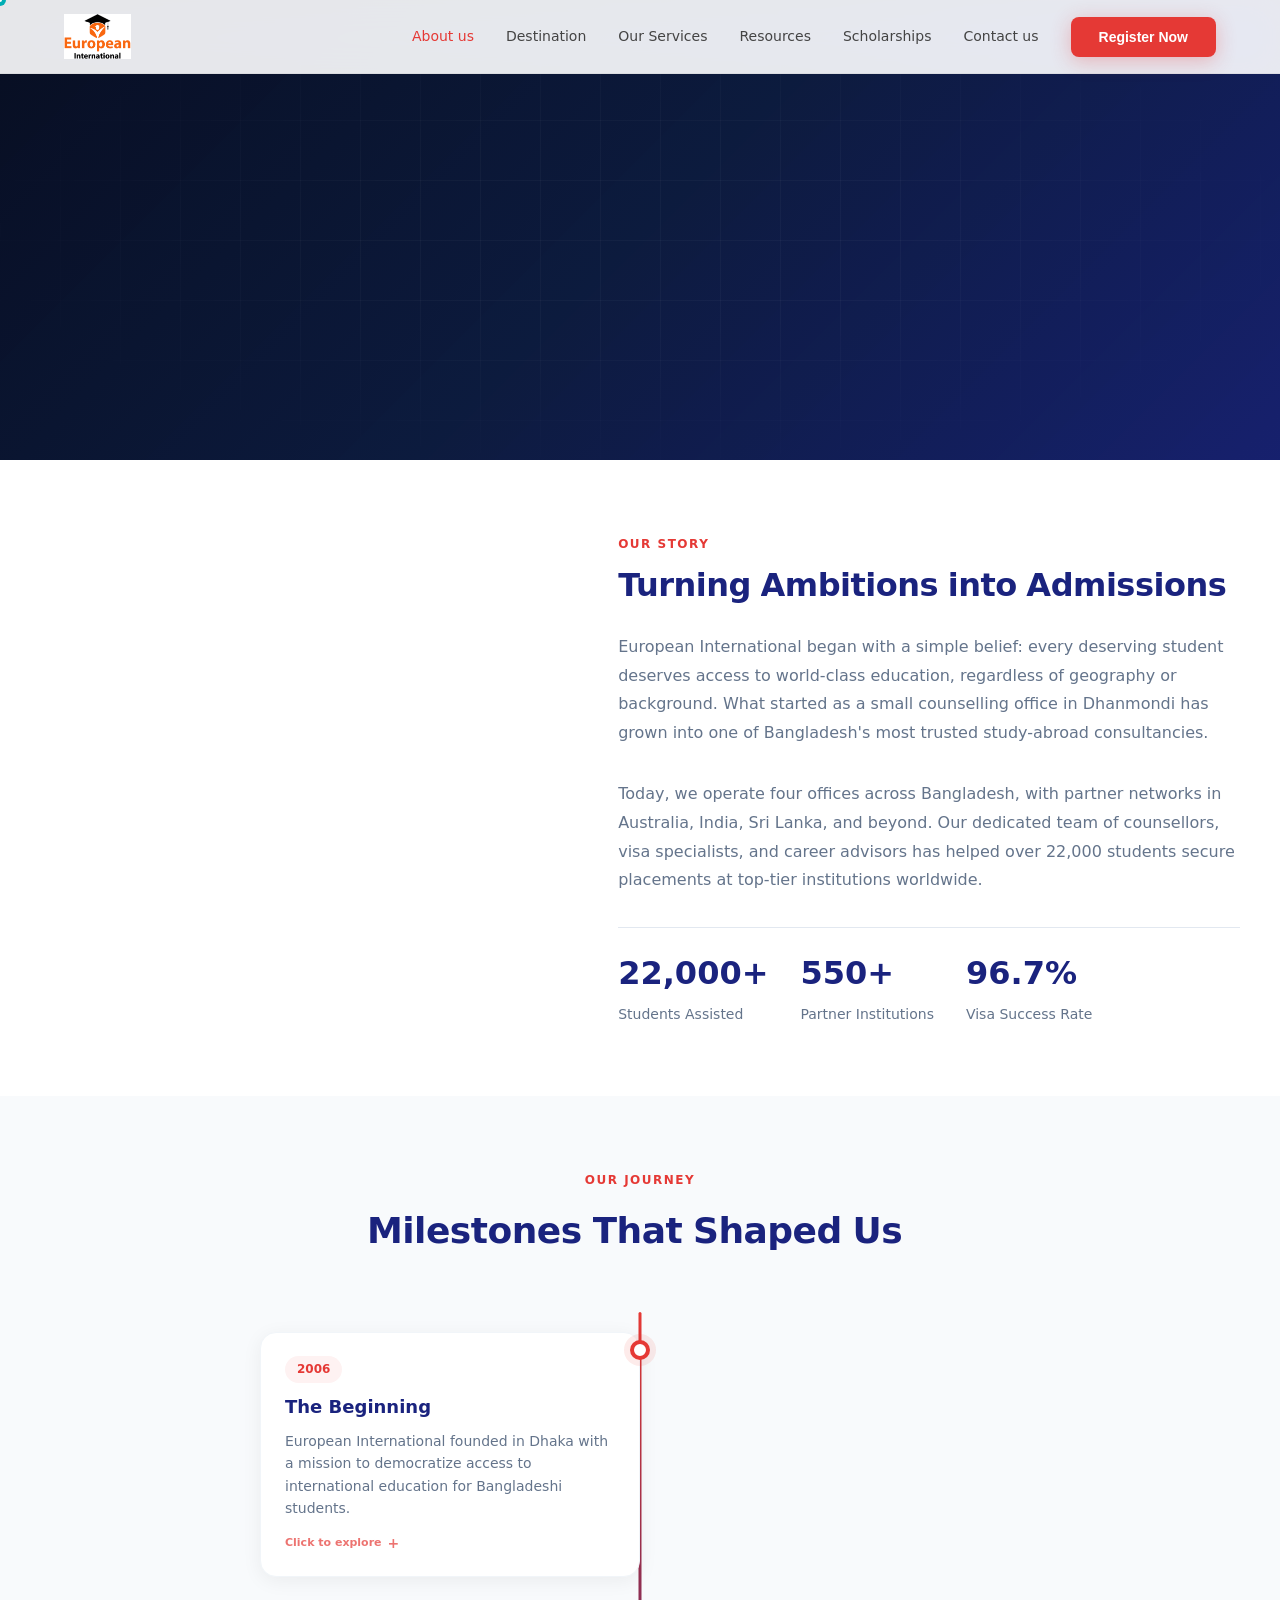
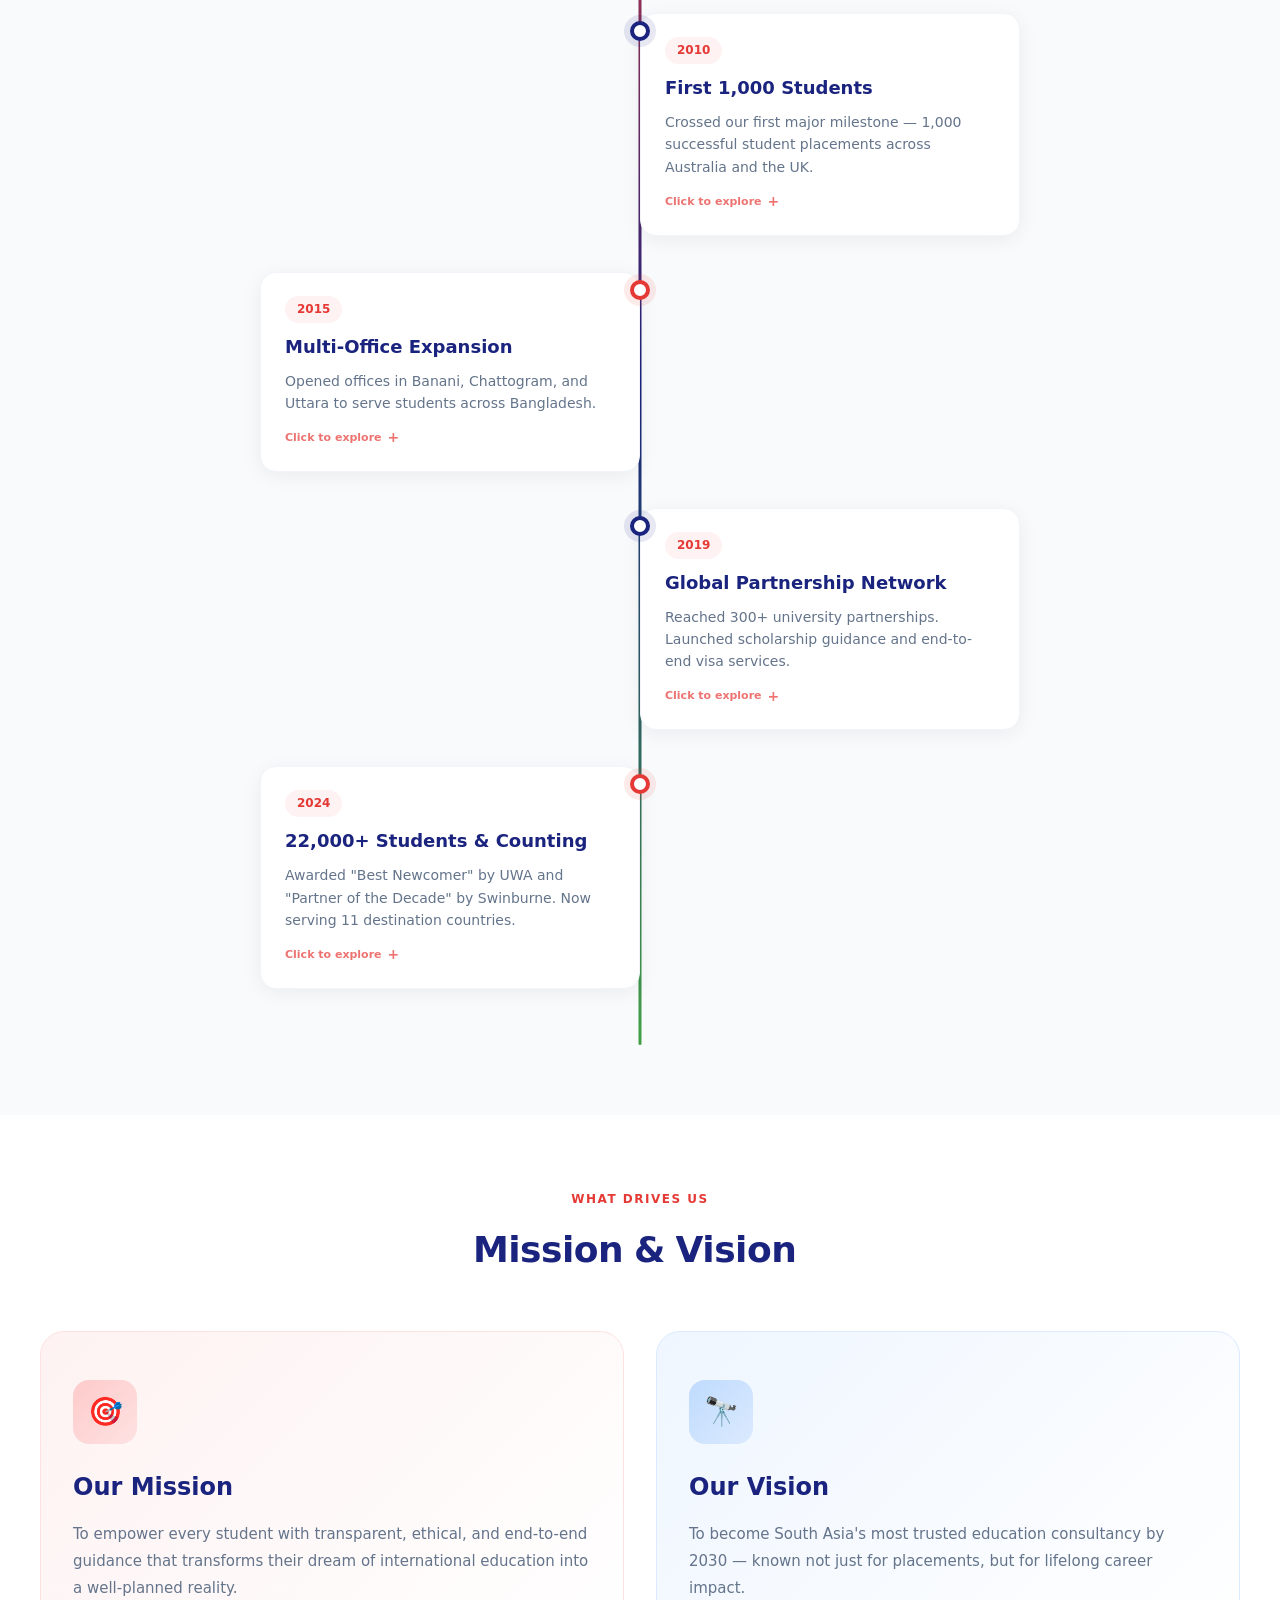
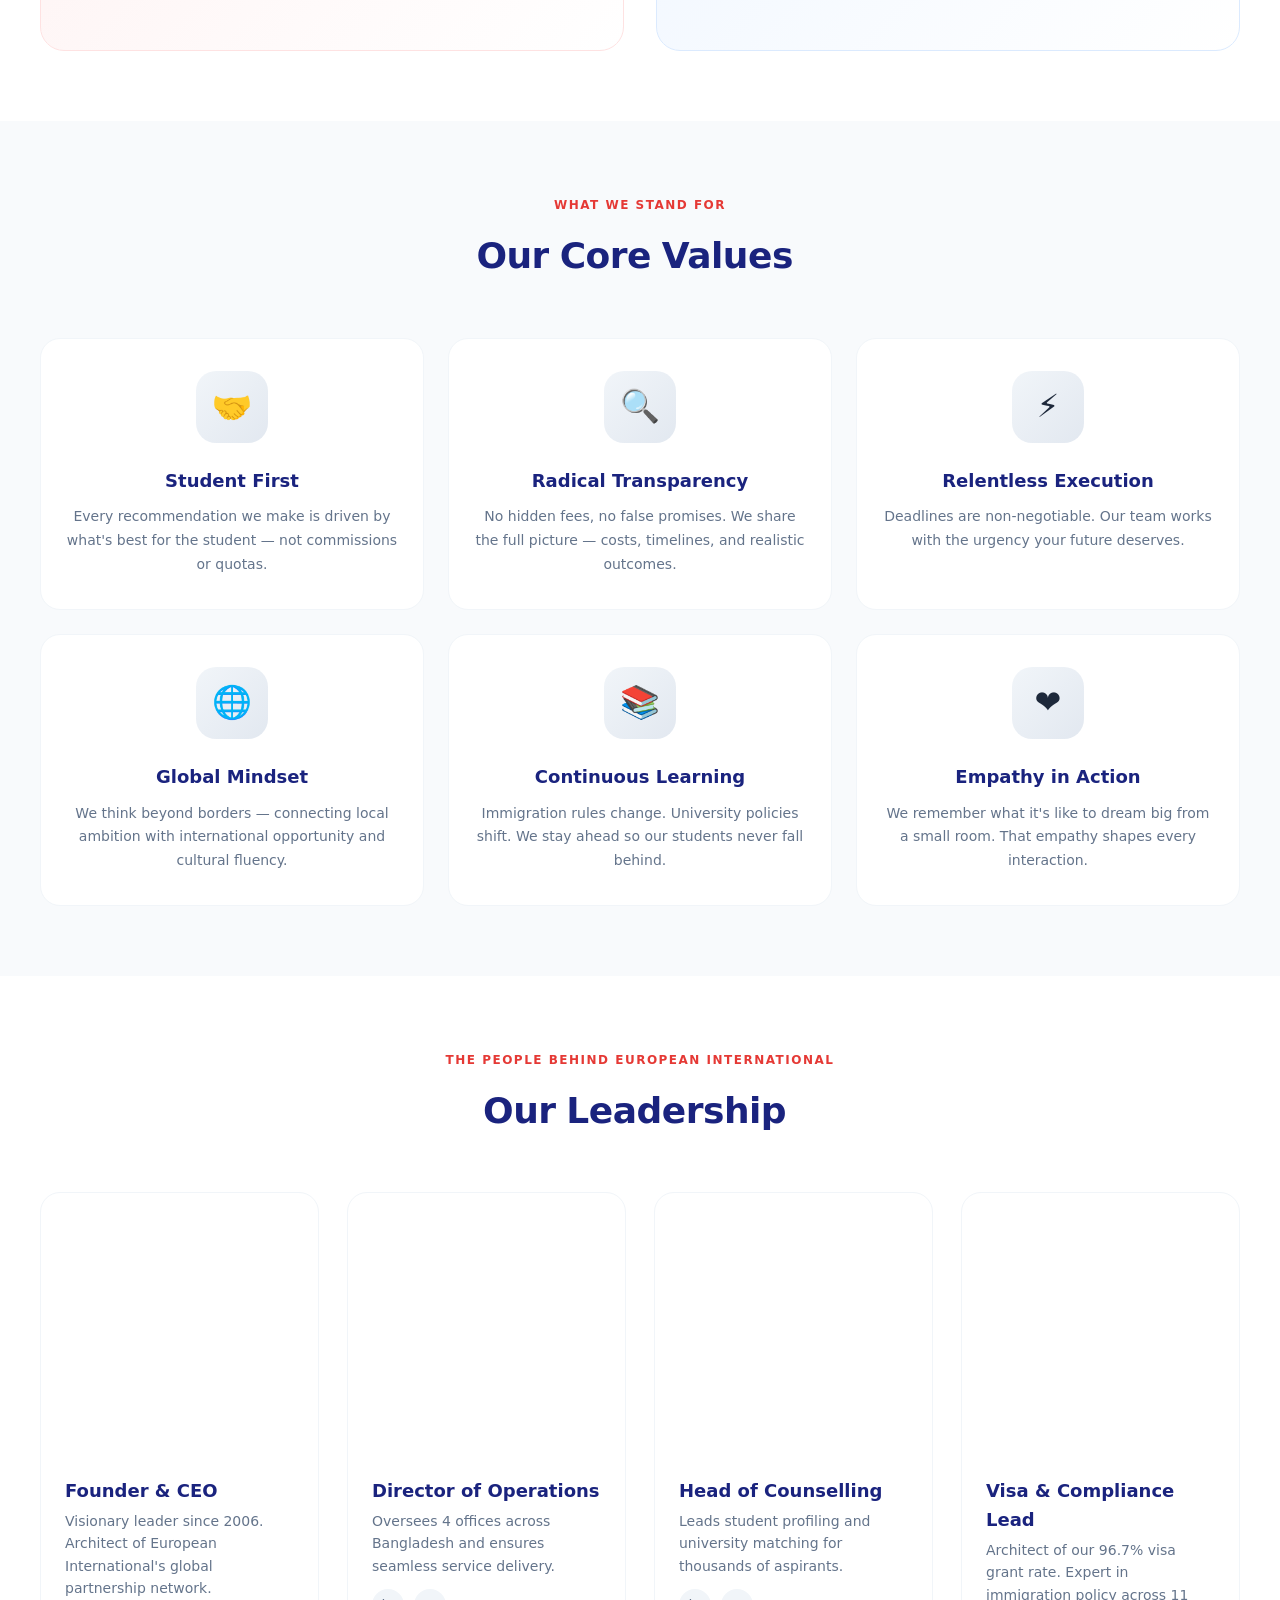
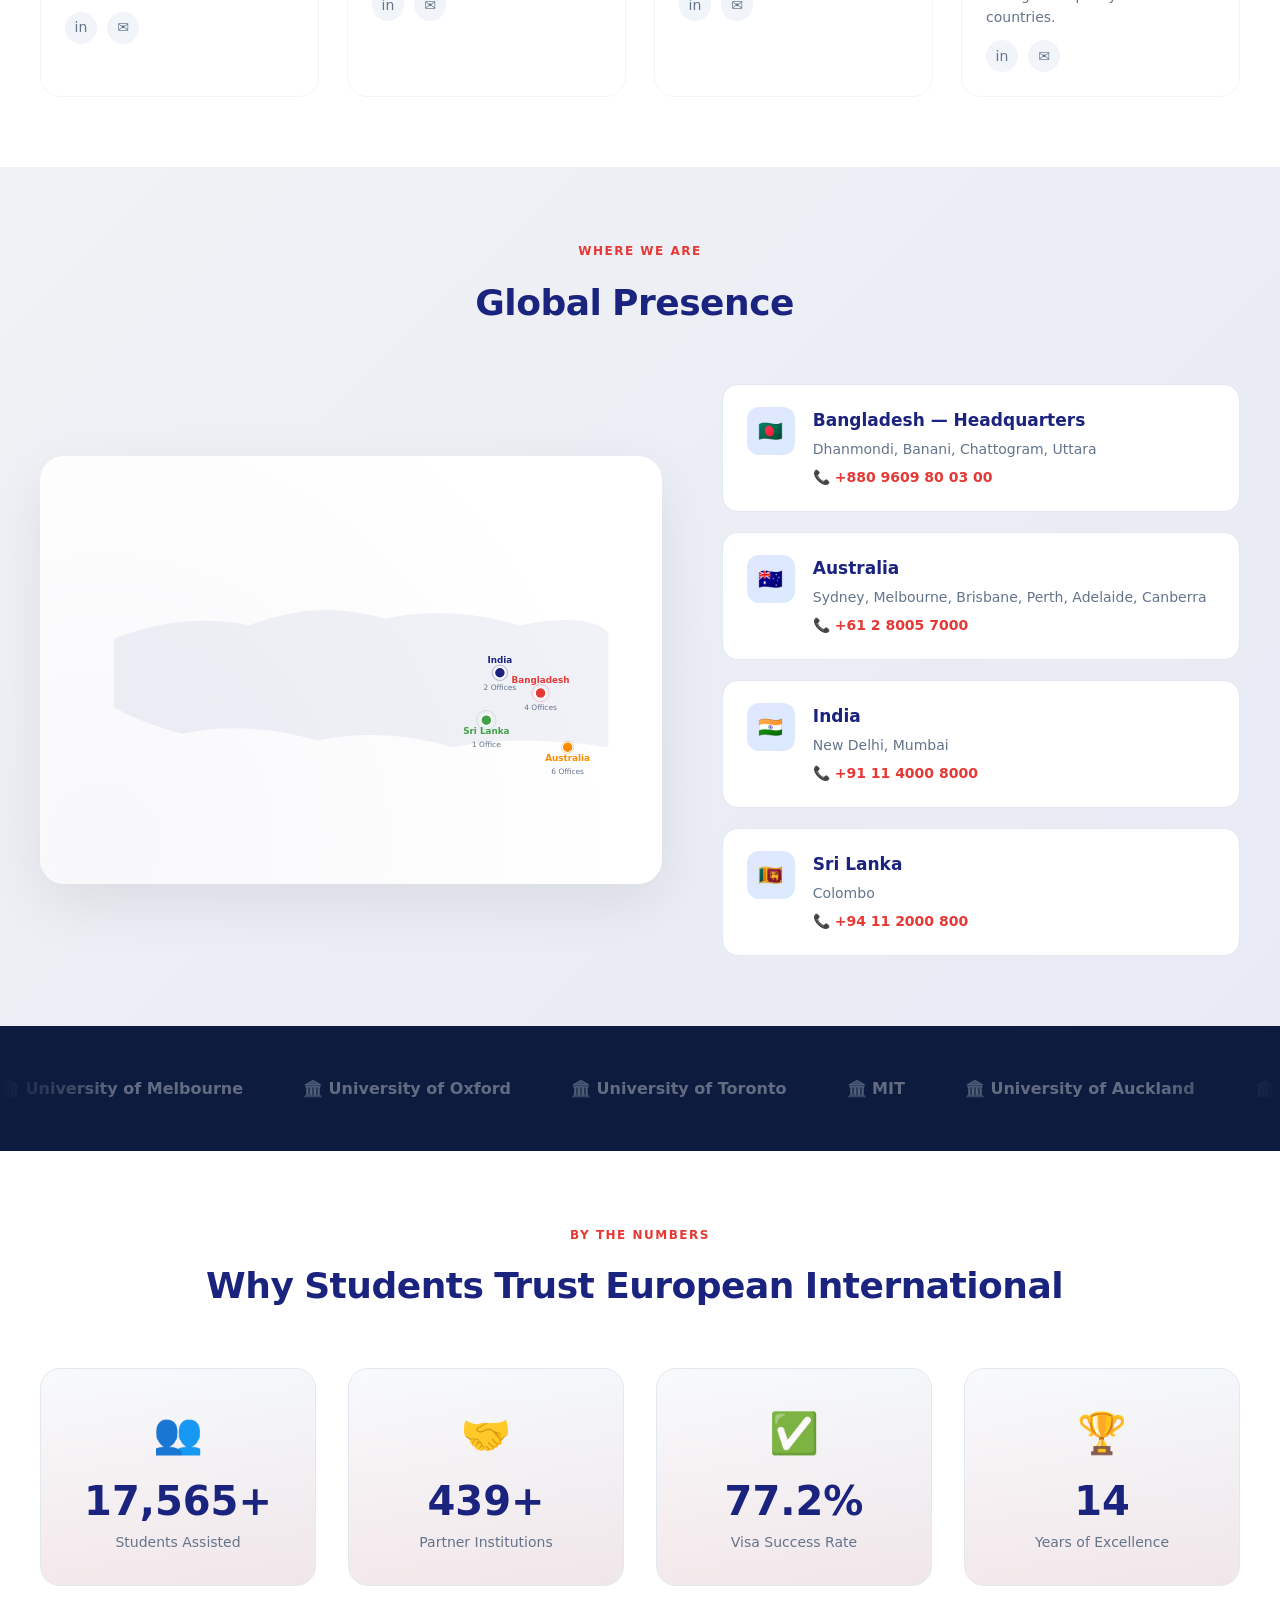
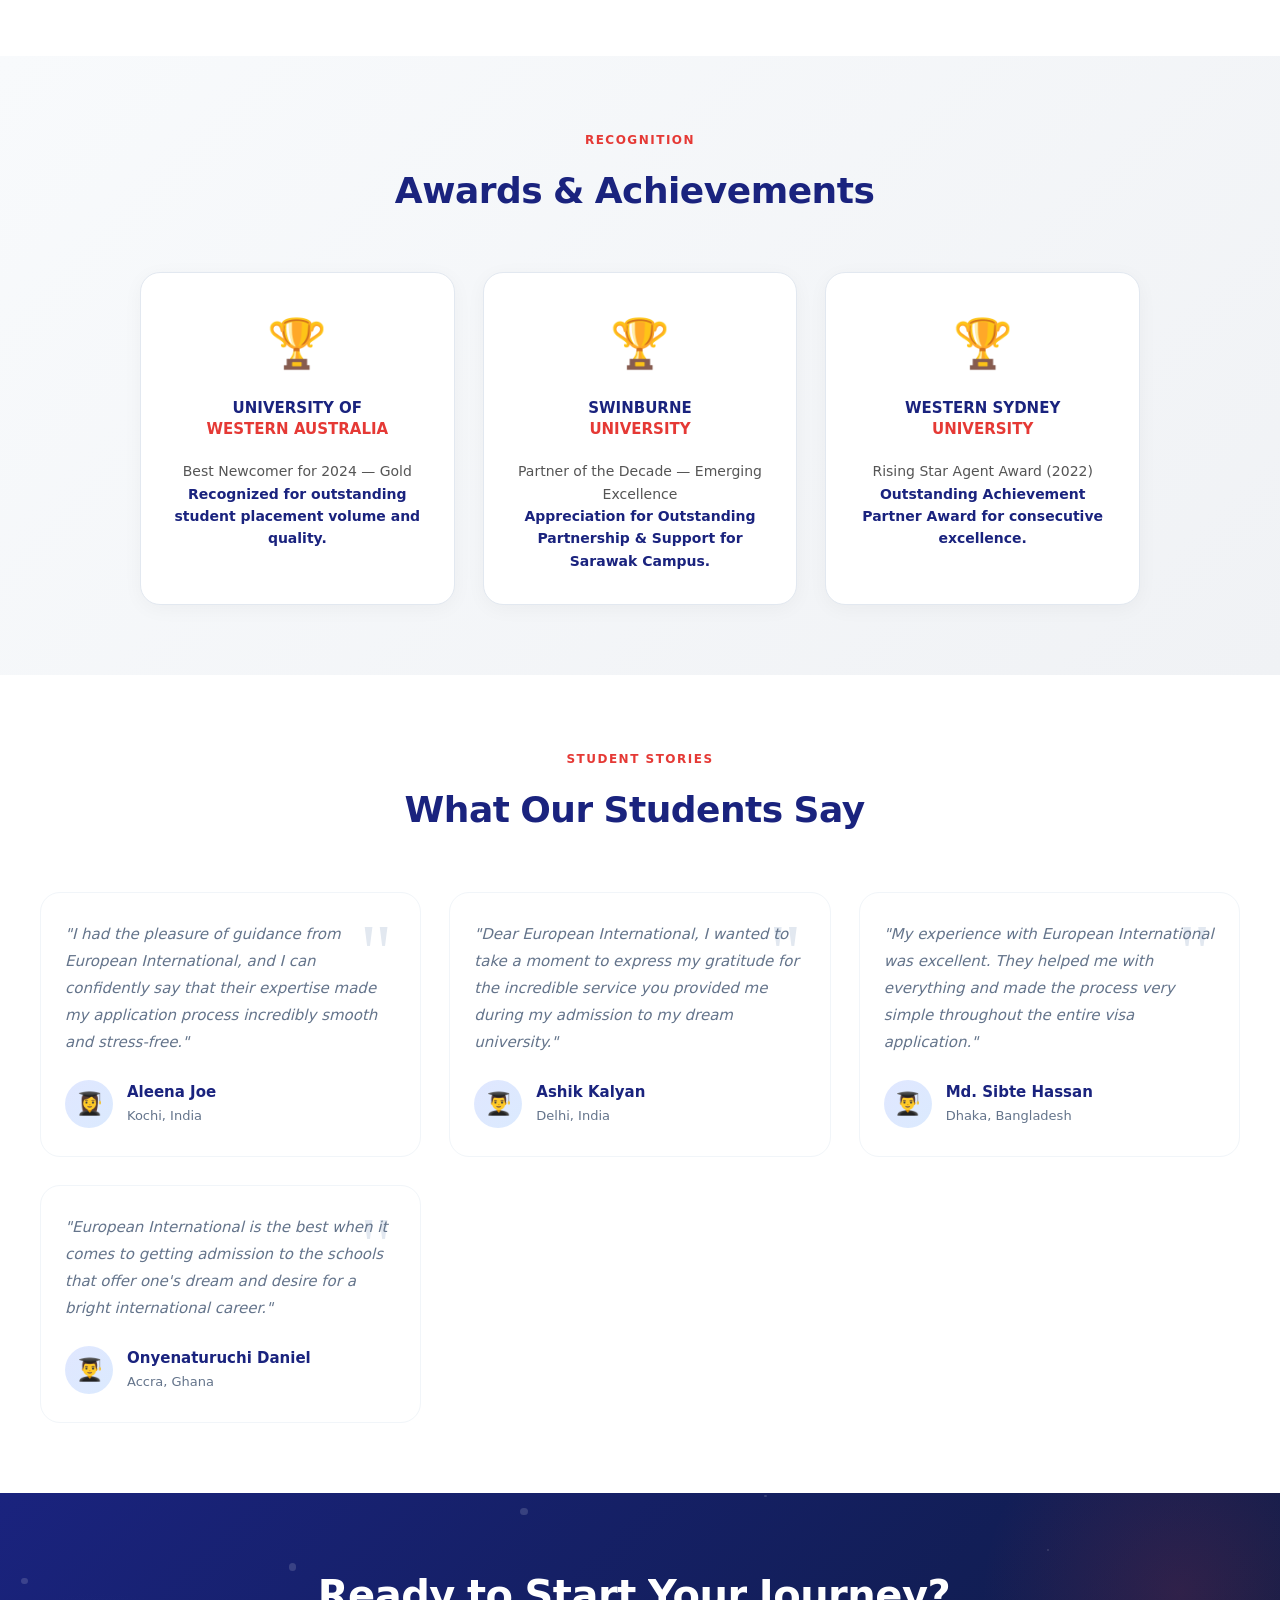
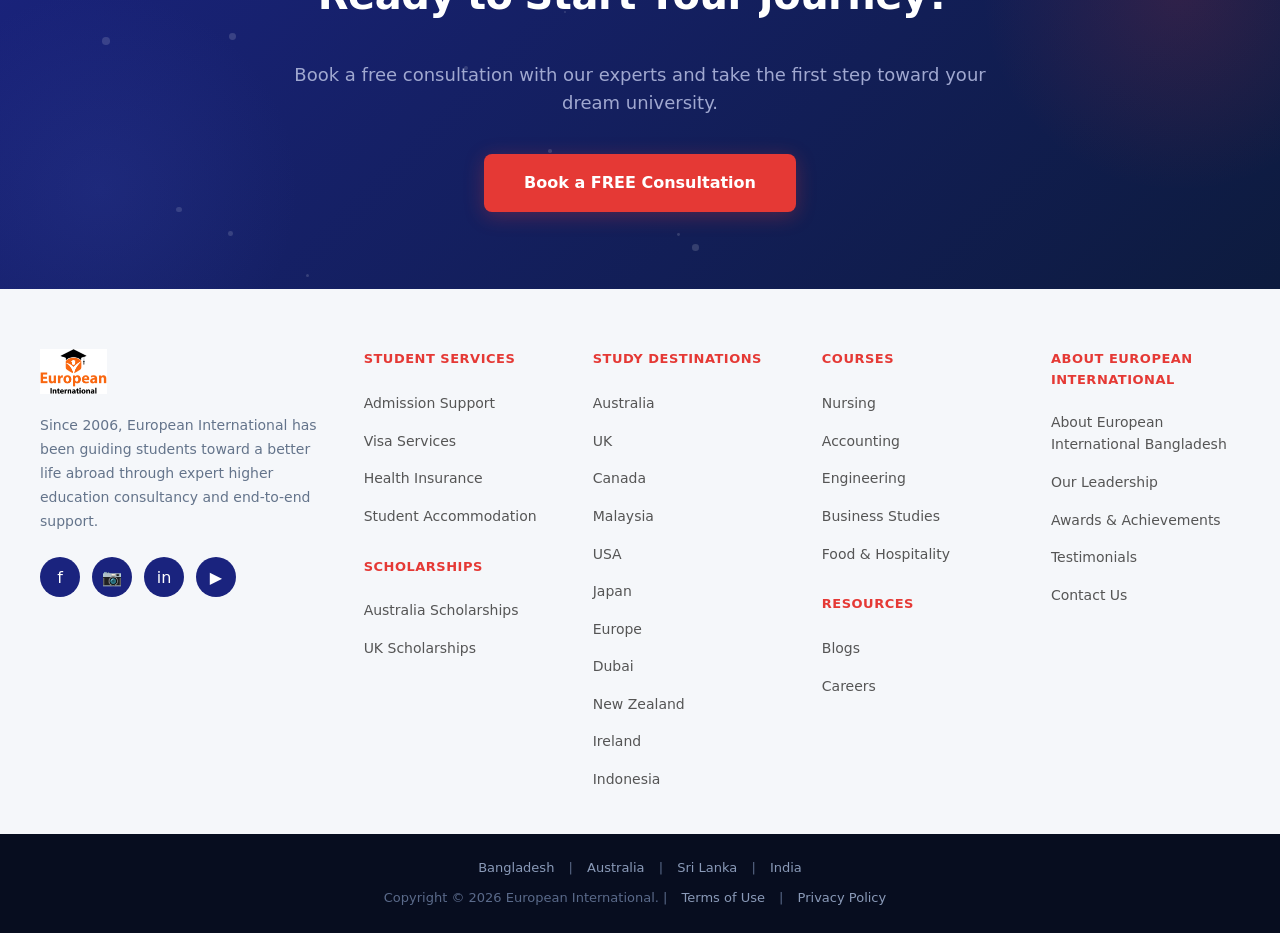
<file: about.html>
<!DOCTYPE html>
<html lang="en">
<head>
<meta charset="UTF-8">
<meta name="viewport" content="width=device-width, initial-scale=1.0">
<title>About Us — European International</title>
<link rel="stylesheet" href="css/about.css">
</head>
<body>

<!-- Custom Cursor -->
<div class="cursor" id="cursor"></div>
<div class="cursor-dot" id="cursorDot"></div>
<div class="scroll-progress" id="scrollProgress"></div>

<!-- Section Indicator -->
<nav class="section-indicator" id="sectionIndicator">
  <a href="#story" data-label="Story"></a>
  <a href="#timeline" data-label="Journey"></a>
  <a href="#mission" data-label="Mission"></a>
  <a href="#values" data-label="Values"></a>
  <a href="#team" data-label="Team"></a>
  <a href="#presence" data-label="Offices"></a>
  <a href="#awards" data-label="Awards"></a>
  <a href="#testimonials" data-label="Reviews"></a>
</nav>

<!-- Header -->
<header id="header">
  <div class="nav-container">
    <a href="index.html" class="logo">
      <img src="images/europeanbdlogo.png" alt="European International" style="height: 45px;">
    </a>
    <nav class="nav-links">
      <a href="about.html" style="color:var(--red);">About us</a>
      <a href="index.html#destinations">Destination</a>
      <a href="services.html">Our Services</a>
      <a href="resources.html">Resources</a>
      <a href="scholarships.html">Scholarships</a>
      <a href="contact.html">Contact us</a>
      <button class="btn-primary magnetic">Register Now</button>
    </nav>
    <div class="mobile-menu">☰</div>
  </div>
</header>

<!-- Hero -->
<section class="page-hero" id="hero">
  <div class="hero-bg-img" id="heroBg"></div>
  <div class="hero-overlay"></div>
  <div class="hero-grid"></div>
  <div class="hero-content">
    <div class="breadcrumb">
      <a href="index.html">Home</a> <span>/</span> <span style="color:#fff;">About Us</span>
    </div>
    <h1>About European International</h1>
    <p>Since 2006, we've been bridging dreams and destinations — guiding students from Bangladesh toward world-class education across 11 countries.</p>
  </div>
</section>

<!-- Our Story -->
<section class="section story-section" id="story">
  <div class="container">
    <div class="story-grid">
      <div class="story-visual clip-reveal">
        <div class="story-visual-inner">
          <div class="big-num">06</div>
          <h3>Founded in 2006</h3>
          <p>From a single desk in Dhaka to a global network of 550+ university partnerships across four countries.</p>
        </div>
      </div>
      <div class="story-content reveal-right">
        <div class="section-label">Our Story</div>
        <h3 class="has-reveal">Turning Ambitions into Admissions</h3>
        <p>European International began with a simple belief: every deserving student deserves access to world-class education, regardless of geography or background. What started as a small counselling office in Dhanmondi has grown into one of Bangladesh's most trusted study-abroad consultancies.</p>
        <p>Today, we operate four offices across Bangladesh, with partner networks in Australia, India, Sri Lanka, and beyond. Our dedicated team of counsellors, visa specialists, and career advisors has helped over 22,000 students secure placements at top-tier institutions worldwide.</p>
        <div class="story-stats-inline">
          <div class="story-stat">
            <h4>22,000+</h4>
            <p>Students Assisted</p>
          </div>
          <div class="story-stat">
            <h4>550+</h4>
            <p>Partner Institutions</p>
          </div>
          <div class="story-stat">
            <h4>96.7%</h4>
            <p>Visa Success Rate</p>
          </div>
        </div>
      </div>
    </div>
  </div>
</section>

<!-- Timeline -->
<section class="section timeline-section" id="timeline">
  <div class="container">
    <div class="section-header reveal">
      <div class="section-label">Our Journey</div>
      <h2 class="has-reveal">Milestones That Shaped Us</h2>
    </div>
    <div class="timeline">
      <div class="timeline-item reveal" onclick="toggleTimeline(this)">
        <div class="timeline-dot"></div>
        <div class="timeline-card">
          <span class="timeline-year">2006</span>
          <h4>The Beginning</h4>
          <p>European International founded in Dhaka with a mission to democratize access to international education for Bangladeshi students.</p>
          <div class="expand-hint">Click to explore</div>
          <div class="timeline-details">
            <ul>
              <li>Started with 2 counsellors and a single desk in Dhanmondi</li>
              <li>First partnerships with 3 Australian universities</li>
              <li>Initial focus: undergraduate admissions only</li>
            </ul>
          </div>
        </div>
      </div>
      <div class="timeline-item reveal" onclick="toggleTimeline(this)">
        <div class="timeline-dot"></div>
        <div class="timeline-card">
          <span class="timeline-year">2010</span>
          <h4>First 1,000 Students</h4>
          <p>Crossed our first major milestone — 1,000 successful student placements across Australia and the UK.</p>
          <div class="expand-hint">Click to explore</div>
          <div class="timeline-details">
            <ul>
              <li>Expanded services to include UK and Canada destinations</li>
              <li>Launched visa filing support as a core offering</li>
              <li>Hired first dedicated visa compliance officer</li>
            </ul>
          </div>
        </div>
      </div>
      <div class="timeline-item reveal" onclick="toggleTimeline(this)">
        <div class="timeline-dot"></div>
        <div class="timeline-card">
          <span class="timeline-year">2015</span>
          <h4>Multi-Office Expansion</h4>
          <p>Opened offices in Banani, Chattogram, and Uttara to serve students across Bangladesh.</p>
          <div class="expand-hint">Click to explore</div>
          <div class="timeline-details">
            <ul>
              <li>Banani office opened to serve Gulshan-Banani corridor</li>
              <li>Chattogram office for southeast Bangladesh students</li>
              <li>Uttara office for airport-zone and northern Dhaka access</li>
            </ul>
          </div>
        </div>
      </div>
      <div class="timeline-item reveal" onclick="toggleTimeline(this)">
        <div class="timeline-dot"></div>
        <div class="timeline-card">
          <span class="timeline-year">2019</span>
          <h4>Global Partnership Network</h4>
          <p>Reached 300+ university partnerships. Launched scholarship guidance and end-to-end visa services.</p>
          <div class="expand-hint">Click to explore</div>
          <div class="timeline-details">
            <ul>
              <li>Added USA, Malaysia, and Dubai to destination portfolio</li>
              <li>Introduced health insurance and accommodation services</li>
              <li>Partnered with 50+ new institutions in a single year</li>
            </ul>
          </div>
        </div>
      </div>
      <div class="timeline-item reveal" onclick="toggleTimeline(this)">
        <div class="timeline-dot"></div>
        <div class="timeline-card">
          <span class="timeline-year">2024</span>
          <h4>22,000+ Students & Counting</h4>
          <p>Awarded "Best Newcomer" by UWA and "Partner of the Decade" by Swinburne. Now serving 11 destination countries.</p>
          <div class="expand-hint">Click to explore</div>
          <div class="timeline-details">
            <ul>
              <li>Best Newcomer Award — Gold (University of Western Australia)</li>
              <li>Partner of the Decade — Emerging Excellence (Swinburne)</li>
              <li>Rising Star Agent Award + Outstanding Achievement (Western Sydney)</li>
            </ul>
          </div>
        </div>
      </div>
    </div>
  </div>
</section>

<!-- Mission & Vision -->
<section class="section mission-section" id="mission">
  <div class="container">
    <div class="section-header reveal">
      <div class="section-label">What Drives Us</div>
      <h2 class="has-reveal">Mission & Vision</h2>
    </div>
    <div class="mv-grid stagger-children">
      <div class="mv-card mission reveal">
        <div class="mv-face front">
          <div class="mv-icon">🎯</div>
          <h3>Our Mission</h3>
          <p>To empower every student with transparent, ethical, and end-to-end guidance that transforms their dream of international education into a well-planned reality.</p>
        </div>
        <div class="mv-face back">
          <div class="quote-icon">❝</div>
          <h3>Student Voices</h3>
          <p>"I had the pleasure of guidance from European International, and I can confidently say that their expertise made my application process incredibly smooth and stress-free."</p>
          <p style="margin-top:12px; font-size:13px; color:#94a3b8;">— Aleena Joe, Kochi, India</p>
        </div>
      </div>
      <div class="mv-card vision reveal">
        <div class="mv-face front">
          <div class="mv-icon">🔭</div>
          <h3>Our Vision</h3>
          <p>To become South Asia's most trusted education consultancy by 2030 — known not just for placements, but for lifelong career impact.</p>
        </div>
        <div class="mv-face back">
          <div class="quote-icon">❝</div>
          <h3>Student Voices</h3>
          <p>"European International is the best when it comes to getting admission to the schools that offer one's dream and desire for a bright international career."</p>
          <p style="margin-top:12px; font-size:13px; color:#94a3b8;">— Onyenaturuchi Daniel, Accra, Ghana</p>
        </div>
      </div>
    </div>
  </div>
</section>

<!-- Core Values -->
<section class="section values-section" id="values">
  <div class="container">
    <div class="section-header reveal">
      <div class="section-label">What We Stand For</div>
      <h2 class="has-reveal">Our Core Values</h2>
    </div>
    <div class="values-grid stagger-children">
      <div class="value-card reveal">
        <div class="value-icon">🤝</div>
        <h4>Student First</h4>
        <p>Every recommendation we make is driven by what's best for the student — not commissions or quotas.</p>
      </div>
      <div class="value-card reveal">
        <div class="value-icon">🔍</div>
        <h4>Radical Transparency</h4>
        <p>No hidden fees, no false promises. We share the full picture — costs, timelines, and realistic outcomes.</p>
      </div>
      <div class="value-card reveal">
        <div class="value-icon">⚡</div>
        <h4>Relentless Execution</h4>
        <p>Deadlines are non-negotiable. Our team works with the urgency your future deserves.</p>
      </div>
      <div class="value-card reveal">
        <div class="value-icon">🌐</div>
        <h4>Global Mindset</h4>
        <p>We think beyond borders — connecting local ambition with international opportunity and cultural fluency.</p>
      </div>
      <div class="value-card reveal">
        <div class="value-icon">📚</div>
        <h4>Continuous Learning</h4>
        <p>Immigration rules change. University policies shift. We stay ahead so our students never fall behind.</p>
      </div>
      <div class="value-card reveal">
        <div class="value-icon">❤️</div>
        <h4>Empathy in Action</h4>
        <p>We remember what it's like to dream big from a small room. That empathy shapes every interaction.</p>
      </div>
    </div>
  </div>
</section>

<!-- Leadership -->
<section class="section leadership-section" id="team">
  <div class="container">
    <div class="section-header reveal">
      <div class="section-label">The People Behind European International</div>
      <h2 class="has-reveal">Our Leadership</h2>
    </div>
    <div class="team-grid stagger-children">
      <div class="team-card reveal">
        <div class="team-photo reveal-photo">
          <div class="team-photo-placeholder">👤</div>
        </div>
        <div class="team-info">
          <h4>Founder & CEO</h4>
          <p>Visionary leader since 2006. Architect of European International's global partnership network.</p>
          <div class="team-social">
            <a href="#"><span>in</span></a>
            <a href="#"><span>✉</span></a>
          </div>
        </div>
        <div class="team-hover-overlay">
          <h5>Founder & CEO</h5>
          <p>Started European International with a dream to democratize education access. Today oversees partnerships across 11 countries.</p>
          <a href="#">Read full profile →</a>
        </div>
      </div>
      <div class="team-card reveal">
        <div class="team-photo reveal-photo">
          <div class="team-photo-placeholder">👤</div>
        </div>
        <div class="team-info">
          <h4>Director of Operations</h4>
          <p>Oversees 4 offices across Bangladesh and ensures seamless service delivery.</p>
          <div class="team-social">
            <a href="#"><span>in</span></a>
            <a href="#"><span>✉</span></a>
          </div>
        </div>
        <div class="team-hover-overlay">
          <h5>Director of Operations</h5>
          <p>Drives process excellence across all offices, ensuring every student receives timely and accurate guidance.</p>
          <a href="#">Read full profile →</a>
        </div>
      </div>
      <div class="team-card reveal">
        <div class="team-photo reveal-photo">
          <div class="team-photo-placeholder">👤</div>
        </div>
        <div class="team-info">
          <h4>Head of Counselling</h4>
          <p>Leads student profiling and university matching for thousands of aspirants.</p>
          <div class="team-social">
            <a href="#"><span>in</span></a>
            <a href="#"><span>✉</span></a>
          </div>
        </div>
        <div class="team-hover-overlay">
          <h5>Head of Counselling</h5>
          <p>Experienced education consultant specializing in medical, engineering, and business pathways across top global institutions.</p>
          <a href="#">Read full profile →</a>
        </div>
      </div>
      <div class="team-card reveal">
        <div class="team-photo reveal-photo">
          <div class="team-photo-placeholder">👤</div>
        </div>
        <div class="team-info">
          <h4>Visa & Compliance Lead</h4>
          <p>Architect of our 96.7% visa grant rate. Expert in immigration policy across 11 countries.</p>
          <div class="team-social">
            <a href="#"><span>in</span></a>
            <a href="#"><span>✉</span></a>
          </div>
        </div>
        <div class="team-hover-overlay">
          <h5>Visa & Compliance Lead</h5>
          <p>Deep expertise in visa assessment criteria across all destination countries. Ensures every application meets embassy standards before submission.</p>
          <a href="#">Read full profile →</a>
        </div>
      </div>
    </div>
  </div>
</section>

<!-- Global Presence -->
<section class="section presence-section" id="presence">
  <div class="container">
    <div class="section-header reveal">
      <div class="section-label">Where We Are</div>
      <h2 class="has-reveal">Global Presence</h2>
    </div>
    <div class="presence-grid">
      <div class="presence-map reveal-left" id="presenceMap">
        <svg width="100%" height="340" viewBox="0 0 800 320" style="position:relative; z-index:2;">
          <path fill="#1a237e" opacity="0.06" d="M50,120 Q150,80 250,100 Q350,60 450,90 Q550,70 650,100 Q750,80 780,110 L780,280 Q650,260 550,280 Q450,250 350,270 Q250,240 150,260 Q80,240 50,220 Z"/>
          <g class="map-marker" data-office="bd" style="color:#e53935; cursor:pointer;" transform="translate(680, 200)">
            <circle r="8" fill="currentColor" stroke="#fff" stroke-width="2"/>
            <circle r="16" fill="none" stroke="currentColor" stroke-width="1" opacity="0.4">
              <animate attributeName="r" values="8;20;8" dur="2s" repeatCount="indefinite"/>
              <animate attributeName="opacity" values="0.6;0;0.6" dur="2s" repeatCount="indefinite"/>
            </circle>
          </g>
          <text x="680" y="185" text-anchor="middle" font-size="13" fill="#e53935" font-weight="700">Bangladesh</text>
          <text x="680" y="225" text-anchor="middle" font-size="11" fill="#64748b">4 Offices</text>
          <g class="map-marker" data-office="au" style="color:#fb8c00; cursor:pointer;" transform="translate(720, 280)">
            <circle r="8" fill="currentColor" stroke="#fff" stroke-width="2"/>
            <circle r="16" fill="none" stroke="currentColor" stroke-width="1" opacity="0.4">
              <animate attributeName="r" values="8;20;8" dur="2.3s" repeatCount="indefinite"/>
              <animate attributeName="opacity" values="0.6;0;0.6" dur="2.3s" repeatCount="indefinite"/>
            </circle>
          </g>
          <text x="720" y="300" text-anchor="middle" font-size="13" fill="#fb8c00" font-weight="700">Australia</text>
          <text x="720" y="320" text-anchor="middle" font-size="11" fill="#64748b">6 Offices</text>
          <g class="map-marker" data-office="in" style="color:#1a237e; cursor:pointer;" transform="translate(620, 170)">
            <circle r="8" fill="currentColor" stroke="#fff" stroke-width="2"/>
            <circle r="16" fill="none" stroke="currentColor" stroke-width="1" opacity="0.4">
              <animate attributeName="r" values="8;20;8" dur="2.1s" repeatCount="indefinite"/>
              <animate attributeName="opacity" values="0.6;0;0.6" dur="2.1s" repeatCount="indefinite"/>
            </circle>
          </g>
          <text x="620" y="155" text-anchor="middle" font-size="13" fill="#1a237e" font-weight="700">India</text>
          <text x="620" y="195" text-anchor="middle" font-size="11" fill="#64748b">2 Offices</text>
          <g class="map-marker" data-office="lk" style="color:#43a047; cursor:pointer;" transform="translate(600, 240)">
            <circle r="8" fill="currentColor" stroke="#fff" stroke-width="2"/>
            <circle r="16" fill="none" stroke="currentColor" stroke-width="1" opacity="0.4">
              <animate attributeName="r" values="8;20;8" dur="1.9s" repeatCount="indefinite"/>
              <animate attributeName="opacity" values="0.6;0;0.6" dur="1.9s" repeatCount="indefinite"/>
            </circle>
          </g>
          <text x="600" y="260" text-anchor="middle" font-size="13" fill="#43a047" font-weight="700">Sri Lanka</text>
          <text x="600" y="280" text-anchor="middle" font-size="11" fill="#64748b">1 Office</text>
        </svg>
        <div class="map-tooltip" id="mapTooltip">
          <h5 id="tooltipTitle">Office</h5>
          <p id="tooltipAddr">Address</p>
          <a href="#" id="tooltipPhone">Phone</a>
        </div>
      </div>
      <div class="presence-offices reveal-right">
        <div class="presence-office" data-office="bd">
          <div class="office-icon">🇧🇩</div>
          <div>
            <h4>Bangladesh — Headquarters</h4>
            <p>Dhanmondi, Banani, Chattogram, Uttara</p>
            <div class="phone">📞 +880 9609 80 03 00</div>
          </div>
        </div>
        <div class="presence-office" data-office="au">
          <div class="office-icon">🇦🇺</div>
          <div>
            <h4>Australia</h4>
            <p>Sydney, Melbourne, Brisbane, Perth, Adelaide, Canberra</p>
            <div class="phone">📞 +61 2 8005 7000</div>
          </div>
        </div>
        <div class="presence-office" data-office="in">
          <div class="office-icon">🇮🇳</div>
          <div>
            <h4>India</h4>
            <p>New Delhi, Mumbai</p>
            <div class="phone">📞 +91 11 4000 8000</div>
          </div>
        </div>
        <div class="presence-office" data-office="lk">
          <div class="office-icon">🇱🇰</div>
          <div>
            <h4>Sri Lanka</h4>
            <p>Colombo</p>
            <div class="phone">📞 +94 11 2000 800</div>
          </div>
        </div>
      </div>
    </div>
  </div>
</section>

<!-- Partners Marquee -->
<section class="partners-section">
  <div class="partners-track">
    <div class="partner-item">🏛️ University of Melbourne</div>
    <div class="partner-item">🏛️ University of Oxford</div>
    <div class="partner-item">🏛️ University of Toronto</div>
    <div class="partner-item">🏛️ MIT</div>
    <div class="partner-item">🏛️ University of Auckland</div>
    <div class="partner-item">🏛️ American University Dubai</div>
    <div class="partner-item">🏛️ University of Malaya</div>
    <div class="partner-item">🏛️ University of Tokyo</div>
    <div class="partner-item">🏛️ Trinity College Dublin</div>
    <div class="partner-item">🏛️ National University Singapore</div>
    <div class="partner-item">🏛️ University of Melbourne</div>
    <div class="partner-item">🏛️ University of Oxford</div>
    <div class="partner-item">🏛️ University of Toronto</div>
    <div class="partner-item">🏛️ MIT</div>
    <div class="partner-item">🏛️ University of Auckland</div>
    <div class="partner-item">🏛️ American University Dubai</div>
    <div class="partner-item">🏛️ University of Malaya</div>
    <div class="partner-item">🏛️ University of Tokyo</div>
    <div class="partner-item">🏛️ Trinity College Dublin</div>
    <div class="partner-item">🏛️ National University Singapore</div>
  </div>
</section>

<!-- Trust Stats -->
<section class="section trust-section" id="stats">
  <div class="container">
    <div class="section-header reveal">
      <div class="section-label">By The Numbers</div>
      <h2 class="has-reveal">Why Students Trust European International</h2>
    </div>
    <div class="trust-grid stagger-children">
      <div class="trust-card reveal" data-fill="85">
        <span class="trust-icon">👥</span>
        <div class="trust-number" data-target="22000" data-suffix="+">0</div>
        <div class="trust-label">Students Assisted</div>
      </div>
      <div class="trust-card reveal" data-fill="70">
        <span class="trust-icon">🤝</span>
        <div class="trust-number" data-target="550" data-suffix="+">0</div>
        <div class="trust-label">Partner Institutions</div>
      </div>
      <div class="trust-card reveal" data-fill="95">
        <span class="trust-icon">✅</span>
        <div class="trust-number" data-target="96.7" data-suffix="%">0</div>
        <div class="trust-label">Visa Success Rate</div>
      </div>
      <div class="trust-card reveal" data-fill="60">
        <span class="trust-icon">🏆</span>
        <div class="trust-number" data-target="18" data-suffix="">0</div>
        <div class="trust-label">Years of Excellence</div>
      </div>
    </div>
  </div>
</section>

<!-- Awards Wall -->
<section class="section awards-wall-section" id="awards">
  <div class="container">
    <div class="section-header reveal">
      <div class="section-label">Recognition</div>
      <h2 class="has-reveal">Awards & Achievements</h2>
    </div>
    <div class="awards-wall stagger-children">
      <div class="award-wall-card reveal">
        <span class="awtrophy">🏆</span>
        <div class="award-logo-big">UNIVERSITY OF<br><span>WESTERN AUSTRALIA</span></div>
        <p>Best Newcomer for 2024 — Gold<br><strong style="color:var(--navy-light);">Recognized for outstanding student placement volume and quality.</strong></p>
      </div>
      <div class="award-wall-card reveal">
        <span class="awtrophy">🏆</span>
        <div class="award-logo-big">SWINBURNE<br><span>UNIVERSITY</span></div>
        <p>Partner of the Decade — Emerging Excellence<br><strong style="color:var(--navy-light);">Appreciation for Outstanding Partnership & Support for Sarawak Campus.</strong></p>
      </div>
      <div class="award-wall-card reveal">
        <span class="awtrophy">🏆</span>
        <div class="award-logo-big">WESTERN SYDNEY<br><span>UNIVERSITY</span></div>
        <p>Rising Star Agent Award (2022)<br><strong style="color:var(--navy-light);">Outstanding Achievement Partner Award for consecutive excellence.</strong></p>
      </div>
    </div>
  </div>
</section>

<!-- Testimonials -->
<section class="section testimonials-section" id="testimonials">
  <div class="container">
    <div class="section-header reveal">
      <div class="section-label">Student Stories</div>
      <h2 class="has-reveal">What Our Students Say</h2>
    </div>
    <div class="testimonials-grid stagger-children">
      <div class="testimonial-card reveal">
        <div class="testimonial-text">"I had the pleasure of guidance from European International, and I can confidently say that their expertise made my application process incredibly smooth and stress-free."</div>
        <div class="testimonial-author">
          <div class="testimonial-avatar">👩‍🎓</div>
          <div class="testimonial-author-info">
            <h5>Aleena Joe</h5>
            <p>Kochi, India</p>
          </div>
        </div>
      </div>
      <div class="testimonial-card reveal">
        <div class="testimonial-text">"Dear European International, I wanted to take a moment to express my gratitude for the incredible service you provided me during my admission to my dream university."</div>
        <div class="testimonial-author">
          <div class="testimonial-avatar">👨‍🎓</div>
          <div class="testimonial-author-info">
            <h5>Ashik Kalyan</h5>
            <p>Delhi, India</p>
          </div>
        </div>
      </div>
      <div class="testimonial-card reveal">
        <div class="testimonial-text">"My experience with European International was excellent. They helped me with everything and made the process very simple throughout the entire visa application."</div>
        <div class="testimonial-author">
          <div class="testimonial-avatar">👨‍🎓</div>
          <div class="testimonial-author-info">
            <h5>Md. Sibte Hassan</h5>
            <p>Dhaka, Bangladesh</p>
          </div>
        </div>
      </div>
      <div class="testimonial-card reveal">
        <div class="testimonial-text">"European International is the best when it comes to getting admission to the schools that offer one's dream and desire for a bright international career."</div>
        <div class="testimonial-author">
          <div class="testimonial-avatar">👨‍🎓</div>
          <div class="testimonial-author-info">
            <h5>Onyenaturuchi Daniel</h5>
            <p>Accra, Ghana</p>
          </div>
        </div>
      </div>
    </div>
  </div>
</section>

<!-- CTA Banner -->
<section class="cta-section" id="cta">
  <div class="cta-particles" id="ctaParticles"></div>
  <div class="cta-content reveal">
    <h2 class="has-reveal">Ready to Start Your Journey?</h2>
    <p>Book a free consultation with our experts and take the first step toward your dream university.</p>
    <a href="index.html#offices" class="btn-primary magnetic">Book a FREE Consultation</a>
  </div>
</section>

<!-- Footer -->
<footer class="footer-main">
  <div class="footer-grid">
    <div class="footer-brand reveal">
      <a href="index.html" class="logo">
        <img src="images/europeanbdlogo.png" alt="European International" style="height: 45px;">
      </a>
      <p>Since 2006, European International has been guiding students toward a better life abroad through expert higher education consultancy and end-to-end support.</p>
      <div class="social-links">
        <a href="#"><span>f</span></a>
        <a href="#"><span>📷</span></a>
        <a href="#"><span>in</span></a>
        <a href="#"><span>▶</span></a>
      </div>
    </div>
    <div class="footer-col reveal">
      <h4>Student Services</h4>
      <ul>
        <li><a href="services.html">Admission Support</a></li>
        <li><a href="services.html">Visa Services</a></li>
        <li><a href="services.html">Health Insurance</a></li>
        <li><a href="services.html">Student Accommodation</a></li>
      </ul>
      <h4 style="margin-top:28px;">Scholarships</h4>
      <ul>
        <li><a href="#">Australia Scholarships</a></li>
        <li><a href="#">UK Scholarships</a></li>
      </ul>
    </div>
    <div class="footer-col reveal">
      <h4>Study Destinations</h4>
      <ul>
        <li><a href="index.html#destinations">Australia</a></li>
        <li><a href="index.html#destinations">UK</a></li>
        <li><a href="index.html#destinations">Canada</a></li>
        <li><a href="index.html#destinations">Malaysia</a></li>
        <li><a href="index.html#destinations">USA</a></li>
        <li><a href="index.html#destinations">Japan</a></li>
        <li><a href="index.html#destinations">Europe</a></li>
        <li><a href="index.html#destinations">Dubai</a></li>
        <li><a href="index.html#destinations">New Zealand</a></li>
        <li><a href="index.html#destinations">Ireland</a></li>
        <li><a href="index.html#destinations">Indonesia</a></li>
      </ul>
    </div>
    <div class="footer-col reveal">
      <h4>Courses</h4>
      <ul>
        <li><a href="#">Nursing</a></li>
        <li><a href="#">Accounting</a></li>
        <li><a href="#">Engineering</a></li>
        <li><a href="#">Business Studies</a></li>
        <li><a href="#">Food & Hospitality</a></li>
      </ul>
      <h4 style="margin-top:28px;">Resources</h4>
      <ul>
        <li><a href="resources.html">Blogs</a></li>
        <li><a href="#">Careers</a></li>
      </ul>
    </div>
    <div class="footer-col reveal">
      <h4>About European International</h4>
      <ul>
        <li><a href="about.html">About European International Bangladesh</a></li>
        <li><a href="#team">Our Leadership</a></li>
        <li><a href="#awards">Awards & Achievements</a></li>
        <li><a href="#testimonials">Testimonials</a></li>
        <li><a href="index.html#offices">Contact Us</a></li>
      </ul>
    </div>
  </div>
</footer>

<!-- Bottom Bar -->
<div class="bottom-bar">
  <p><a href="#">Bangladesh</a> | <a href="#">Australia</a> | <a href="#">Sri Lanka</a> | <a href="#">India</a></p>
  <p style="margin-top:10px;">Copyright © 2026 European International. | <a href="#">Terms of Use</a> | <a href="#">Privacy Policy</a></p>
</div>

<!-- Scroll to Top -->
<button class="scroll-top" id="scrollTop">↑</button>

<script src="js/about.js"></script>
</body>
</html>
</file>
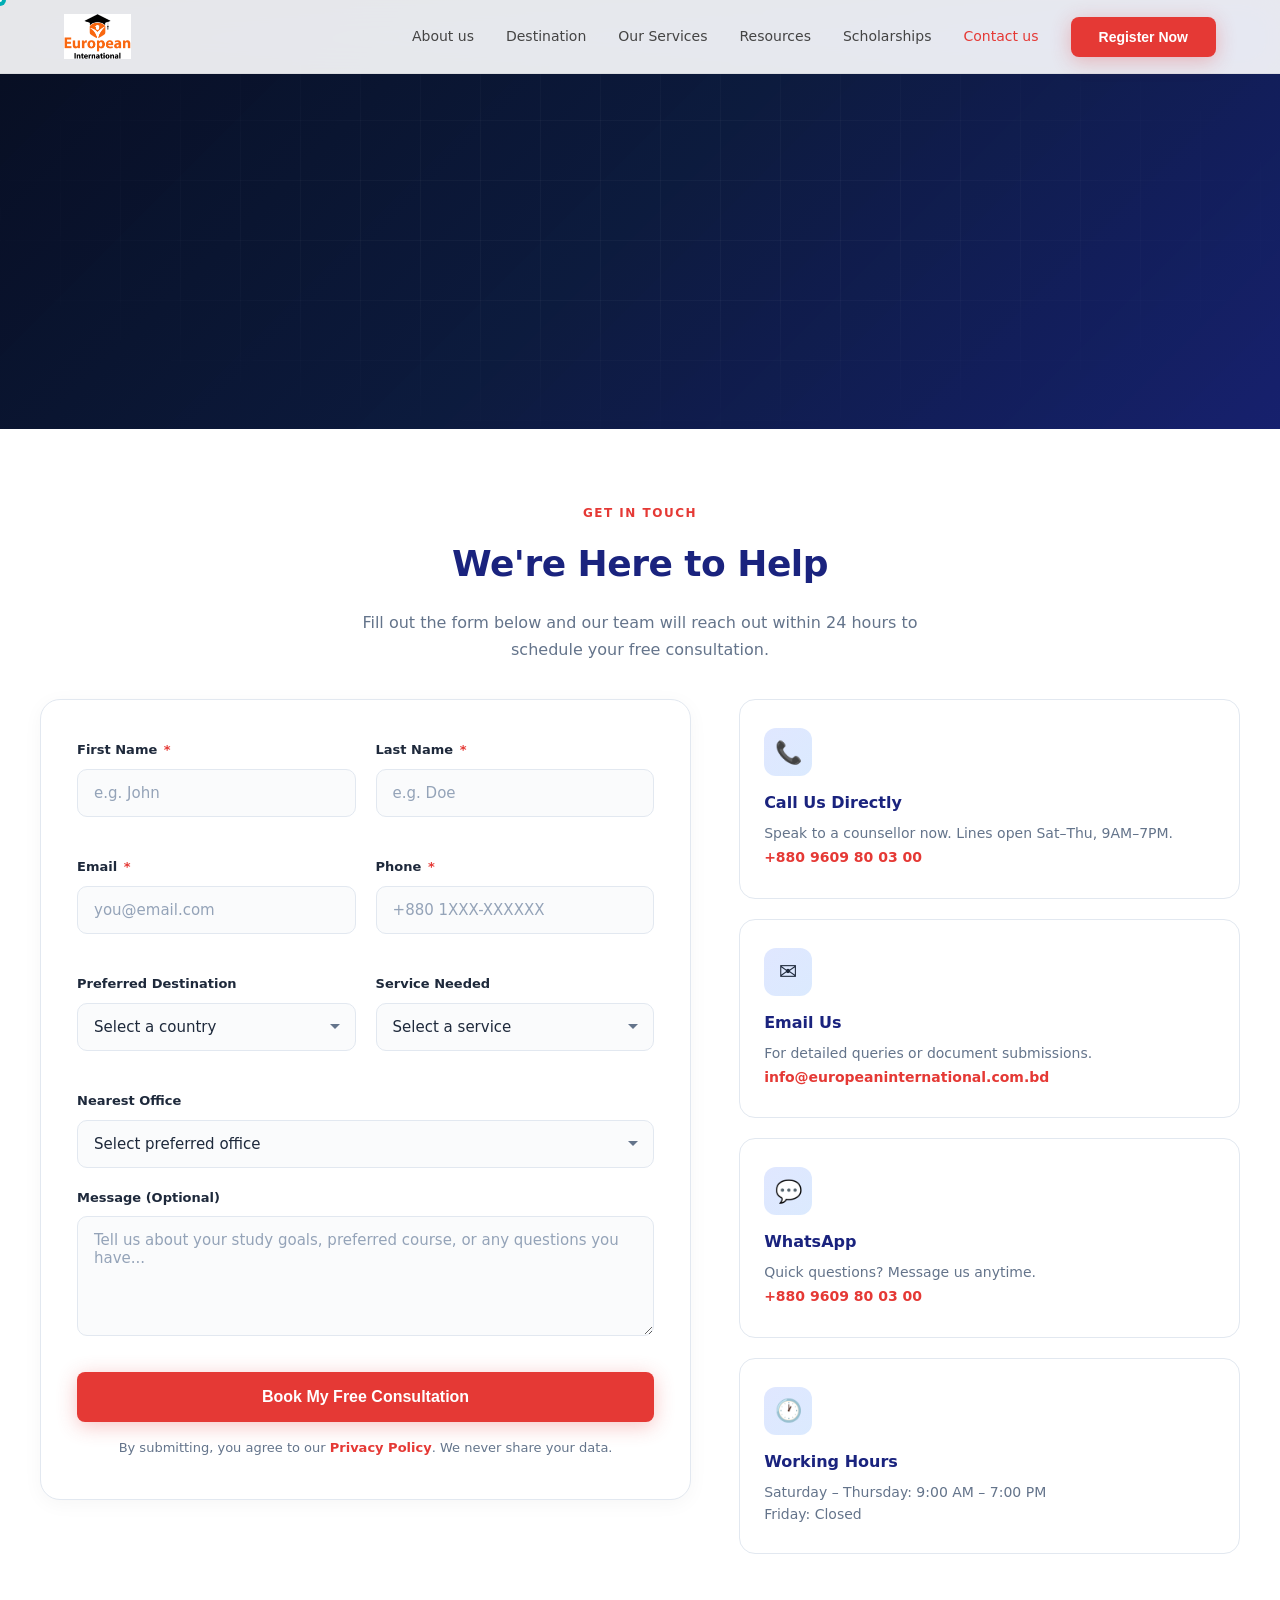
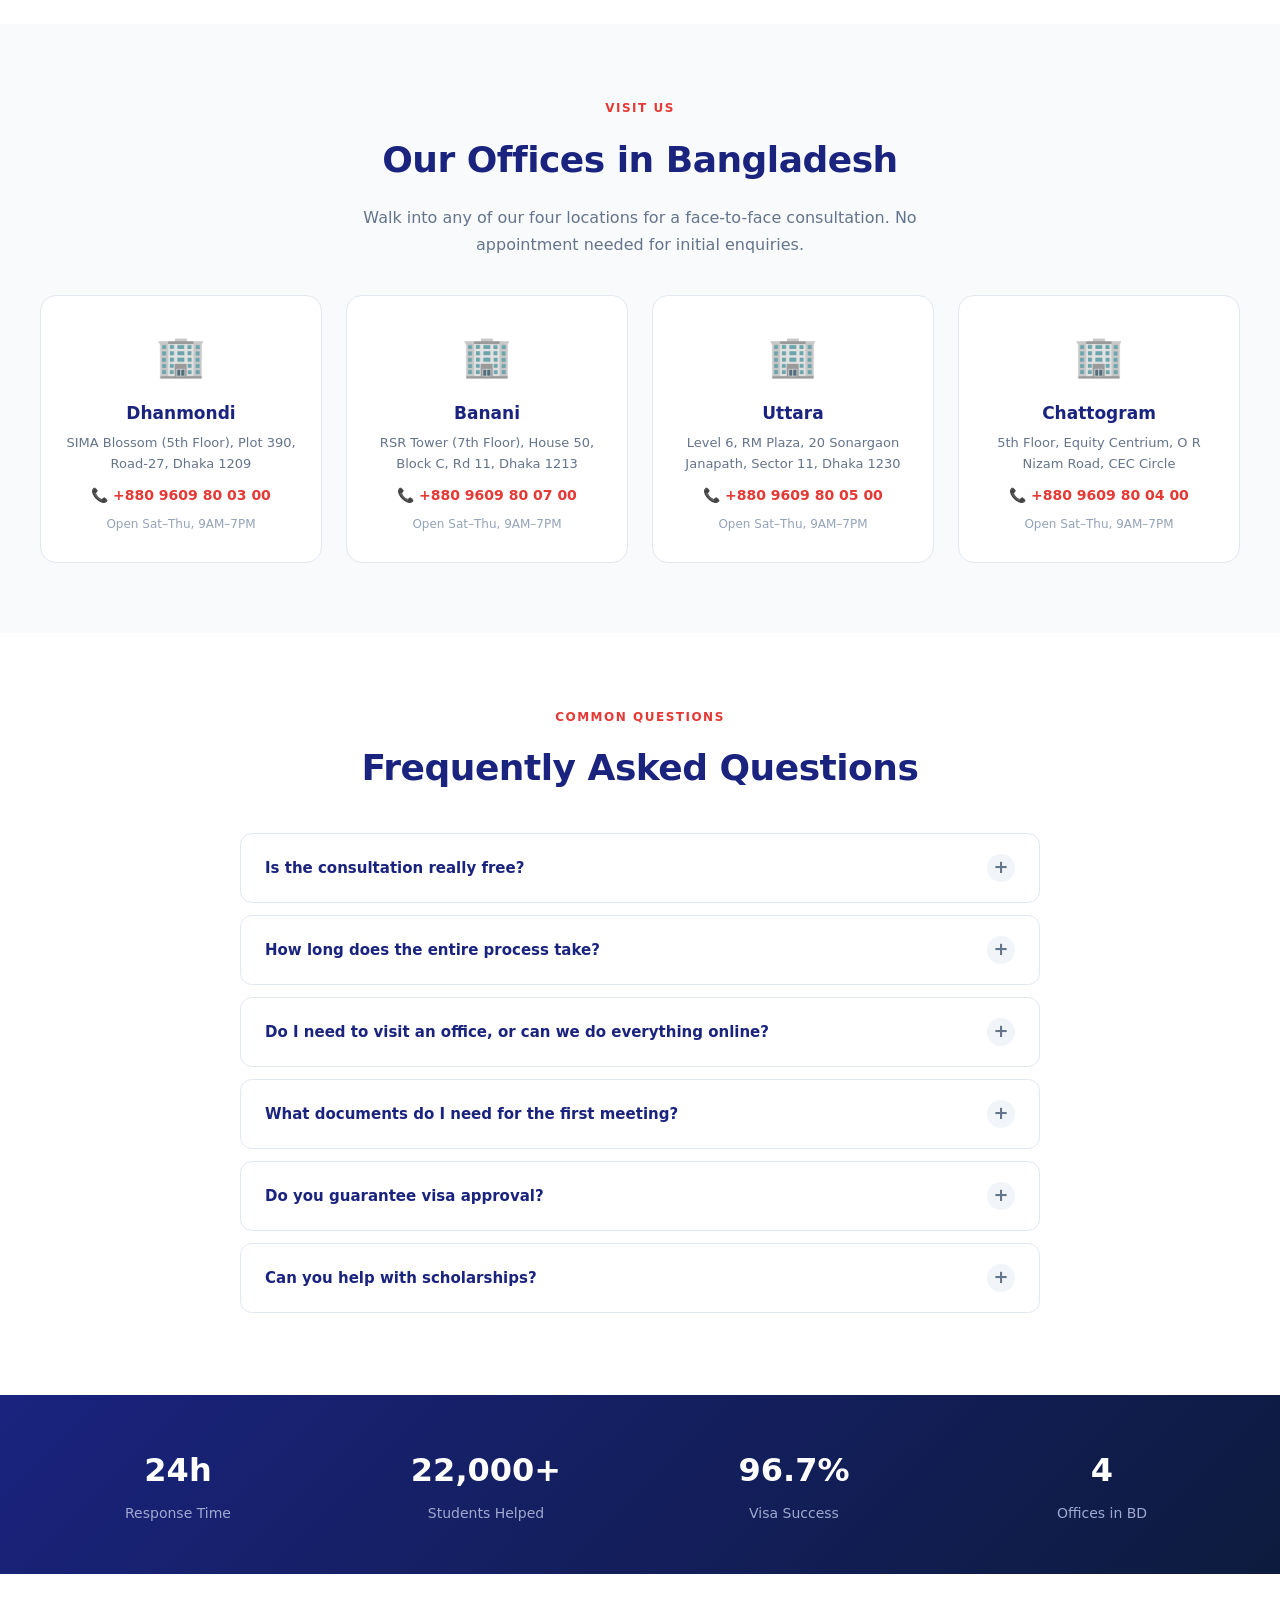
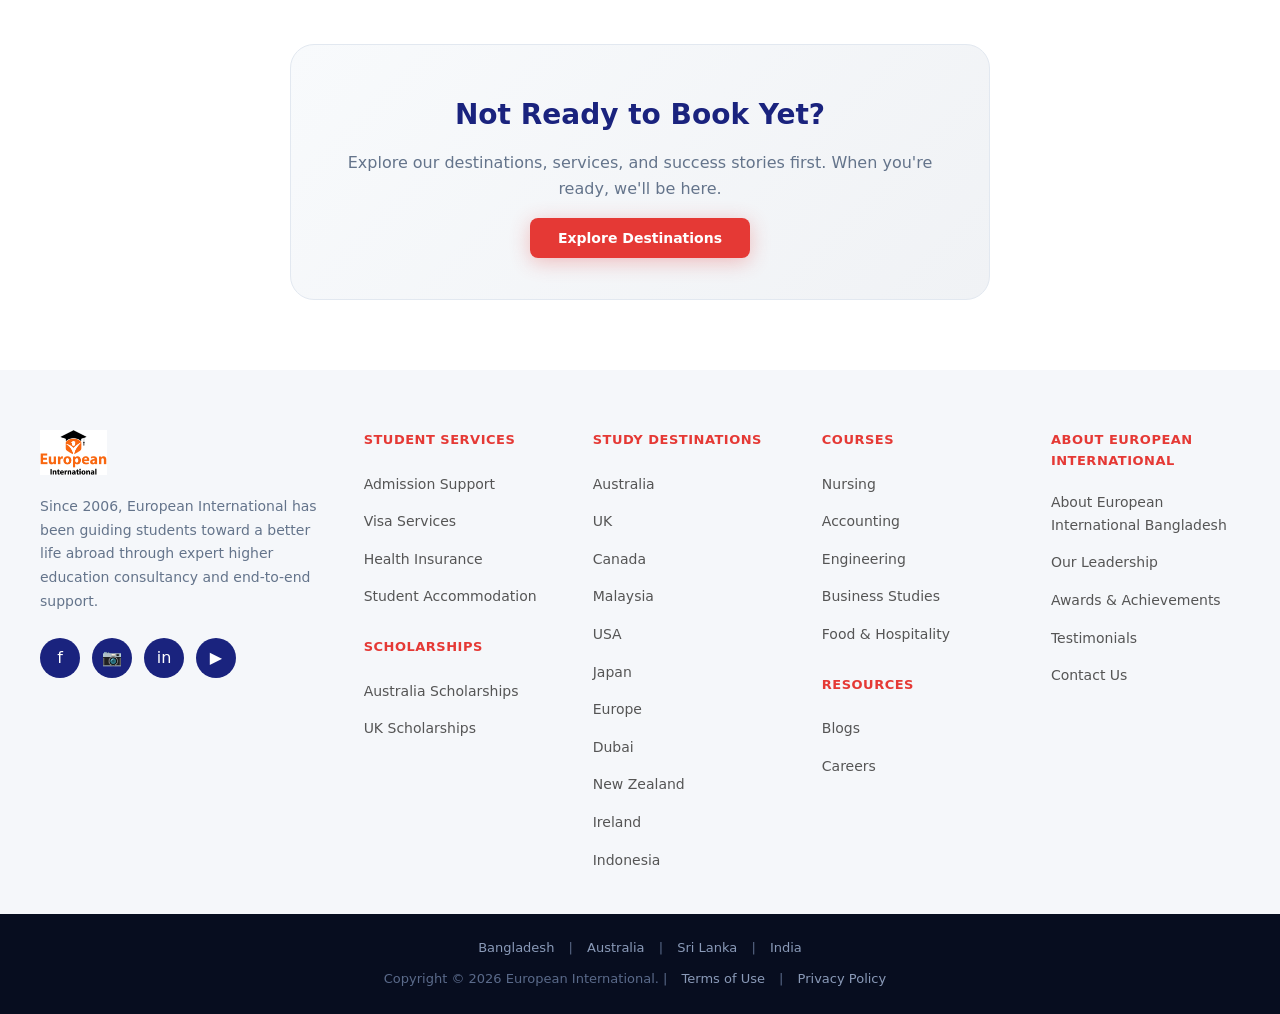
<file: contact.html>
<!DOCTYPE html>
<html lang="en">
<head>
<meta charset="UTF-8">
<meta name="viewport" content="width=device-width, initial-scale=1.0">
<title>Book a Free Consultation — European International</title>
<link rel="stylesheet" href="css/contact.css">
</head>
<body>

<!-- Custom Cursor -->
<div class="cursor" id="cursor"></div>
<div class="cursor-dot" id="cursorDot"></div>
<div class="scroll-progress" id="scrollProgress"></div>

<!-- Header -->
<header id="header">
  <div class="nav-container">
    <a href="index.html" class="logo">
      <img src="images/europeanbdlogo.png" alt="European International" style="height: 45px;">
    </a>
    <nav class="nav-links">
      <a href="about.html">About us</a>
      <a href="index.html#destinations">Destination</a>
      <a href="services.html">Our Services</a>
      <a href="resources.html">Resources</a>
      <a href="scholarships.html">Scholarships</a>
      <a href="contact.html" style="color:var(--red);">Contact us</a>
      <button class="btn-primary magnetic">Register Now</button>
    </nav>
    <div class="mobile-menu">☰</div>
  </div>
</header>

<!-- Hero -->
<section class="page-hero" id="hero">
  <div class="hero-bg-img" id="heroBg"></div>
  <div class="hero-overlay"></div>
  <div class="hero-grid"></div>
  <div class="hero-content">
    <div class="breadcrumb">
      <a href="index.html">Home</a> <span>/</span> <a href="about.html">About</a> <span>/</span> <span style="color:#fff;">Contact</span>
    </div>
    <h1>Book Your Free Consultation</h1>
    <p>Talk to our experts. No fees, no obligations — just honest guidance on your study-abroad journey.</p>
  </div>
</section>

<!-- Contact Form + Info -->
<section class="section contact-section" id="contact">
  <div class="container">
    <div class="section-header reveal">
      <div class="section-label">Get In Touch</div>
      <h2>We're Here to Help</h2>
      <p>Fill out the form below and our team will reach out within 24 hours to schedule your free consultation.</p>
    </div>
    <div class="contact-grid">
      <div class="contact-form reveal-left">
        <form id="consultForm" onsubmit="return handleSubmit(event)">
          <div class="form-row">
            <div class="form-group">
              <label>First Name <span class="required">*</span></label>
              <input type="text" name="firstName" placeholder="e.g. John" required>
            </div>
            <div class="form-group">
              <label>Last Name <span class="required">*</span></label>
              <input type="text" name="lastName" placeholder="e.g. Doe" required>
            </div>
          </div>
          <div class="form-row">
            <div class="form-group">
              <label>Email <span class="required">*</span></label>
              <input type="email" name="email" placeholder="you@email.com" required>
            </div>
            <div class="form-group">
              <label>Phone <span class="required">*</span></label>
              <input type="tel" name="phone" placeholder="+880 1XXX-XXXXXX" required>
            </div>
          </div>
          <div class="form-row">
            <div class="form-group">
              <label>Preferred Destination</label>
              <select name="destination">
                <option value="">Select a country</option>
                <option value="au">🇦🇺 Australia</option>
                <option value="uk">🇬🇧 UK</option>
                <option value="ca">🇨🇦 Canada</option>
                <option value="us">🇺🇸 USA</option>
                <option value="nz">🇳🇿 New Zealand</option>
                <option value="my">🇲🇾 Malaysia</option>
                <option value="jp">🇯🇵 Japan</option>
                <option value="ae">🇦🇪 Dubai</option>
                <option value="ie">🇮🇪 Ireland</option>
                <option value="de">🇩🇪 Germany</option>
                <option value="other">Other / Undecided</option>
              </select>
            </div>
            <div class="form-group">
              <label>Service Needed</label>
              <select name="service">
                <option value="">Select a service</option>
                <option value="admission">Admission Support</option>
                <option value="visa">Visa Services</option>
                <option value="scholarship">Scholarship Guidance</option>
                <option value="insurance">Health Insurance</option>
                <option value="accommodation">Student Accommodation</option>
                <option value="full">Full Package (End-to-End)</option>
              </select>
            </div>
          </div>
          <div class="form-group">
            <label>Nearest Office</label>
            <select name="office">
              <option value="">Select preferred office</option>
              <option value="dhanmondi">Dhanmondi, Dhaka</option>
              <option value="banani">Banani, Dhaka</option>
              <option value="uttara">Uttara, Dhaka</option>
              <option value="chattogram">Chattogram</option>
              <option value="online">Online / Video Call</option>
            </select>
          </div>
          <div class="form-group">
            <label>Message (Optional)</label>
            <textarea name="message" placeholder="Tell us about your study goals, preferred course, or any questions you have..."></textarea>
          </div>
          <button type="submit" class="btn-primary form-submit magnetic">Book My Free Consultation</button>
          <p class="form-note">By submitting, you agree to our <a href="#">Privacy Policy</a>. We never share your data.</p>
        </form>
        <div id="formSuccess" style="display:none; text-align:center; padding:40px 20px;">
          <div style="font-size:64px; margin-bottom:16px;">🎉</div>
          <h3 style="font-size:22px; color:var(--navy-light); margin-bottom:8px;">Thank You!</h3>
          <p style="color:var(--text-light); line-height:1.6;">We've received your request. A European International counsellor will call you within <strong>24 hours</strong> to confirm your appointment.</p>
          <button class="btn-primary" style="margin-top:20px;" onclick="resetForm()">Book Another</button>
        </div>
      </div>
      <div class="contact-info reveal-right">
        <div class="info-card">
          <div class="info-icon">📞</div>
          <h4>Call Us Directly</h4>
          <p>Speak to a counsellor now. Lines open Sat–Thu, 9AM–7PM.</p>
          <a href="tel:+8809609800300">+880 9609 80 03 00</a>
        </div>
        <div class="info-card">
          <div class="info-icon">✉️</div>
          <h4>Email Us</h4>
          <p>For detailed queries or document submissions.</p>
          <a href="mailto:info@europeaninternational.com.bd">info@europeaninternational.com.bd</a>
        </div>
        <div class="info-card">
          <div class="info-icon">💬</div>
          <h4>WhatsApp</h4>
          <p>Quick questions? Message us anytime.</p>
          <a href="https://wa.me/8809609800300">+880 9609 80 03 00</a>
        </div>
        <div class="info-card">
          <div class="info-icon">🕐</div>
          <h4>Working Hours</h4>
          <p>Saturday – Thursday: 9:00 AM – 7:00 PM<br>Friday: Closed</p>
        </div>
      </div>
    </div>
  </div>
</section>

<!-- Offices -->
<section class="section offices-section" id="offices">
  <div class="container">
    <div class="section-header reveal">
      <div class="section-label">Visit Us</div>
      <h2>Our Offices in Bangladesh</h2>
      <p>Walk into any of our four locations for a face-to-face consultation. No appointment needed for initial enquiries.</p>
    </div>
    <div class="offices-grid stagger-children">
      <div class="office-card reveal">
        <span class="office-flag">🏢</span>
        <h4>Dhanmondi</h4>
        <p>SIMA Blossom (5th Floor), Plot 390, Road-27, Dhaka 1209</p>
        <div class="phone">📞 +880 9609 80 03 00</div>
        <div class="hours">Open Sat–Thu, 9AM–7PM</div>
      </div>
      <div class="office-card reveal">
        <span class="office-flag">🏢</span>
        <h4>Banani</h4>
        <p>RSR Tower (7th Floor), House 50, Block C, Rd 11, Dhaka 1213</p>
        <div class="phone">📞 +880 9609 80 07 00</div>
        <div class="hours">Open Sat–Thu, 9AM–7PM</div>
      </div>
      <div class="office-card reveal">
        <span class="office-flag">🏢</span>
        <h4>Uttara</h4>
        <p>Level 6, RM Plaza, 20 Sonargaon Janapath, Sector 11, Dhaka 1230</p>
        <div class="phone">📞 +880 9609 80 05 00</div>
        <div class="hours">Open Sat–Thu, 9AM–7PM</div>
      </div>
      <div class="office-card reveal">
        <span class="office-flag">🏢</span>
        <h4>Chattogram</h4>
        <p>5th Floor, Equity Centrium, O R Nizam Road, CEC Circle</p>
        <div class="phone">📞 +880 9609 80 04 00</div>
        <div class="hours">Open Sat–Thu, 9AM–7PM</div>
      </div>
    </div>
  </div>
</section>

<!-- FAQ -->
<section class="section faq-section" id="faq">
  <div class="container">
    <div class="section-header reveal">
      <div class="section-label">Common Questions</div>
      <h2>Frequently Asked Questions</h2>
    </div>
    <div class="faq-list stagger-children">
      <div class="faq-item reveal">
        <div class="faq-question" onclick="toggleFaq(this)">
          <span>Is the consultation really free?</span>
          <span class="faq-icon">+</span>
        </div>
        <div class="faq-answer">
          <p>Yes — absolutely. Your first consultation with a European International counsellor is 100% free with no hidden charges or obligations. We believe every student deserves access to expert guidance before making any financial commitment.</p>
        </div>
      </div>
      <div class="faq-item reveal">
        <div class="faq-question" onclick="toggleFaq(this)">
          <span>How long does the entire process take?</span>
          <span class="faq-icon">+</span>
        </div>
        <div class="faq-answer">
          <p>From first consultation to university admission, the process typically takes 3–6 months. Visa processing adds another 4–12 weeks depending on the destination country. We provide a personalised timeline during your first meeting.</p>
        </div>
      </div>
      <div class="faq-item reveal">
        <div class="faq-question" onclick="toggleFaq(this)">
          <span>Do I need to visit an office, or can we do everything online?</span>
          <span class="faq-icon">+</span>
        </div>
        <div class="faq-answer">
          <p>Both options work. Many students complete the entire process via video calls and document uploads. However, we recommend at least one in-person visit for visa document verification and biometric guidance.</p>
        </div>
      </div>
      <div class="faq-item reveal">
        <div class="faq-question" onclick="toggleFaq(this)">
          <span>What documents do I need for the first meeting?</span>
          <span class="faq-icon">+</span>
        </div>
        <div class="faq-answer">
          <p>Just your academic transcripts (SSC/HSC or equivalent) and a valid passport if you have one. Don't worry if documents are incomplete — we'll create a checklist tailored to your target universities.</p>
        </div>
      </div>
      <div class="faq-item reveal">
        <div class="faq-question" onclick="toggleFaq(this)">
          <span>Do you guarantee visa approval?</span>
          <span class="faq-icon">+</span>
        </div>
        <div class="faq-answer">
          <p>No consultancy can legally guarantee a visa. However, our 96.7% visa grant rate speaks for itself. We pre-assess every application against embassy criteria and only submit when we're confident. If there are red flags, we tell you honestly.</p>
        </div>
      </div>
      <div class="faq-item reveal">
        <div class="faq-question" onclick="toggleFaq(this)">
          <span>Can you help with scholarships?</span>
          <span class="faq-icon">+</span>
        </div>
        <div class="faq-answer">
          <p>Yes — scholarship guidance is one of our core services. We maintain a database of 200+ active scholarships across our partner universities and help you craft compelling applications. Many of our students secure partial or full funding.</p>
        </div>
      </div>
    </div>
  </div>
</section>

<!-- Trust Bar -->
<section class="trust-bar">
  <div class="trust-bar-grid">
    <div class="trust-bar-item">
      <h4>24h</h4>
      <p>Response Time</p>
    </div>
    <div class="trust-bar-item">
      <h4>22,000+</h4>
      <p>Students Helped</p>
    </div>
    <div class="trust-bar-item">
      <h4>96.7%</h4>
      <p>Visa Success</p>
    </div>
    <div class="trust-bar-item">
      <h4>4</h4>
      <p>Offices in BD</p>
    </div>
  </div>
</section>

<!-- CTA -->
<section class="cta-section">
  <div class="cta-box reveal">
    <h3>Not Ready to Book Yet?</h3>
    <p>Explore our destinations, services, and success stories first. When you're ready, we'll be here.</p>
    <a href="index.html#destinations" class="btn-primary magnetic">Explore Destinations</a>
  </div>
</section>

<!-- Footer -->
<footer class="footer-main">
  <div class="footer-grid">
    <div class="footer-brand reveal">
      <a href="index.html" class="logo">
        <img src="images/europeanbdlogo.png" alt="European International" style="height: 45px;">
      </a>
      <p>Since 2006, European International has been guiding students toward a better life abroad through expert higher education consultancy and end-to-end support.</p>
      <div class="social-links">
        <a href="#"><span>f</span></a>
        <a href="#"><span>📷</span></a>
        <a href="#"><span>in</span></a>
        <a href="#"><span>▶</span></a>
      </div>
    </div>
    <div class="footer-col reveal">
      <h4>Student Services</h4>
      <ul>
        <li><a href="services.html">Admission Support</a></li>
        <li><a href="services.html">Visa Services</a></li>
        <li><a href="services.html">Health Insurance</a></li>
        <li><a href="services.html">Student Accommodation</a></li>
      </ul>
      <h4 style="margin-top:28px;">Scholarships</h4>
      <ul>
        <li><a href="#">Australia Scholarships</a></li>
        <li><a href="#">UK Scholarships</a></li>
      </ul>
    </div>
    <div class="footer-col reveal">
      <h4>Study Destinations</h4>
      <ul>
        <li><a href="index.html#destinations">Australia</a></li>
        <li><a href="index.html#destinations">UK</a></li>
        <li><a href="index.html#destinations">Canada</a></li>
        <li><a href="index.html#destinations">Malaysia</a></li>
        <li><a href="index.html#destinations">USA</a></li>
        <li><a href="index.html#destinations">Japan</a></li>
        <li><a href="index.html#destinations">Europe</a></li>
        <li><a href="index.html#destinations">Dubai</a></li>
        <li><a href="index.html#destinations">New Zealand</a></li>
        <li><a href="index.html#destinations">Ireland</a></li>
        <li><a href="index.html#destinations">Indonesia</a></li>
      </ul>
    </div>
    <div class="footer-col reveal">
      <h4>Courses</h4>
      <ul>
        <li><a href="#">Nursing</a></li>
        <li><a href="#">Accounting</a></li>
        <li><a href="#">Engineering</a></li>
        <li><a href="#">Business Studies</a></li>
        <li><a href="#">Food & Hospitality</a></li>
      </ul>
      <h4 style="margin-top:28px;">Resources</h4>
      <ul>
        <li><a href="resources.html">Blogs</a></li>
        <li><a href="#">Careers</a></li>
      </ul>
    </div>
    <div class="footer-col reveal">
      <h4>About European International</h4>
      <ul>
        <li><a href="about.html">About European International Bangladesh</a></li>
        <li><a href="about.html#team">Our Leadership</a></li>
        <li><a href="about.html#awards">Awards & Achievements</a></li>
        <li><a href="about.html#testimonials">Testimonials</a></li>
        <li><a href="contact.html">Contact Us</a></li>
      </ul>
    </div>
  </div>
</footer>

<!-- Bottom Bar -->
<div class="bottom-bar">
  <p><a href="#">Bangladesh</a> | <a href="#">Australia</a> | <a href="#">Sri Lanka</a> | <a href="#">India</a></p>
  <p style="margin-top:10px;">Copyright © 2026 European International. | <a href="#">Terms of Use</a> | <a href="#">Privacy Policy</a></p>
</div>

<!-- Scroll to Top -->
<button class="scroll-top" id="scrollTop">↑</button>

<script src="js/contact.js"></script>
</body>
</html>
</file>
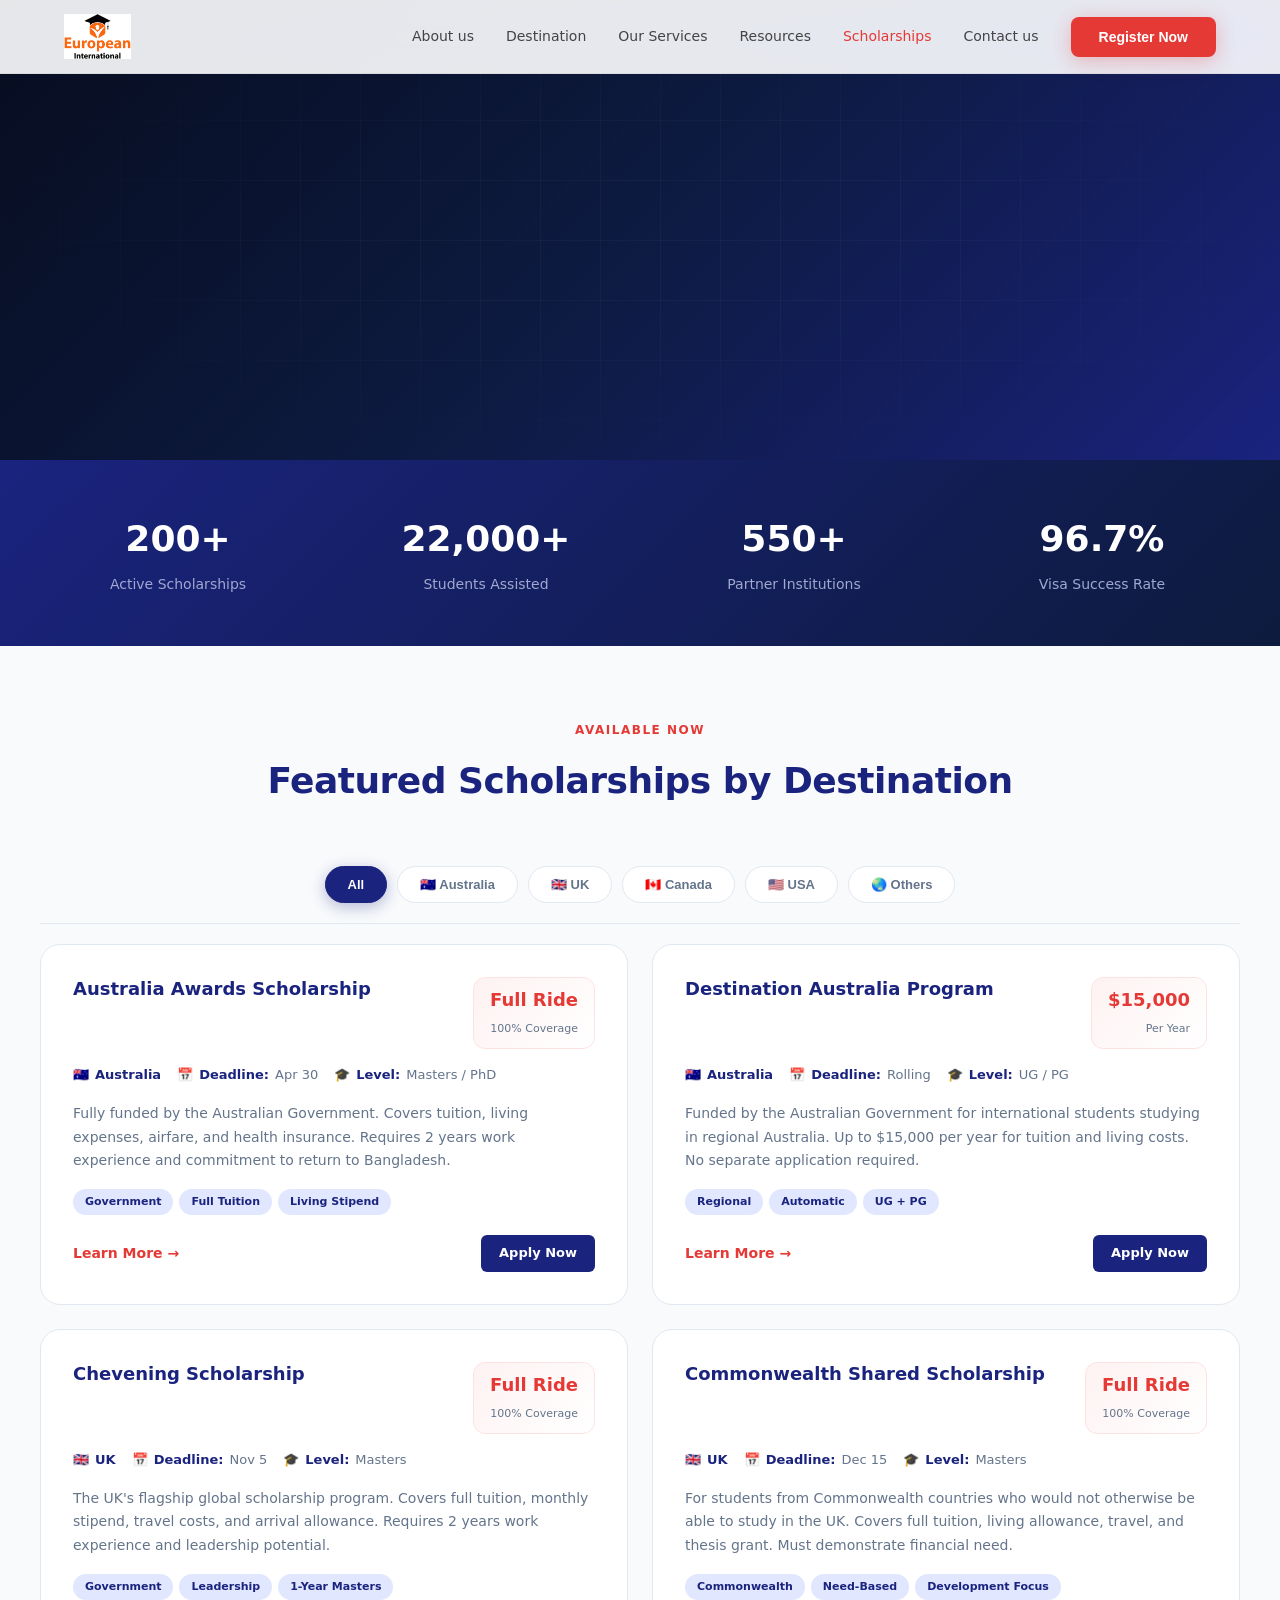
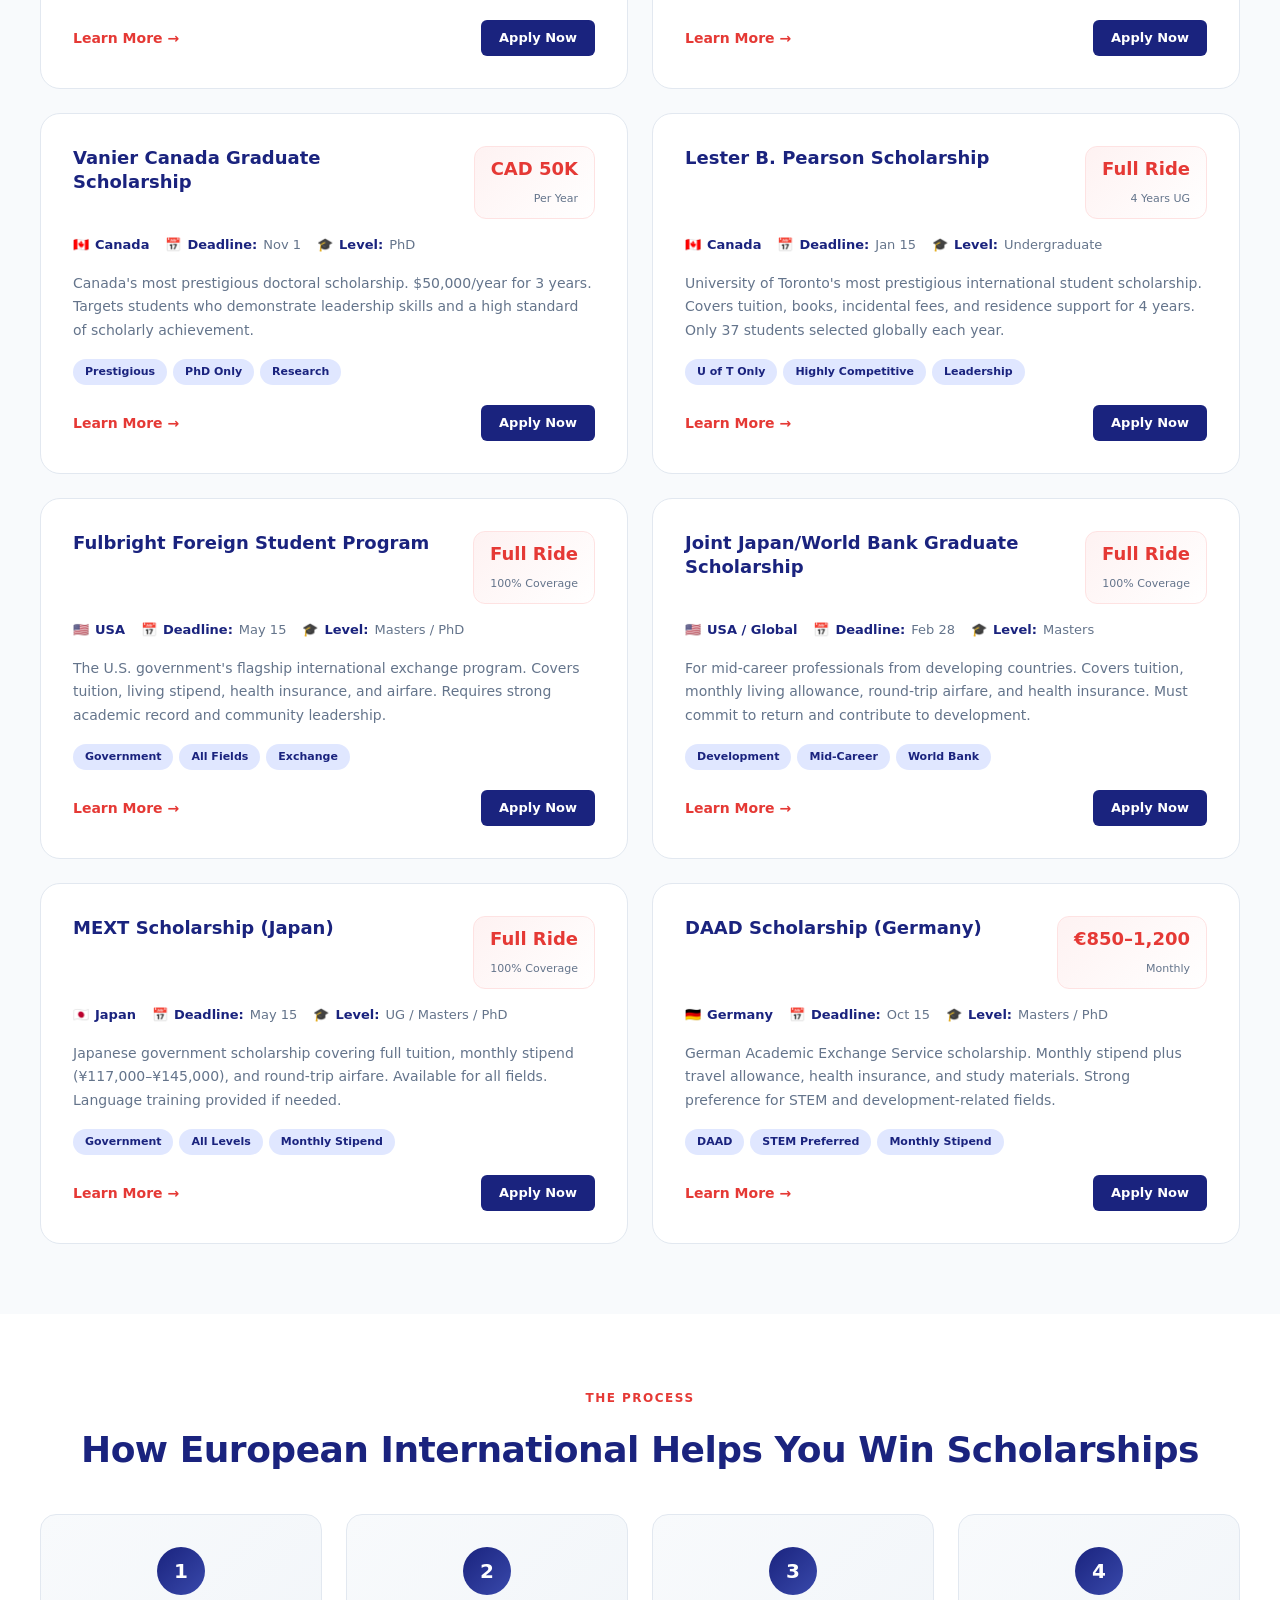
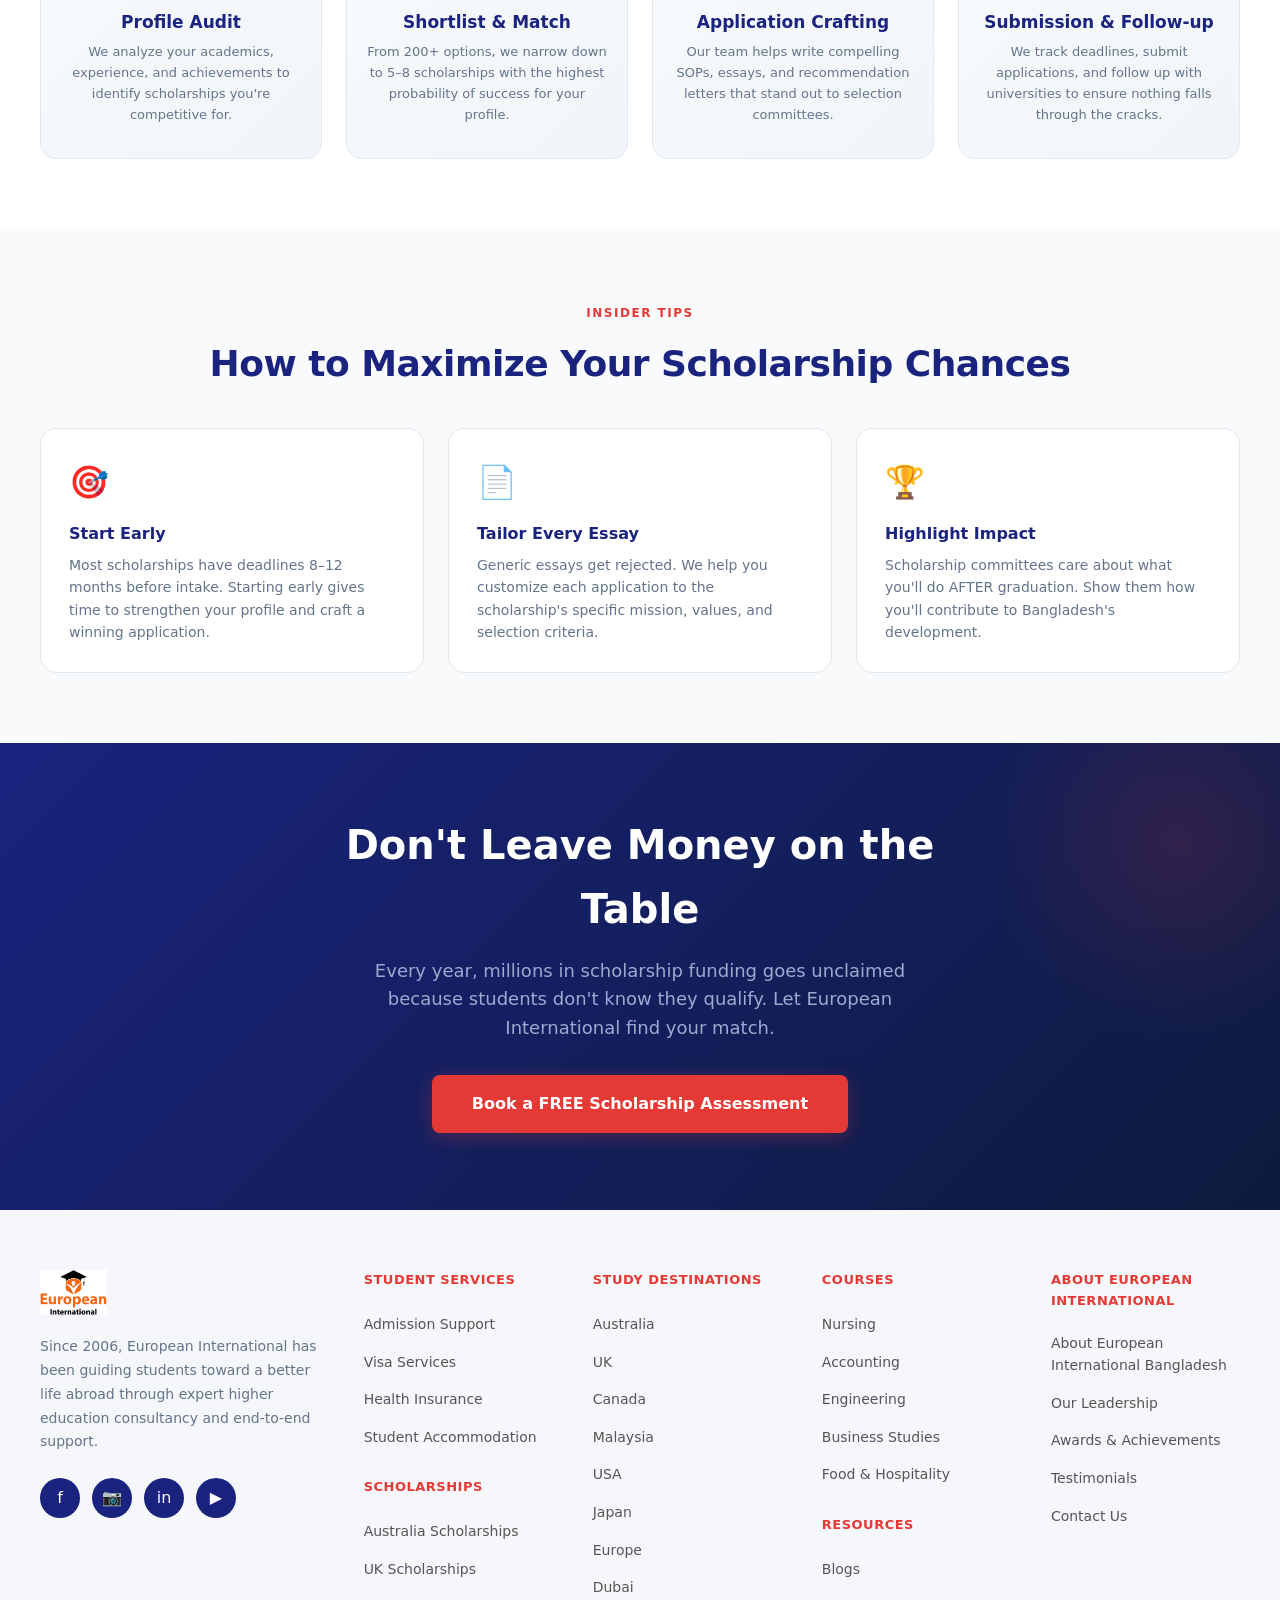
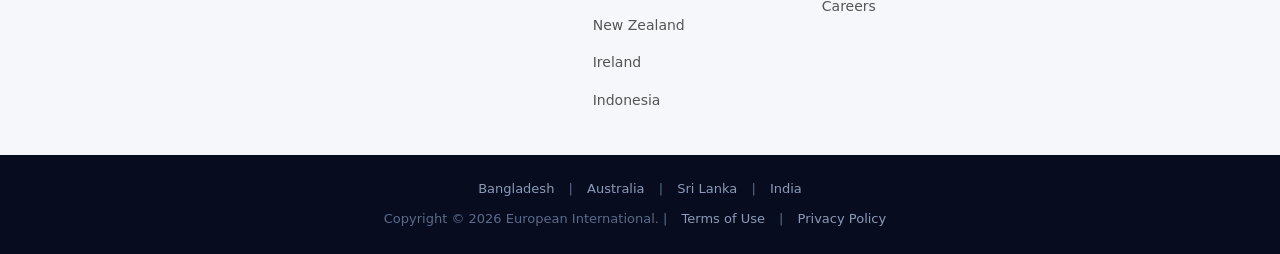
<file: scholarships.html>
<!DOCTYPE html>
<html lang="en">
<head>
<meta charset="UTF-8">
<meta name="viewport" content="width=device-width, initial-scale=1.0">
<title>Scholarships — European International</title>
<style>
/* ─── BASE ─── */
:root {
  --navy: #0d1b3e; --navy-light: #1a237e; --red: #e53935; --red-dark: #c62828;
  --cream: #f8f9fa; --text: #1e293b; --text-light: #64748b; --white: #ffffff;
  --transition: cubic-bezier(0.25, 0.46, 0.45, 0.94);
}
* { margin: 0; padding: 0; box-sizing: border-box; }
html { scroll-behavior: smooth; }
body {
  font-family: 'Segoe UI', system-ui, -apple-system, sans-serif;
  color: var(--text); line-height: 1.6; overflow-x: hidden;
}
img { max-width: 100%; display: block; }
a { text-decoration: none; color: inherit; }
ul { list-style: none; }

/* ─── SCROLL PROGRESS ─── */
.scroll-progress {
  position: fixed; top: 0; left: 0; height: 3px;
  background: linear-gradient(90deg, var(--red), var(--navy-light));
  z-index: 10001; width: 0%; transition: width 0.1s linear;
}

/* ─── HEADER ─── */
header {
  position: fixed; top: 0; left: 0; right: 0; z-index: 1000;
  background: rgba(255,255,255,0.9); backdrop-filter: blur(20px) saturate(180%);
  -webkit-backdrop-filter: blur(20px) saturate(180%);
  border-bottom: 1px solid rgba(0,0,0,0.05); transition: all 0.4s var(--transition);
}
header.scrolled { box-shadow: 0 4px 30px rgba(0,0,0,0.08); }
.nav-container {
  max-width: 1200px; margin: 0 auto; display: flex; align-items: center; justify-content: space-between;
  padding: 14px 24px; transition: padding 0.3s var(--transition);
}
header.scrolled .nav-container { padding: 10px 24px; }
.logo {
  display: flex; align-items: center; gap: 10px;
  font-weight: 800; font-size: 18px; color: var(--navy-light); letter-spacing: -0.5px;
}
.logo-icon {
  width: 40px; height: 40px; background: linear-gradient(135deg, var(--navy-light), #3949ab);
  border-radius: 8px; display: flex; align-items: center; justify-content: center;
  color: #fff; font-weight: 900; font-size: 13px;
  box-shadow: 0 4px 15px rgba(26,35,126,0.3); transition: transform 0.3s var(--transition);
}
.logo:hover .logo-icon { transform: rotate(5deg) scale(1.05); }
.logo span { color: var(--red); font-weight: 600; font-size: 11px; display: block; margin-top: -3px; letter-spacing: 0.5px; }
.nav-links { display: flex; gap: 32px; align-items: center; }
.nav-links a {
  font-size: 14px; font-weight: 500; color: #444; position: relative; padding: 4px 0; transition: color 0.3s;
}
.nav-links a::after {
  content: ''; position: absolute; bottom: 0; left: 0; width: 0; height: 2px;
  background: var(--red); border-radius: 2px; transition: width 0.3s var(--transition);
}
.nav-links a:hover { color: var(--red); }
.nav-links a:hover::after { width: 100%; }
.dropdown::after { content: "▾"; font-size: 9px; margin-left: 5px; color: #888; display: inline-block; transition: transform 0.3s; }
.dropdown:hover::after { transform: rotate(180deg); color: var(--red); }
.btn-primary {
  background: var(--red); color: #fff; padding: 12px 28px; border-radius: 8px;
  font-weight: 600; font-size: 14px; border: none; cursor: pointer; position: relative; overflow: hidden;
  transition: transform 0.3s var(--transition), box-shadow 0.3s;
  box-shadow: 0 4px 20px rgba(229,57,53,0.3);
}
.btn-primary::before {
  content: ''; position: absolute; top: 50%; left: 50%; width: 0; height: 0;
  background: rgba(255,255,255,0.2); border-radius: 50%; transform: translate(-50%,-50%);
  transition: width 0.6s, height 0.6s;
}
.btn-primary:hover::before { width: 300px; height: 300px; }
.btn-primary:hover { transform: translateY(-2px); box-shadow: 0 8px 30px rgba(229,57,53,0.4); }
.mobile-menu { display: none; font-size: 24px; cursor: pointer; }

/* ─── HERO ─── */
.page-hero {
  min-height: 420px; position: relative; overflow: hidden;
  display: flex; align-items: center; color: #fff;
  background: linear-gradient(135deg, #0a1128 0%, #1a237e 100%);
}
.hero-bg-img {
  position: absolute; inset: 0;
  background: url('https://images.unsplash.com/photo-1523050854058-8df90110c9f1?w=1920&q=80') center/cover no-repeat;
  will-change: transform;
}
.hero-overlay {
  position: absolute; inset: 0;
  background: linear-gradient(135deg, rgba(7,13,31,0.92) 0%, rgba(13,27,62,0.85) 50%, rgba(26,35,126,0.75) 100%);
}
.hero-grid {
  position: absolute; inset: 0;
  background-image: linear-gradient(rgba(255,255,255,0.03) 1px, transparent 1px), linear-gradient(90deg, rgba(255,255,255,0.03) 1px, transparent 1px);
  background-size: 60px 60px;
  mask-image: radial-gradient(ellipse at center, black 30%, transparent 80%);
  -webkit-mask-image: radial-gradient(ellipse at center, black 30%, transparent 80%);
}
.hero-content { position: relative; z-index: 2; max-width: 1200px; margin: 0 auto; padding: 120px 24px 60px; width: 100%; }
.breadcrumb {
  display: flex; align-items: center; gap: 10px; font-size: 13px; color: #94a3b8; margin-bottom: 24px;
  opacity: 0; transform: translateY(10px); animation: fadeUp 0.6s var(--transition) 0.2s forwards;
}
.breadcrumb a { color: #cbd5e1; transition: color 0.3s; }
.breadcrumb a:hover { color: var(--red); }
.page-hero h1 {
  font-size: clamp(36px, 5.5vw, 56px); font-weight: 800; margin-bottom: 20px;
  line-height: 1.1; letter-spacing: -1.5px; max-width: 650px;
  opacity: 0; transform: translateY(30px); animation: fadeUp 0.8s var(--transition) 0.4s forwards;
  text-shadow: 0 2px 20px rgba(0,0,0,0.3);
}
.page-hero p {
  font-size: 18px; color: #cbd5e1; max-width: 540px; line-height: 1.7;
  opacity: 0; transform: translateY(20px); animation: fadeUp 0.8s var(--transition) 0.6s forwards;
  text-shadow: 0 1px 10px rgba(0,0,0,0.2);
}

/* ─── REVEAL UTILITIES ─── */
.reveal { opacity: 0; transform: translateY(30px); transition: opacity 0.6s var(--transition), transform 0.6s var(--transition); }
.reveal.visible { opacity: 1; transform: translateY(0); }
.reveal-scale { opacity: 0; transform: scale(0.95); transition: all 0.6s var(--transition); }
.reveal-scale.visible { opacity: 1; transform: scale(1); }
.stagger-children > *:nth-child(1) { transition-delay: 0ms; }
.stagger-children > *:nth-child(2) { transition-delay: 80ms; }
.stagger-children > *:nth-child(3) { transition-delay: 160ms; }
.stagger-children > *:nth-child(4) { transition-delay: 240ms; }
.stagger-children > *:nth-child(5) { transition-delay: 320ms; }
.stagger-children > *:nth-child(6) { transition-delay: 400ms; }

/* ─── SECTIONS ─── */
.section { padding: 70px 24px; position: relative; }
.container { max-width: 1200px; margin: 0 auto; }
.section-header { text-align: center; margin-bottom: 36px; }
.section-header h2 {
  font-size: clamp(26px, 3.5vw, 36px); color: var(--navy-light);
  margin-bottom: 16px; font-weight: 800; letter-spacing: -0.5px;
}
.section-header p { color: var(--text-light); font-size: 16px; max-width: 600px; margin: 0 auto; line-height: 1.7; }
.section-label {
  display: inline-block; font-size: 12px; font-weight: 700; color: var(--red);
  text-transform: uppercase; letter-spacing: 1.5px; margin-bottom: 12px;
}

/* ─── STATS BAR ─── */
.stats-bar {
  background: linear-gradient(135deg, var(--navy-light) 0%, var(--navy) 100%);
  padding: 50px 24px; color: #fff;
}
.stats-grid {
  max-width: 1200px; margin: 0 auto;
  display: grid; grid-template-columns: repeat(4, 1fr); gap: 32px;
}
.stat-item { text-align: center; }
.stat-item h4 { font-size: 36px; font-weight: 800; margin-bottom: 6px; }
.stat-item p { font-size: 14px; color: #a0a8d0; }

/* ─── FILTER BAR ─── */
.filter-wrapper {
  position: sticky; top: 70px; z-index: 100;
  background: #f8fafc; padding: 20px 0; margin-bottom: 20px;
  border-bottom: 1px solid #e2e8f0;
}
.filter-bar {
  display: flex; gap: 10px; flex-wrap: wrap; justify-content: center;
  max-width: 1200px; margin: 0 auto; padding: 0 24px;
}
.filter-btn {
  padding: 10px 22px; border-radius: 30px; border: 1.5px solid #e2e8f0;
  background: var(--white); font-size: 13px; font-weight: 600; color: var(--text-light);
  cursor: pointer; transition: all 0.3s var(--transition);
}
.filter-btn:hover { border-color: var(--navy-light); color: var(--navy-light); transform: translateY(-2px); }
.filter-btn.active { background: var(--navy-light); color: #fff; border-color: var(--navy-light); box-shadow: 0 4px 15px rgba(26,35,126,0.3); }

/* ─── SCHOLARSHIPS GRID ─── */
.scholarships-section { background: #f8fafc; }
.scholarships-grid {
  display: grid; grid-template-columns: repeat(2, 1fr); gap: 24px;
}
.scholarship-card {
  background: var(--white); border-radius: 20px; padding: 32px;
  border: 1px solid #e2e8f0; position: relative; overflow: hidden;
  transition: all 0.4s var(--transition);
}
.scholarship-card:hover { transform: translateY(-6px); box-shadow: 0 16px 40px rgba(0,0,0,0.1); border-color: #cbd5e1; }
.scholarship-card.hidden { display: none; }
.scholarship-card::before {
  content: ''; position: absolute; top: 0; left: 0; right: 0; height: 4px;
  background: linear-gradient(90deg, var(--red), var(--navy-light)); opacity: 0;
  transition: opacity 0.3s;
}
.scholarship-card:hover::before { opacity: 1; }
.scholarship-header {
  display: flex; align-items: flex-start; justify-content: space-between; margin-bottom: 16px;
}
.scholarship-header h3 { font-size: 18px; font-weight: 800; color: var(--navy-light); line-height: 1.3; max-width: 70%; }
.scholarship-amount {
  background: linear-gradient(135deg, #fef2f2, #fff); border: 1px solid #fee2e2;
  padding: 8px 16px; border-radius: 12px; text-align: right; flex-shrink: 0;
}
.scholarship-amount .amount { font-size: 18px; font-weight: 800; color: var(--red); display: block; }
.scholarship-amount .type { font-size: 11px; color: var(--text-light); }
.scholarship-meta {
  display: flex; gap: 16px; margin-bottom: 16px; flex-wrap: wrap;
}
.scholarship-meta span {
  font-size: 13px; color: var(--text-light); display: flex; align-items: center; gap: 6px;
}
.scholarship-meta span strong { color: var(--navy-light); }
.scholarship-desc { font-size: 14px; color: var(--text-light); line-height: 1.7; margin-bottom: 16px; }
.scholarship-tags { display: flex; flex-wrap: wrap; gap: 6px; margin-bottom: 20px; }
.scholarship-tag {
  font-size: 11px; font-weight: 600; color: var(--navy-light);
  background: #e0e7ff; padding: 4px 12px; border-radius: 20px;
}
.scholarship-cta {
  display: flex; align-items: center; justify-content: space-between;
}
.scholarship-cta a {
  font-size: 14px; font-weight: 700; color: var(--red); display: flex; align-items: center; gap: 6px;
  transition: gap 0.3s;
}
.scholarship-cta a:hover { gap: 10px; }
.scholarship-cta .btn-small {
  padding: 8px 18px; font-size: 13px; border-radius: 6px;
  background: var(--navy-light); color: #fff; font-weight: 600;
  transition: all 0.3s; cursor: pointer; border: none;
}
.scholarship-cta .btn-small:hover { background: var(--red); }

/* Empty state */
.empty-state {
  text-align: center; padding: 80px 24px; display: none;
}
.empty-state.show { display: block; }
.empty-state-icon { font-size: 64px; margin-bottom: 20px; }
.empty-state h3 { font-size: 22px; color: var(--navy-light); margin-bottom: 8px; }
.empty-state p { color: var(--text-light); margin-bottom: 20px; }

/* ─── HOW TO APPLY ─── */
.how-section { background: var(--white); }
.how-grid {
  display: grid; grid-template-columns: repeat(4, 1fr); gap: 24px;
}
.how-card {
  text-align: center; padding: 32px 20px; border-radius: 16px;
  background: linear-gradient(135deg, #f8fafc, #f1f5f9);
  border: 1px solid #e2e8f0; transition: all 0.4s var(--transition);
}
.how-card:hover { transform: translateY(-6px); box-shadow: 0 12px 30px rgba(0,0,0,0.08); }
.how-num {
  width: 48px; height: 48px; border-radius: 50%;
  background: linear-gradient(135deg, var(--navy-light), #3949ab);
  color: #fff; display: flex; align-items: center; justify-content: center;
  font-size: 20px; font-weight: 800; margin: 0 auto 14px;
}
.how-card h4 { font-size: 17px; font-weight: 700; color: var(--navy-light); margin-bottom: 6px; }
.how-card p { font-size: 13px; color: var(--text-light); line-height: 1.6; }

/* ─── TIPS ─── */
.tips-section { background: #f8fafc; }
.tips-grid {
  display: grid; grid-template-columns: repeat(3, 1fr); gap: 24px;
}
.tip-card {
  background: var(--white); border-radius: 16px; padding: 28px;
  border: 1px solid #e2e8f0; transition: all 0.4s var(--transition);
}
.tip-card:hover { transform: translateY(-4px); box-shadow: 0 12px 30px rgba(0,0,0,0.08); }
.tip-icon { font-size: 32px; margin-bottom: 12px; display: block; }
.tip-card h4 { font-size: 16px; font-weight: 700; color: var(--navy-light); margin-bottom: 8px; }
.tip-card p { font-size: 14px; color: var(--text-light); line-height: 1.6; }

/* ─── CTA ─── */
.cta-section {
  background: linear-gradient(135deg, var(--navy-light) 0%, var(--navy) 100%);
  padding: 70px 24px; text-align: center; color: #fff; position: relative; overflow: hidden;
}
.cta-section::before {
  content: ''; position: absolute; top: -100px; right: -100px;
  width: 400px; height: 400px; border-radius: 50%;
  background: radial-gradient(circle, rgba(229,57,53,0.15), transparent 70%);
}
.cta-content { position: relative; z-index: 2; max-width: 600px; margin: 0 auto; }
.cta-section h2 { font-size: clamp(28px, 4vw, 40px); font-weight: 800; margin-bottom: 16px; }
.cta-section p { font-size: 18px; color: #a0a8d0; margin-bottom: 32px; }
.cta-section .btn-primary { padding: 16px 40px; font-size: 16px; display: inline-block; }

/* ─── FOOTER ─── */
.footer-main { background: #f5f7fa; padding: 60px 24px 30px; position: relative; }
.footer-grid {
  max-width: 1200px; margin: 0 auto;
  display: grid; grid-template-columns: 1.5fr 1fr 1fr 1fr 1fr; gap: 40px;
}
.footer-brand .logo { margin-bottom: 20px; }
.footer-brand p { font-size: 14px; color: var(--text-light); line-height: 1.7; margin-bottom: 24px; }
.social-links { display: flex; gap: 12px; }
.social-links a {
  width: 40px; height: 40px; border-radius: 50%; background: var(--navy-light); color: #fff;
  display: flex; align-items: center; justify-content: center;
  font-size: 16px; transition: all 0.3s var(--transition); position: relative; overflow: hidden;
}
.social-links a::before {
  content: ''; position: absolute; inset: 0; background: var(--red); border-radius: 50%;
  transform: scale(0); transition: transform 0.3s var(--transition);
}
.social-links a:hover::before { transform: scale(1); }
.social-links a span { position: relative; z-index: 2; }
.social-links a:hover { transform: translateY(-3px); }
.footer-col h4 { font-size: 13px; font-weight: 800; color: var(--red); margin-bottom: 20px; text-transform: uppercase; letter-spacing: 0.5px; }
.footer-col ul li { margin-bottom: 12px; }
.footer-col ul li a { font-size: 14px; color: #555; transition: all 0.2s; display: inline-block; }
.footer-col ul li a:hover { color: var(--red); transform: translateX(4px); }

/* ─── BOTTOM BAR ─── */
.bottom-bar {
  background: #070d1f; color: #5a6a8a; padding: 24px; text-align: center; font-size: 13px;
}
.bottom-bar a { color: #8a9ab8; margin: 0 10px; transition: color 0.3s; }
.bottom-bar a:hover { color: #fff; }

/* ─── SCROLL TO TOP ─── */
.scroll-top {
  position: fixed; bottom: 30px; right: 30px; width: 52px; height: 52px; border-radius: 50%;
  background: var(--navy-light); color: #fff; border: none; cursor: pointer; font-size: 22px;
  display: flex; opacity: 0; pointer-events: none; align-items: center; justify-content: center;
  box-shadow: 0 8px 30px rgba(13,27,62,0.4); z-index: 9998;
  transition: all 0.4s var(--transition); transform: translateY(20px);
}
.scroll-top.show { opacity: 1; pointer-events: all; transform: translateY(0); }
.scroll-top:hover { background: var(--red); transform: translateY(-4px); }

/* ─── RESPONSIVE ─── */
@media (max-width: 992px) {
  .nav-links { display: none; }
  .mobile-menu { display: block; }
  .scholarships-grid { grid-template-columns: 1fr; }
  .how-grid { grid-template-columns: repeat(2, 1fr); }
  .tips-grid { grid-template-columns: repeat(2, 1fr); }
  .stats-grid { grid-template-columns: repeat(2, 1fr); }
  .footer-grid { grid-template-columns: 1fr 1fr; }
  .page-hero { min-height: auto; }
  .hero-content { padding: 100px 24px 40px; }
  .section { padding: 50px 24px; }
}
@media (max-width: 576px) {
  .how-grid { grid-template-columns: 1fr; }
  .tips-grid { grid-template-columns: 1fr; }
  .stats-grid { grid-template-columns: 1fr 1fr; gap: 20px; }
  .footer-grid { grid-template-columns: 1fr; }
  .page-hero { min-height: auto; }
  .hero-content { padding: 90px 20px 36px !important; }
  .section { padding: 36px 20px; }
  .section-header { margin-bottom: 24px; }
  .section-header h2 { font-size: 22px; }
  .scholarship-card { padding: 24px 20px; }
  .scholarship-header h3 { font-size: 16px; max-width: 60%; }
  .scholarship-amount .amount { font-size: 16px; }
  .filter-bar { gap: 8px; }
  .filter-btn { padding: 8px 16px; font-size: 12px; }
}
</style>
</head>
<body>

<div class="scroll-progress" id="scrollProgress"></div>

<!-- Header -->
<header id="header">
  <div class="nav-container">
    <a href="index.html" class="logo">
      <img src="images/europeanbdlogo.png" alt="European International" style="height: 45px;">
    </a>
    <nav class="nav-links">
      <a href="about.html">About us</a>
      <a href="destinations.html">Destination</a>
      <a href="services.html">Our Services</a>
      <a href="resources.html">Resources</a>
      <a href="scholarships.html" style="color:var(--red);">Scholarships</a>
      <a href="contact.html">Contact us</a>
      <button class="btn-primary">Register Now</button>
    </nav>
    <div class="mobile-menu">☰</div>
  </div>
</header>

<!-- Hero -->
<section class="page-hero" id="hero">
  <div class="hero-bg-img" id="heroBg"></div>
  <div class="hero-overlay"></div>
  <div class="hero-grid"></div>
  <div class="hero-content">
    <div class="breadcrumb">
      <a href="index.html">Home</a> <span>/</span> <span style="color:#fff;">Scholarships</span>
    </div>
    <h1>Scholarships & Funding</h1>
    <p>Don't let finances stop your dream. European International helps students find and apply for scholarships across 11 countries. We guide you every step of the way.</p>
  </div>
</section>

<!-- Stats Bar -->
<section class="stats-bar">
  <div class="stats-grid">
    <div class="stat-item">
      <h4>200+</h4>
      <p>Active Scholarships</p>
    </div>
    <div class="stat-item">
      <h4>22,000+</h4>
      <p>Students Assisted</p>
    </div>
    <div class="stat-item">
      <h4>550+</h4>
      <p>Partner Institutions</p>
    </div>
    <div class="stat-item">
      <h4>96.7%</h4>
      <p>Visa Success Rate</p>
    </div>
  </div>
</section>

<!-- Scholarships -->
<section class="section scholarships-section" id="scholarships">
  <div class="container">
    <div class="section-header reveal">
      <div class="section-label">Available Now</div>
      <h2>Featured Scholarships by Destination</h2>
    </div>
    <div class="filter-wrapper">
      <div class="filter-bar reveal">
        <button class="filter-btn active" data-filter="all" onclick="filterScholarships('all', this)">All</button>
        <button class="filter-btn" data-filter="au" onclick="filterScholarships('au', this)">🇦🇺 Australia</button>
        <button class="filter-btn" data-filter="uk" onclick="filterScholarships('uk', this)">🇬🇧 UK</button>
        <button class="filter-btn" data-filter="ca" onclick="filterScholarships('ca', this)">🇨🇦 Canada</button>
        <button class="filter-btn" data-filter="us" onclick="filterScholarships('us', this)">🇺🇸 USA</button>
        <button class="filter-btn" data-filter="other" onclick="filterScholarships('other', this)">🌏 Others</button>
      </div>
    </div>
    <div class="empty-state" id="emptyState">
      <div class="empty-state-icon">🔍</div>
      <h3>No scholarships match this filter</h3>
      <p>Try selecting "All" to see every scholarship we track.</p>
      <button class="btn-primary" onclick="filterScholarships('all', document.querySelector('[data-filter=all]'))">Show All</button>
    </div>
    <div class="scholarships-grid stagger-children" id="scholarshipGrid">
      <!-- Australia -->
      <div class="scholarship-card reveal" data-country="au">
        <div class="scholarship-header">
          <h3>Australia Awards Scholarship</h3>
          <div class="scholarship-amount">
            <span class="amount">Full Ride</span>
            <span class="type">100% Coverage</span>
          </div>
        </div>
        <div class="scholarship-meta">
          <span>🇦🇺 <strong>Australia</strong></span>
          <span>📅 <strong>Deadline:</strong> Apr 30</span>
          <span>🎓 <strong>Level:</strong> Masters / PhD</span>
        </div>
        <p class="scholarship-desc">Fully funded by the Australian Government. Covers tuition, living expenses, airfare, and health insurance. Requires 2 years work experience and commitment to return to Bangladesh.</p>
        <div class="scholarship-tags">
          <span class="scholarship-tag">Government</span>
          <span class="scholarship-tag">Full Tuition</span>
          <span class="scholarship-tag">Living Stipend</span>
        </div>
        <div class="scholarship-cta">
          <a href="contact.html">Learn More →</a>
          <a href="contact.html" class="btn-small">Apply Now</a>
        </div>
      </div>
      <div class="scholarship-card reveal" data-country="au">
        <div class="scholarship-header">
          <h3>Destination Australia Program</h3>
          <div class="scholarship-amount">
            <span class="amount">$15,000</span>
            <span class="type">Per Year</span>
          </div>
        </div>
        <div class="scholarship-meta">
          <span>🇦🇺 <strong>Australia</strong></span>
          <span>📅 <strong>Deadline:</strong> Rolling</span>
          <span>🎓 <strong>Level:</strong> UG / PG</span>
        </div>
        <p class="scholarship-desc">Funded by the Australian Government for international students studying in regional Australia. Up to $15,000 per year for tuition and living costs. No separate application required.</p>
        <div class="scholarship-tags">
          <span class="scholarship-tag">Regional</span>
          <span class="scholarship-tag">Automatic</span>
          <span class="scholarship-tag">UG + PG</span>
        </div>
        <div class="scholarship-cta">
          <a href="contact.html">Learn More →</a>
          <a href="contact.html" class="btn-small">Apply Now</a>
        </div>
      </div>
      <!-- UK -->
      <div class="scholarship-card reveal" data-country="uk">
        <div class="scholarship-header">
          <h3>Chevening Scholarship</h3>
          <div class="scholarship-amount">
            <span class="amount">Full Ride</span>
            <span class="type">100% Coverage</span>
          </div>
        </div>
        <div class="scholarship-meta">
          <span>🇬🇧 <strong>UK</strong></span>
          <span>📅 <strong>Deadline:</strong> Nov 5</span>
          <span>🎓 <strong>Level:</strong> Masters</span>
        </div>
        <p class="scholarship-desc">The UK's flagship global scholarship program. Covers full tuition, monthly stipend, travel costs, and arrival allowance. Requires 2 years work experience and leadership potential.</p>
        <div class="scholarship-tags">
          <span class="scholarship-tag">Government</span>
          <span class="scholarship-tag">Leadership</span>
          <span class="scholarship-tag">1-Year Masters</span>
        </div>
        <div class="scholarship-cta">
          <a href="contact.html">Learn More →</a>
          <a href="contact.html" class="btn-small">Apply Now</a>
        </div>
      </div>
      <div class="scholarship-card reveal" data-country="uk">
        <div class="scholarship-header">
          <h3>Commonwealth Shared Scholarship</h3>
          <div class="scholarship-amount">
            <span class="amount">Full Ride</span>
            <span class="type">100% Coverage</span>
          </div>
        </div>
        <div class="scholarship-meta">
          <span>🇬🇧 <strong>UK</strong></span>
          <span>📅 <strong>Deadline:</strong> Dec 15</span>
          <span>🎓 <strong>Level:</strong> Masters</span>
        </div>
        <p class="scholarship-desc">For students from Commonwealth countries who would not otherwise be able to study in the UK. Covers full tuition, living allowance, travel, and thesis grant. Must demonstrate financial need.</p>
        <div class="scholarship-tags">
          <span class="scholarship-tag">Commonwealth</span>
          <span class="scholarship-tag">Need-Based</span>
          <span class="scholarship-tag">Development Focus</span>
        </div>
        <div class="scholarship-cta">
          <a href="contact.html">Learn More →</a>
          <a href="contact.html" class="btn-small">Apply Now</a>
        </div>
      </div>
      <!-- Canada -->
      <div class="scholarship-card reveal" data-country="ca">
        <div class="scholarship-header">
          <h3>Vanier Canada Graduate Scholarship</h3>
          <div class="scholarship-amount">
            <span class="amount">CAD 50K</span>
            <span class="type">Per Year</span>
          </div>
        </div>
        <div class="scholarship-meta">
          <span>🇨🇦 <strong>Canada</strong></span>
          <span>📅 <strong>Deadline:</strong> Nov 1</span>
          <span>🎓 <strong>Level:</strong> PhD</span>
        </div>
        <p class="scholarship-desc">Canada's most prestigious doctoral scholarship. $50,000/year for 3 years. Targets students who demonstrate leadership skills and a high standard of scholarly achievement.</p>
        <div class="scholarship-tags">
          <span class="scholarship-tag">Prestigious</span>
          <span class="scholarship-tag">PhD Only</span>
          <span class="scholarship-tag">Research</span>
        </div>
        <div class="scholarship-cta">
          <a href="contact.html">Learn More →</a>
          <a href="contact.html" class="btn-small">Apply Now</a>
        </div>
      </div>
      <div class="scholarship-card reveal" data-country="ca">
        <div class="scholarship-header">
          <h3>Lester B. Pearson Scholarship</h3>
          <div class="scholarship-amount">
            <span class="amount">Full Ride</span>
            <span class="type">4 Years UG</span>
          </div>
        </div>
        <div class="scholarship-meta">
          <span>🇨🇦 <strong>Canada</strong></span>
          <span>📅 <strong>Deadline:</strong> Jan 15</span>
          <span>🎓 <strong>Level:</strong> Undergraduate</span>
        </div>
        <p class="scholarship-desc">University of Toronto's most prestigious international student scholarship. Covers tuition, books, incidental fees, and residence support for 4 years. Only 37 students selected globally each year.</p>
        <div class="scholarship-tags">
          <span class="scholarship-tag">U of T Only</span>
          <span class="scholarship-tag">Highly Competitive</span>
          <span class="scholarship-tag">Leadership</span>
        </div>
        <div class="scholarship-cta">
          <a href="contact.html">Learn More →</a>
          <a href="contact.html" class="btn-small">Apply Now</a>
        </div>
      </div>
      <!-- USA -->
      <div class="scholarship-card reveal" data-country="us">
        <div class="scholarship-header">
          <h3>Fulbright Foreign Student Program</h3>
          <div class="scholarship-amount">
            <span class="amount">Full Ride</span>
            <span class="type">100% Coverage</span>
          </div>
        </div>
        <div class="scholarship-meta">
          <span>🇺🇸 <strong>USA</strong></span>
          <span>📅 <strong>Deadline:</strong> May 15</span>
          <span>🎓 <strong>Level:</strong> Masters / PhD</span>
        </div>
        <p class="scholarship-desc">The U.S. government's flagship international exchange program. Covers tuition, living stipend, health insurance, and airfare. Requires strong academic record and community leadership.</p>
        <div class="scholarship-tags">
          <span class="scholarship-tag">Government</span>
          <span class="scholarship-tag">All Fields</span>
          <span class="scholarship-tag">Exchange</span>
        </div>
        <div class="scholarship-cta">
          <a href="contact.html">Learn More →</a>
          <a href="contact.html" class="btn-small">Apply Now</a>
        </div>
      </div>
      <div class="scholarship-card reveal" data-country="us">
        <div class="scholarship-header">
          <h3>Joint Japan/World Bank Graduate Scholarship</h3>
          <div class="scholarship-amount">
            <span class="amount">Full Ride</span>
            <span class="type">100% Coverage</span>
          </div>
        </div>
        <div class="scholarship-meta">
          <span>🇺🇸 <strong>USA / Global</strong></span>
          <span>📅 <strong>Deadline:</strong> Feb 28</span>
          <span>🎓 <strong>Level:</strong> Masters</span>
        </div>
        <p class="scholarship-desc">For mid-career professionals from developing countries. Covers tuition, monthly living allowance, round-trip airfare, and health insurance. Must commit to return and contribute to development.</p>
        <div class="scholarship-tags">
          <span class="scholarship-tag">Development</span>
          <span class="scholarship-tag">Mid-Career</span>
          <span class="scholarship-tag">World Bank</span>
        </div>
        <div class="scholarship-cta">
          <a href="contact.html">Learn More →</a>
          <a href="contact.html" class="btn-small">Apply Now</a>
        </div>
      </div>
      <!-- Others -->
      <div class="scholarship-card reveal" data-country="other">
        <div class="scholarship-header">
          <h3>MEXT Scholarship (Japan)</h3>
          <div class="scholarship-amount">
            <span class="amount">Full Ride</span>
            <span class="type">100% Coverage</span>
          </div>
        </div>
        <div class="scholarship-meta">
          <span>🇯🇵 <strong>Japan</strong></span>
          <span>📅 <strong>Deadline:</strong> May 15</span>
          <span>🎓 <strong>Level:</strong> UG / Masters / PhD</span>
        </div>
        <p class="scholarship-desc">Japanese government scholarship covering full tuition, monthly stipend (¥117,000–¥145,000), and round-trip airfare. Available for all fields. Language training provided if needed.</p>
        <div class="scholarship-tags">
          <span class="scholarship-tag">Government</span>
          <span class="scholarship-tag">All Levels</span>
          <span class="scholarship-tag">Monthly Stipend</span>
        </div>
        <div class="scholarship-cta">
          <a href="contact.html">Learn More →</a>
          <a href="contact.html" class="btn-small">Apply Now</a>
        </div>
      </div>
      <div class="scholarship-card reveal" data-country="other">
        <div class="scholarship-header">
          <h3>DAAD Scholarship (Germany)</h3>
          <div class="scholarship-amount">
            <span class="amount">€850–1,200</span>
            <span class="type">Monthly</span>
          </div>
        </div>
        <div class="scholarship-meta">
          <span>🇩🇪 <strong>Germany</strong></span>
          <span>📅 <strong>Deadline:</strong> Oct 15</span>
          <span>🎓 <strong>Level:</strong> Masters / PhD</span>
        </div>
        <p class="scholarship-desc">German Academic Exchange Service scholarship. Monthly stipend plus travel allowance, health insurance, and study materials. Strong preference for STEM and development-related fields.</p>
        <div class="scholarship-tags">
          <span class="scholarship-tag">DAAD</span>
          <span class="scholarship-tag">STEM Preferred</span>
          <span class="scholarship-tag">Monthly Stipend</span>
        </div>
        <div class="scholarship-cta">
          <a href="contact.html">Learn More →</a>
          <a href="contact.html" class="btn-small">Apply Now</a>
        </div>
      </div>
    </div>
  </div>
</section>

<!-- How to Apply -->
<section class="section how-section" id="how">
  <div class="container">
    <div class="section-header reveal">
      <div class="section-label">The Process</div>
      <h2>How European International Helps You Win Scholarships</h2>
    </div>
    <div class="how-grid stagger-children">
      <div class="how-card reveal">
        <div class="how-num">1</div>
        <h4>Profile Audit</h4>
        <p>We analyze your academics, experience, and achievements to identify scholarships you're competitive for.</p>
      </div>
      <div class="how-card reveal">
        <div class="how-num">2</div>
        <h4>Shortlist & Match</h4>
        <p>From 200+ options, we narrow down to 5–8 scholarships with the highest probability of success for your profile.</p>
      </div>
      <div class="how-card reveal">
        <div class="how-num">3</div>
        <h4>Application Crafting</h4>
        <p>Our team helps write compelling SOPs, essays, and recommendation letters that stand out to selection committees.</p>
      </div>
      <div class="how-card reveal">
        <div class="how-num">4</div>
        <h4>Submission & Follow-up</h4>
        <p>We track deadlines, submit applications, and follow up with universities to ensure nothing falls through the cracks.</p>
      </div>
    </div>
  </div>
</section>

<!-- Tips -->
<section class="section tips-section" id="tips">
  <div class="container">
    <div class="section-header reveal">
      <div class="section-label">Insider Tips</div>
      <h2>How to Maximize Your Scholarship Chances</h2>
    </div>
    <div class="tips-grid stagger-children">
      <div class="tip-card reveal">
        <span class="tip-icon">🎯</span>
        <h4>Start Early</h4>
        <p>Most scholarships have deadlines 8–12 months before intake. Starting early gives time to strengthen your profile and craft a winning application.</p>
      </div>
      <div class="tip-card reveal">
        <span class="tip-icon">📄</span>
        <h4>Tailor Every Essay</h4>
        <p>Generic essays get rejected. We help you customize each application to the scholarship's specific mission, values, and selection criteria.</p>
      </div>
      <div class="tip-card reveal">
        <span class="tip-icon">🏆</span>
        <h4>Highlight Impact</h4>
        <p>Scholarship committees care about what you'll do AFTER graduation. Show them how you'll contribute to Bangladesh's development.</p>
      </div>
    </div>
  </div>
</section>

<!-- CTA -->
<section class="cta-section">
  <div class="cta-content reveal">
    <h2>Don't Leave Money on the Table</h2>
    <p>Every year, millions in scholarship funding goes unclaimed because students don't know they qualify. Let European International find your match.</p>
    <a href="contact.html" class="btn-primary">Book a FREE Scholarship Assessment</a>
  </div>
</section>

<!-- Footer -->
<footer class="footer-main">
  <div class="footer-grid">
    <div class="footer-brand reveal">
      <a href="index.html" class="logo">
        <img src="images/europeanbdlogo.png" alt="European International" style="height: 45px;">
      </a>
      <p>Since 2006, European International has been guiding students toward a better life abroad through expert higher education consultancy and end-to-end support.</p>
      <div class="social-links">
        <a href="#"><span>f</span></a>
        <a href="#"><span>📷</span></a>
        <a href="#"><span>in</span></a>
        <a href="#"><span>▶</span></a>
      </div>
    </div>
    <div class="footer-col reveal">
      <h4>Student Services</h4>
      <ul>
        <li><a href="services.html">Admission Support</a></li>
        <li><a href="services.html">Visa Services</a></li>
        <li><a href="services.html">Health Insurance</a></li>
        <li><a href="services.html">Student Accommodation</a></li>
      </ul>
      <h4 style="margin-top:28px;">Scholarships</h4>
      <ul>
        <li><a href="scholarships.html">Australia Scholarships</a></li>
        <li><a href="scholarships.html">UK Scholarships</a></li>
      </ul>
    </div>
    <div class="footer-col reveal">
      <h4>Study Destinations</h4>
      <ul>
        <li><a href="destinations.html">Australia</a></li>
        <li><a href="destinations.html">UK</a></li>
        <li><a href="destinations.html">Canada</a></li>
        <li><a href="destinations.html">Malaysia</a></li>
        <li><a href="destinations.html">USA</a></li>
        <li><a href="destinations.html">Japan</a></li>
        <li><a href="destinations.html">Europe</a></li>
        <li><a href="destinations.html">Dubai</a></li>
        <li><a href="destinations.html">New Zealand</a></li>
        <li><a href="destinations.html">Ireland</a></li>
        <li><a href="destinations.html">Indonesia</a></li>
      </ul>
    </div>
    <div class="footer-col reveal">
      <h4>Courses</h4>
      <ul>
        <li><a href="#">Nursing</a></li>
        <li><a href="#">Accounting</a></li>
        <li><a href="#">Engineering</a></li>
        <li><a href="#">Business Studies</a></li>
        <li><a href="#">Food & Hospitality</a></li>
      </ul>
      <h4 style="margin-top:28px;">Resources</h4>
      <ul>
        <li><a href="resources.html">Blogs</a></li>
        <li><a href="#">Careers</a></li>
      </ul>
    </div>
    <div class="footer-col reveal">
      <h4>About European International</h4>
      <ul>
        <li><a href="about.html">About European International Bangladesh</a></li>
        <li><a href="about.html#team">Our Leadership</a></li>
        <li><a href="about.html#awards">Awards & Achievements</a></li>
        <li><a href="about.html#testimonials">Testimonials</a></li>
        <li><a href="contact.html">Contact Us</a></li>
      </ul>
    </div>
  </div>
</footer>

<!-- Bottom Bar -->
<div class="bottom-bar">
  <p><a href="#">Bangladesh</a> | <a href="#">Australia</a> | <a href="#">Sri Lanka</a> | <a href="#">India</a></p>
  <p style="margin-top:10px;">Copyright © 2026 European International. | <a href="#">Terms of Use</a> | <a href="#">Privacy Policy</a></p>
</div>

<!-- Scroll to Top -->
<button class="scroll-top" id="scrollTop">↑</button>

<script>
/* ─── SCROLL PROGRESS ─── */
const scrollProgress = document.getElementById('scrollProgress');
window.addEventListener('scroll', () => {
  const docHeight = document.documentElement.scrollHeight - window.innerHeight;
  scrollProgress.style.width = (window.scrollY / docHeight * 100) + '%';
});

/* ─── HEADER SCROLL ─── */
const header = document.getElementById('header');
window.addEventListener('scroll', () => { header.classList.toggle('scrolled', window.scrollY > 50); });

/* ─── HERO PARALLAX ─── */
const heroBg = document.getElementById('heroBg');
window.addEventListener('scroll', () => { heroBg.style.transform = `translateY(${window.scrollY * 0.4}px) scale(1.1)`; });

/* ─── SCROLL REVEAL ─── */
const revealObserver = new IntersectionObserver((entries) => {
  entries.forEach(entry => { if (entry.isIntersecting) { entry.target.classList.add('visible'); } });
}, { threshold: 0.05, rootMargin: '0px 0px -40px 0px' });
document.querySelectorAll('.reveal, .reveal-scale').forEach(el => revealObserver.observe(el));

/* ─── FALLBACK ─── */
setTimeout(() => {
  document.querySelectorAll('.reveal:not(.visible), .reveal-scale:not(.visible)').forEach(el => {
    el.classList.add('visible');
  });
}, 2000);

/* ─── FILTER SCHOLARSHIPS ─── */
function filterScholarships(filter, btn) {
  document.querySelectorAll('.filter-btn').forEach(b => b.classList.remove('active'));
  btn.classList.add('active');
  let visibleCount = 0;
  document.querySelectorAll('.scholarship-card').forEach(card => {
    if (filter === 'all') {
      card.classList.remove('hidden');
      visibleCount++;
    } else {
      const country = card.dataset.country || '';
      const visible = country === filter;
      card.classList.toggle('hidden', !visible);
      if (visible) visibleCount++;
    }
  });
  document.getElementById('emptyState').classList.toggle('show', visibleCount === 0);
  document.getElementById('scholarshipGrid').scrollIntoView({ behavior: 'smooth', block: 'start' });
}

/* ─── SCROLL TO TOP ─── */
const scrollBtn = document.getElementById('scrollTop');
window.addEventListener('scroll', () => { scrollBtn.classList.toggle('show', window.scrollY > 600); });
scrollBtn.addEventListener('click', () => { window.scrollTo({ top: 0, behavior: 'smooth' }); });
</script>
</body>
</html>
</file>
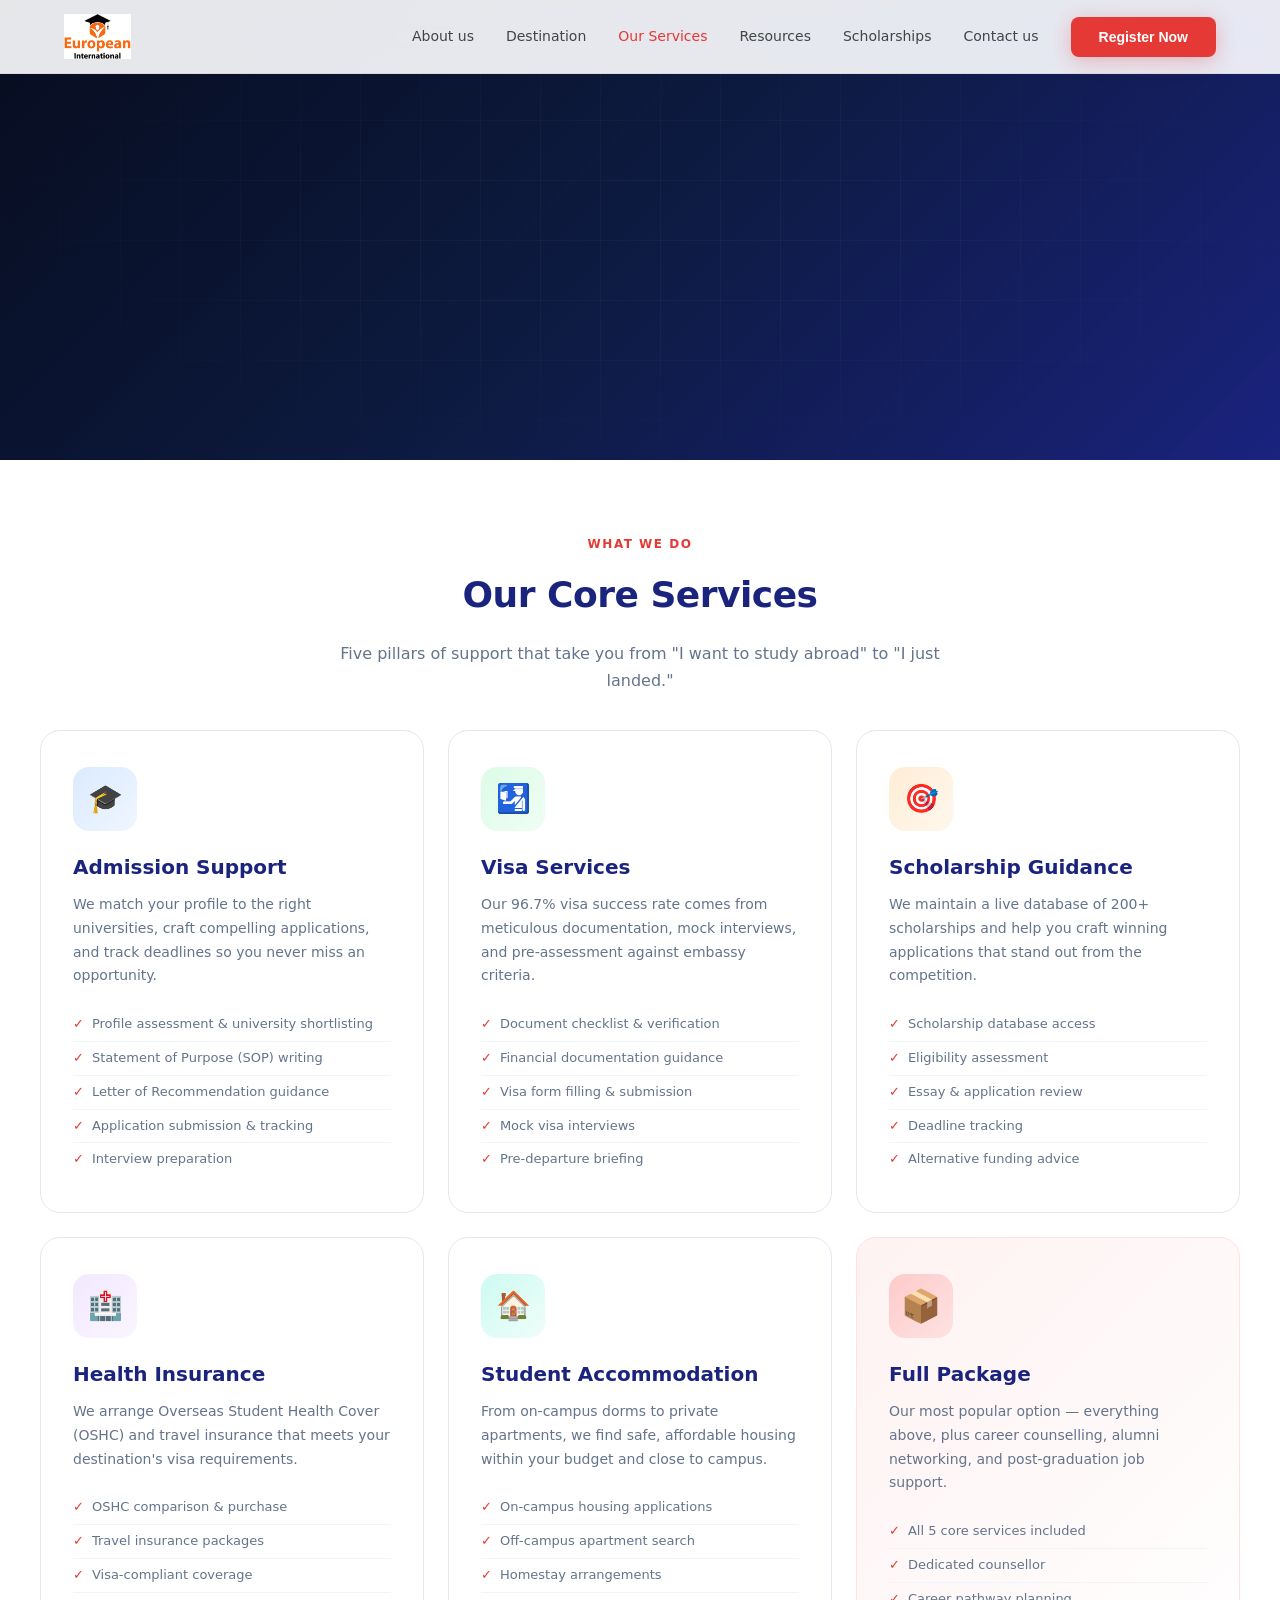
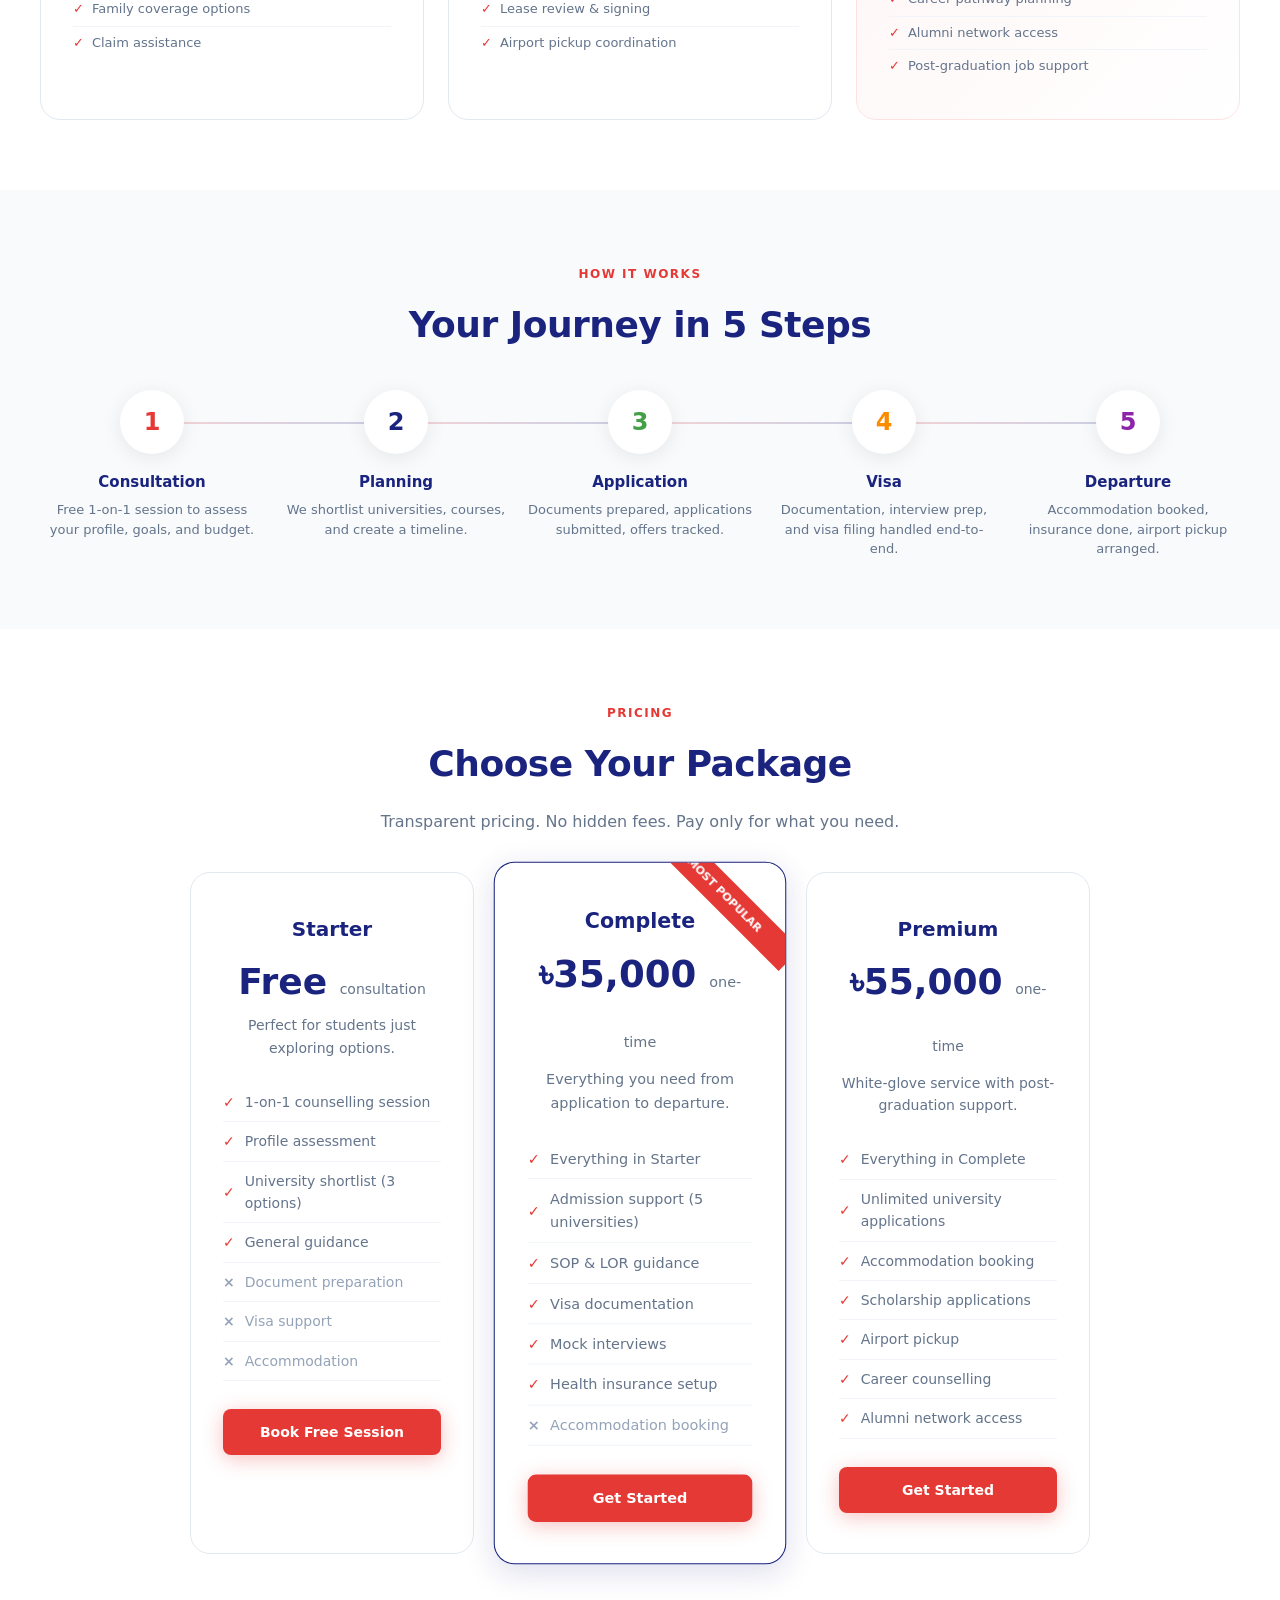
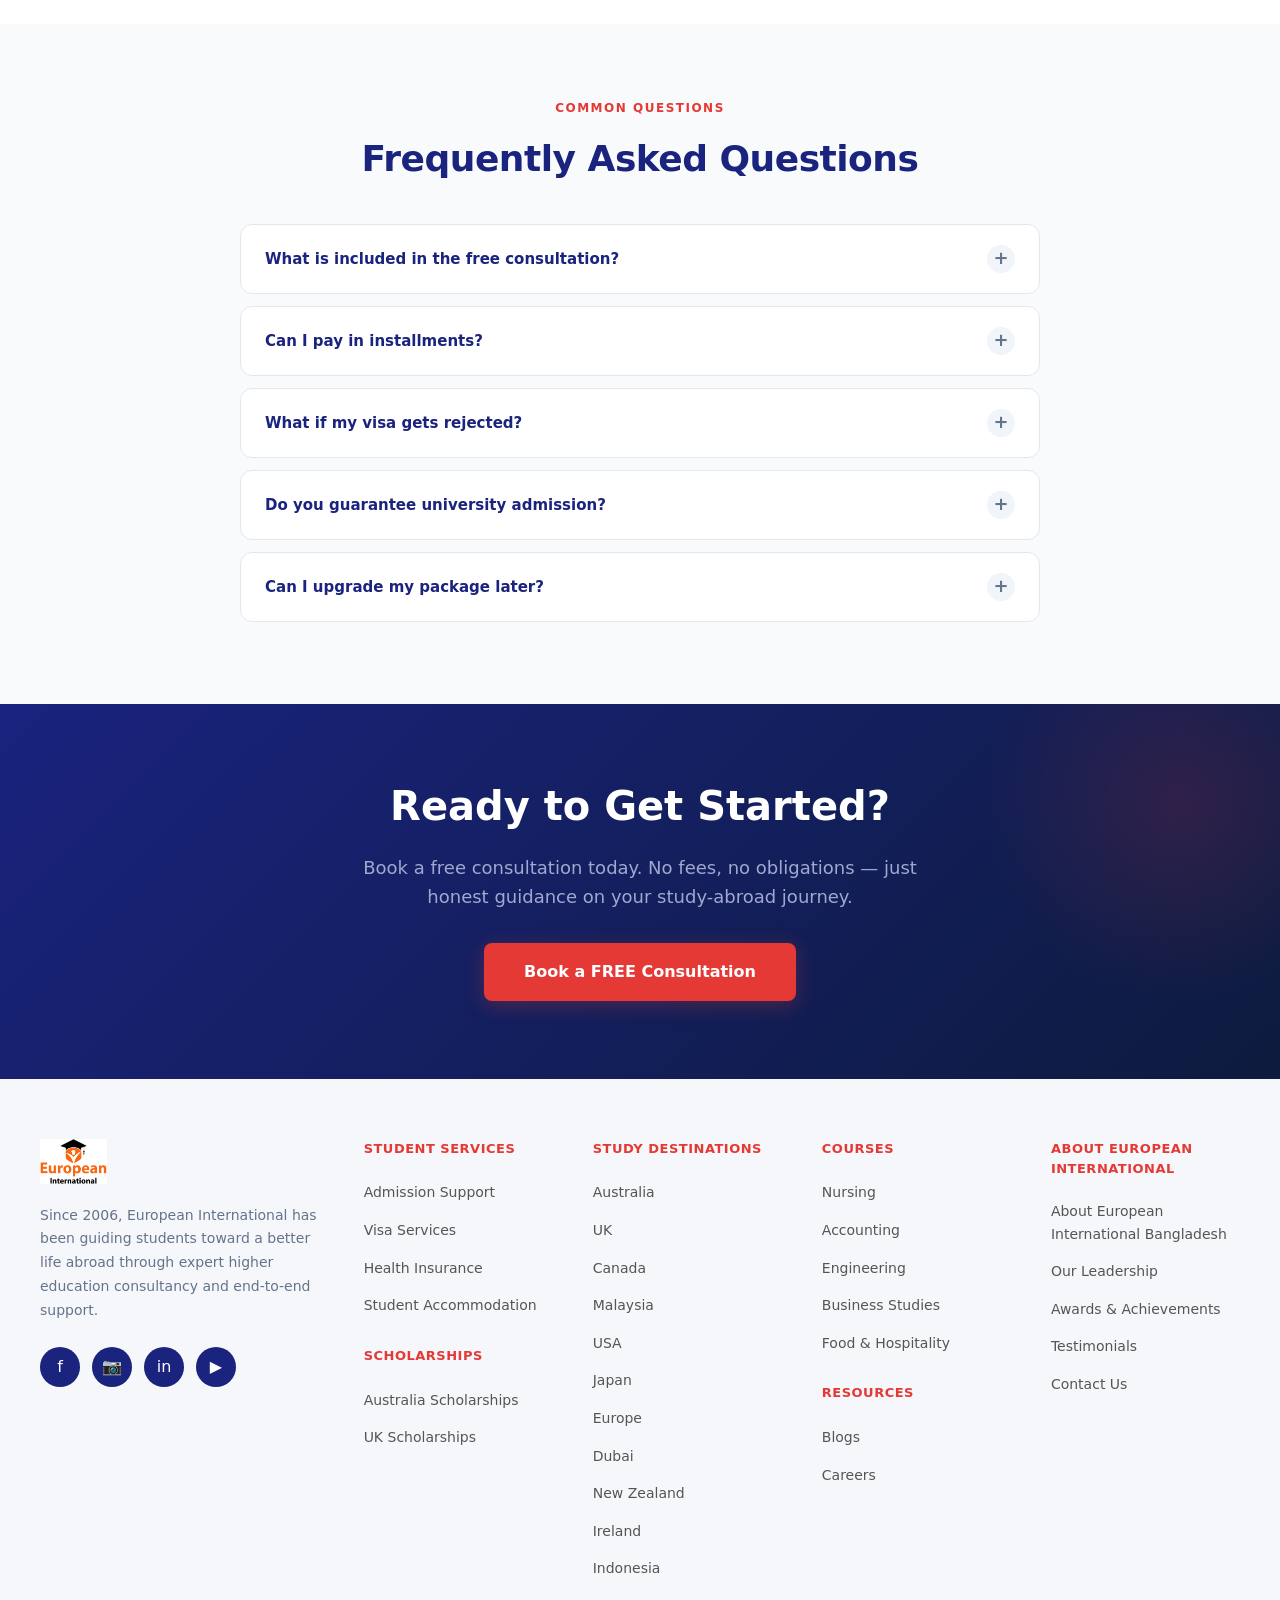
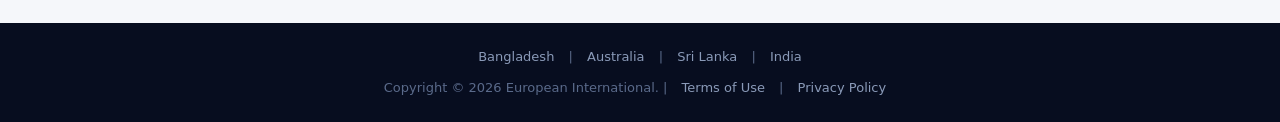
<file: services.html>
<!DOCTYPE html>
<html lang="en">
<head>
<meta charset="UTF-8">
<meta name="viewport" content="width=device-width, initial-scale=1.0">
<title>Our Services — European International</title>
<style>
/* ─── BASE ─── */
:root {
  --navy: #0d1b3e; --navy-light: #1a237e; --red: #e53935; --red-dark: #c62828;
  --cream: #f8f9fa; --text: #1e293b; --text-light: #64748b; --white: #ffffff;
  --transition: cubic-bezier(0.25, 0.46, 0.45, 0.94);
}
* { margin: 0; padding: 0; box-sizing: border-box; }
html { scroll-behavior: smooth; }
body {
  font-family: 'Segoe UI', system-ui, -apple-system, sans-serif;
  color: var(--text); line-height: 1.6; overflow-x: hidden;
}
img { max-width: 100%; display: block; }
a { text-decoration: none; color: inherit; }
ul { list-style: none; }

/* ─── SCROLL PROGRESS ─── */
.scroll-progress {
  position: fixed; top: 0; left: 0; height: 3px;
  background: linear-gradient(90deg, var(--red), var(--navy-light));
  z-index: 10001; width: 0%; transition: width 0.1s linear;
}

/* ─── HEADER ─── */
header {
  position: fixed; top: 0; left: 0; right: 0; z-index: 1000;
  background: rgba(255,255,255,0.9); backdrop-filter: blur(20px) saturate(180%);
  -webkit-backdrop-filter: blur(20px) saturate(180%);
  border-bottom: 1px solid rgba(0,0,0,0.05); transition: all 0.4s var(--transition);
}
header.scrolled { box-shadow: 0 4px 30px rgba(0,0,0,0.08); }
.nav-container {
  max-width: 1200px; margin: 0 auto; display: flex; align-items: center; justify-content: space-between;
  padding: 14px 24px; transition: padding 0.3s var(--transition);
}
header.scrolled .nav-container { padding: 10px 24px; }
.logo {
  display: flex; align-items: center; gap: 10px;
  font-weight: 800; font-size: 18px; color: var(--navy-light); letter-spacing: -0.5px;
}
.logo-icon {
  width: 40px; height: 40px; background: linear-gradient(135deg, var(--navy-light), #3949ab);
  border-radius: 8px; display: flex; align-items: center; justify-content: center;
  color: #fff; font-weight: 900; font-size: 13px;
  box-shadow: 0 4px 15px rgba(26,35,126,0.3); transition: transform 0.3s var(--transition);
}
.logo:hover .logo-icon { transform: rotate(5deg) scale(1.05); }
.logo span { color: var(--red); font-weight: 600; font-size: 11px; display: block; margin-top: -3px; letter-spacing: 0.5px; }
.nav-links { display: flex; gap: 32px; align-items: center; }
.nav-links a {
  font-size: 14px; font-weight: 500; color: #444; position: relative; padding: 4px 0; transition: color 0.3s;
}
.nav-links a::after {
  content: ''; position: absolute; bottom: 0; left: 0; width: 0; height: 2px;
  background: var(--red); border-radius: 2px; transition: width 0.3s var(--transition);
}
.nav-links a:hover { color: var(--red); }
.nav-links a:hover::after { width: 100%; }
.dropdown::after { content: "▾"; font-size: 9px; margin-left: 5px; color: #888; display: inline-block; transition: transform 0.3s; }
.dropdown:hover::after { transform: rotate(180deg); color: var(--red); }
.btn-primary {
  background: var(--red); color: #fff; padding: 12px 28px; border-radius: 8px;
  font-weight: 600; font-size: 14px; border: none; cursor: pointer; position: relative; overflow: hidden;
  transition: transform 0.3s var(--transition), box-shadow 0.3s;
  box-shadow: 0 4px 20px rgba(229,57,53,0.3);
}
.btn-primary::before {
  content: ''; position: absolute; top: 50%; left: 50%; width: 0; height: 0;
  background: rgba(255,255,255,0.2); border-radius: 50%; transform: translate(-50%,-50%);
  transition: width 0.6s, height 0.6s;
}
.btn-primary:hover::before { width: 300px; height: 300px; }
.btn-primary:hover { transform: translateY(-2px); box-shadow: 0 8px 30px rgba(229,57,53,0.4); }
.mobile-menu { display: none; font-size: 24px; cursor: pointer; }

/* ─── HERO ─── */
.page-hero {
  min-height: 420px; position: relative; overflow: hidden;
  display: flex; align-items: center; color: #fff;
  background: linear-gradient(135deg, #0a1128 0%, #1a237e 100%);
}
.hero-bg-img {
  position: absolute; inset: 0;
  background: url('https://images.unsplash.com/photo-1522202176988-66273c2fd55f?w=1920&q=80') center/cover no-repeat;
  will-change: transform;
}
.hero-overlay {
  position: absolute; inset: 0;
  background: linear-gradient(135deg, rgba(7,13,31,0.92) 0%, rgba(13,27,62,0.85) 50%, rgba(26,35,126,0.75) 100%);
}
.hero-grid {
  position: absolute; inset: 0;
  background-image: linear-gradient(rgba(255,255,255,0.03) 1px, transparent 1px), linear-gradient(90deg, rgba(255,255,255,0.03) 1px, transparent 1px);
  background-size: 60px 60px;
  mask-image: radial-gradient(ellipse at center, black 30%, transparent 80%);
  -webkit-mask-image: radial-gradient(ellipse at center, black 30%, transparent 80%);
}
.hero-content { position: relative; z-index: 2; max-width: 1200px; margin: 0 auto; padding: 120px 24px 60px; width: 100%; }
.breadcrumb {
  display: flex; align-items: center; gap: 10px; font-size: 13px; color: #94a3b8; margin-bottom: 24px;
  opacity: 0; transform: translateY(10px); animation: fadeUp 0.6s var(--transition) 0.2s forwards;
}
.breadcrumb a { color: #cbd5e1; transition: color 0.3s; }
.breadcrumb a:hover { color: var(--red); }
.page-hero h1 {
  font-size: clamp(36px, 5.5vw, 56px); font-weight: 800; margin-bottom: 20px;
  line-height: 1.1; letter-spacing: -1.5px; max-width: 650px;
  opacity: 0; transform: translateY(30px); animation: fadeUp 0.8s var(--transition) 0.4s forwards;
  text-shadow: 0 2px 20px rgba(0,0,0,0.3);
}
.page-hero p {
  font-size: 18px; color: #cbd5e1; max-width: 540px; line-height: 1.7;
  opacity: 0; transform: translateY(20px); animation: fadeUp 0.8s var(--transition) 0.6s forwards;
  text-shadow: 0 1px 10px rgba(0,0,0,0.2);
}

/* ─── REVEAL UTILITIES ─── */
.reveal { opacity: 0; transform: translateY(30px); transition: opacity 0.6s var(--transition), transform 0.6s var(--transition); }
.reveal.visible { opacity: 1; transform: translateY(0); }
.reveal-left { opacity: 0; transform: translateX(-40px); transition: all 0.6s var(--transition); }
.reveal-left.visible { opacity: 1; transform: translateX(0); }
.reveal-right { opacity: 0; transform: translateX(40px); transition: all 0.6s var(--transition); }
.reveal-right.visible { opacity: 1; transform: translateX(0); }
.reveal-scale { opacity: 0; transform: scale(0.95); transition: all 0.6s var(--transition); }
.reveal-scale.visible { opacity: 1; transform: scale(1); }
.stagger-children > *:nth-child(1) { transition-delay: 0ms; }
.stagger-children > *:nth-child(2) { transition-delay: 80ms; }
.stagger-children > *:nth-child(3) { transition-delay: 160ms; }
.stagger-children > *:nth-child(4) { transition-delay: 240ms; }
.stagger-children > *:nth-child(5) { transition-delay: 320ms; }
.stagger-children > *:nth-child(6) { transition-delay: 400ms; }

/* ─── SECTIONS ─── */
.section { padding: 70px 24px; position: relative; }
.container { max-width: 1200px; margin: 0 auto; }
.section-header { text-align: center; margin-bottom: 36px; }
.section-header h2 {
  font-size: clamp(26px, 3.5vw, 36px); color: var(--navy-light);
  margin-bottom: 16px; font-weight: 800; letter-spacing: -0.5px;
}
.section-header p { color: var(--text-light); font-size: 16px; max-width: 600px; margin: 0 auto; line-height: 1.7; }
.section-label {
  display: inline-block; font-size: 12px; font-weight: 700; color: var(--red);
  text-transform: uppercase; letter-spacing: 1.5px; margin-bottom: 12px;
}

/* ─── SERVICES GRID ─── */
.services-section { background: var(--white); }
.services-grid {
  display: grid; grid-template-columns: repeat(3, 1fr); gap: 24px;
}
.service-card {
  background: var(--white); border-radius: 20px; padding: 36px 32px;
  border: 1px solid #e2e8f0; position: relative; overflow: hidden;
  transition: all 0.4s var(--transition);
}
.service-card:hover {
  transform: translateY(-8px); box-shadow: 0 20px 50px rgba(0,0,0,0.1);
  border-color: #cbd5e1;
}
.service-card::before {
  content: ''; position: absolute; top: 0; left: 0; right: 0; height: 4px;
  background: linear-gradient(90deg, var(--red), var(--navy-light)); opacity: 0;
  transition: opacity 0.3s;
}
.service-card:hover::before { opacity: 1; }
.service-icon {
  width: 64px; height: 64px; border-radius: 16px;
  display: flex; align-items: center; justify-content: center;
  font-size: 28px; margin-bottom: 20px;
  transition: transform 0.4s var(--transition);
}
.service-card:hover .service-icon { transform: scale(1.1) rotate(-5deg); }
.service-icon.blue { background: linear-gradient(135deg, #dbeafe, #eff6ff); }
.service-icon.green { background: linear-gradient(135deg, #dcfce7, #f0fdf4); }
.service-icon.orange { background: linear-gradient(135deg, #ffedd5, #fff7ed); }
.service-icon.purple { background: linear-gradient(135deg, #f3e8ff, #faf5ff); }
.service-icon.teal { background: linear-gradient(135deg, #ccfbf1, #f0fdfa); }
.service-card h3 { font-size: 20px; font-weight: 800; color: var(--navy-light); margin-bottom: 10px; }
.service-card > p { font-size: 14px; color: var(--text-light); line-height: 1.7; margin-bottom: 20px; }
.service-features { list-style: none; }
.service-features li {
  font-size: 13px; color: var(--text-light); padding: 6px 0;
  display: flex; align-items: flex-start; gap: 8px;
  border-bottom: 1px solid #f1f5f9;
}
.service-features li:last-child { border-bottom: none; }
.service-features li::before { content: '✓'; color: var(--red); font-weight: 700; flex-shrink: 0; }

/* ─── PROCESS ─── */
.process-section { background: #f8fafc; }
.process-steps {
  display: grid; grid-template-columns: repeat(5, 1fr); gap: 20px;
}
.process-step {
  text-align: center; position: relative;
}
.process-step::after {
  content: ''; position: absolute; top: 32px; right: -50%; width: 100%; height: 2px;
  background: linear-gradient(90deg, var(--red), var(--navy-light)); opacity: 0.2;
}
.process-step:last-child::after { display: none; }
.process-num {
  width: 64px; height: 64px; border-radius: 50%;
  display: flex; align-items: center; justify-content: center;
  margin: 0 auto 16px; font-size: 24px; font-weight: 800;
  background: var(--white); box-shadow: 0 4px 20px rgba(0,0,0,0.08);
  position: relative; z-index: 2;
}
.process-step:nth-child(1) .process-num { color: var(--red); }
.process-step:nth-child(2) .process-num { color: var(--navy-light); }
.process-step:nth-child(3) .process-num { color: #43a047; }
.process-step:nth-child(4) .process-num { color: #fb8c00; }
.process-step:nth-child(5) .process-num { color: #8e24aa; }
.process-step h4 { font-size: 15px; font-weight: 700; color: var(--navy-light); margin-bottom: 6px; }
.process-step p { font-size: 13px; color: var(--text-light); line-height: 1.5; }

/* ─── PACKAGES ─── */
.packages-section { background: var(--white); }
.packages-grid {
  display: grid; grid-template-columns: repeat(3, 1fr); gap: 24px;
  max-width: 900px; margin: 0 auto;
}
.package-card {
  background: var(--white); border-radius: 20px; padding: 40px 32px;
  border: 1px solid #e2e8f0; text-align: center;
  transition: all 0.4s var(--transition); position: relative; overflow: hidden;
}
.package-card:hover { transform: translateY(-6px); box-shadow: 0 16px 40px rgba(0,0,0,0.1); }
.package-card.featured {
  border-color: var(--navy-light); box-shadow: 0 8px 30px rgba(26,35,126,0.15);
  transform: scale(1.03);
}
.package-card.featured:hover { transform: scale(1.03) translateY(-6px); }
.package-badge {
  position: absolute; top: 16px; right: -30px;
  background: var(--red); color: #fff; padding: 6px 40px;
  font-size: 11px; font-weight: 700; transform: rotate(45deg);
}
.package-card h3 { font-size: 20px; font-weight: 800; color: var(--navy-light); margin-bottom: 8px; }
.package-price { font-size: 36px; font-weight: 800; color: var(--navy-light); margin-bottom: 4px; }
.package-price span { font-size: 14px; color: var(--text-light); font-weight: 500; }
.package-desc { font-size: 14px; color: var(--text-light); margin-bottom: 24px; }
.package-features { text-align: left; margin-bottom: 28px; }
.package-features li {
  font-size: 14px; color: var(--text-light); padding: 8px 0;
  display: flex; align-items: center; gap: 10px;
  border-bottom: 1px solid #f1f5f9;
}
.package-features li::before { content: '✓'; color: var(--red); font-weight: 700; }
.package-features li.missing { color: #94a3b8; }
.package-features li.missing::before { content: '×'; color: #94a3b8; }

/* ─── FAQ ─── */
.faq-section { background: #f8fafc; }
.faq-list { max-width: 800px; margin: 0 auto; }
.faq-item {
  background: var(--white); border: 1px solid #e2e8f0; border-radius: 12px;
  margin-bottom: 12px; overflow: hidden; transition: all 0.3s var(--transition);
}
.faq-item:hover { border-color: #cbd5e1; }
.faq-item.active { border-color: var(--navy-light); box-shadow: 0 4px 20px rgba(0,0,0,0.06); }
.faq-question {
  display: flex; align-items: center; justify-content: space-between;
  padding: 20px 24px; cursor: pointer; font-size: 15px; font-weight: 600; color: var(--navy-light);
  transition: color 0.3s;
}
.faq-question:hover { color: var(--red); }
.faq-icon {
  width: 28px; height: 28px; border-radius: 50%; background: #f1f5f9;
  display: flex; align-items: center; justify-content: center;
  font-size: 18px; color: var(--text-light); transition: all 0.3s; flex-shrink: 0; margin-left: 12px;
}
.faq-item.active .faq-icon { background: var(--red); color: #fff; transform: rotate(45deg); }
.faq-answer {
  max-height: 0; overflow: hidden; transition: max-height 0.4s var(--transition), padding 0.4s;
  padding: 0 24px;
}
.faq-item.active .faq-answer { max-height: 300px; padding: 0 24px 20px; }
.faq-answer p { font-size: 14px; color: var(--text-light); line-height: 1.7; }

/* ─── CTA ─── */
.cta-section {
  background: linear-gradient(135deg, var(--navy-light) 0%, var(--navy) 100%);
  padding: 70px 24px; text-align: center; color: #fff; position: relative; overflow: hidden;
}
.cta-section::before {
  content: ''; position: absolute; top: -100px; right: -100px;
  width: 400px; height: 400px; border-radius: 50%;
  background: radial-gradient(circle, rgba(229,57,53,0.15), transparent 70%);
}
.cta-content { position: relative; z-index: 2; max-width: 600px; margin: 0 auto; }
.cta-section h2 { font-size: clamp(28px, 4vw, 40px); font-weight: 800; margin-bottom: 16px; }
.cta-section p { font-size: 18px; color: #a0a8d0; margin-bottom: 32px; }
.cta-section .btn-primary { padding: 16px 40px; font-size: 16px; display: inline-block; }

/* ─── FOOTER ─── */
.footer-main { background: #f5f7fa; padding: 60px 24px 30px; position: relative; }
.footer-grid {
  max-width: 1200px; margin: 0 auto;
  display: grid; grid-template-columns: 1.5fr 1fr 1fr 1fr 1fr; gap: 40px;
}
.footer-brand .logo { margin-bottom: 20px; }
.footer-brand p { font-size: 14px; color: var(--text-light); line-height: 1.7; margin-bottom: 24px; }
.social-links { display: flex; gap: 12px; }
.social-links a {
  width: 40px; height: 40px; border-radius: 50%; background: var(--navy-light); color: #fff;
  display: flex; align-items: center; justify-content: center;
  font-size: 16px; transition: all 0.3s var(--transition); position: relative; overflow: hidden;
}
.social-links a::before {
  content: ''; position: absolute; inset: 0; background: var(--red); border-radius: 50%;
  transform: scale(0); transition: transform 0.3s var(--transition);
}
.social-links a:hover::before { transform: scale(1); }
.social-links a span { position: relative; z-index: 2; }
.social-links a:hover { transform: translateY(-3px); }
.footer-col h4 { font-size: 13px; font-weight: 800; color: var(--red); margin-bottom: 20px; text-transform: uppercase; letter-spacing: 0.5px; }
.footer-col ul li { margin-bottom: 12px; }
.footer-col ul li a { font-size: 14px; color: #555; transition: all 0.2s; display: inline-block; }
.footer-col ul li a:hover { color: var(--red); transform: translateX(4px); }

/* ─── BOTTOM BAR ─── */
.bottom-bar {
  background: #070d1f; color: #5a6a8a; padding: 24px; text-align: center; font-size: 13px;
}
.bottom-bar a { color: #8a9ab8; margin: 0 10px; transition: color 0.3s; }
.bottom-bar a:hover { color: #fff; }

/* ─── SCROLL TO TOP ─── */
.scroll-top {
  position: fixed; bottom: 30px; right: 30px; width: 52px; height: 52px; border-radius: 50%;
  background: var(--navy-light); color: #fff; border: none; cursor: pointer; font-size: 22px;
  display: flex; opacity: 0; pointer-events: none; align-items: center; justify-content: center;
  box-shadow: 0 8px 30px rgba(13,27,62,0.4); z-index: 9998;
  transition: all 0.4s var(--transition); transform: translateY(20px);
}
.scroll-top.show { opacity: 1; pointer-events: all; transform: translateY(0); }
.scroll-top:hover { background: var(--red); transform: translateY(-4px); }

/* ─── RESPONSIVE ─── */
@media (max-width: 992px) {
  .nav-links { display: none; }
  .mobile-menu { display: block; }
  .services-grid { grid-template-columns: repeat(2, 1fr); }
  .process-steps { grid-template-columns: repeat(3, 1fr); }
  .process-step::after { display: none; }
  .packages-grid { grid-template-columns: 1fr; max-width: 400px; }
  .package-card.featured { transform: none; }
  .package-card.featured:hover { transform: translateY(-6px); }
  .footer-grid { grid-template-columns: 1fr 1fr; }
  .page-hero { min-height: auto; }
  .hero-content { padding: 100px 24px 40px; }
  .section { padding: 50px 24px; }
}
@media (max-width: 576px) {
  .services-grid { grid-template-columns: 1fr; }
  .process-steps { grid-template-columns: repeat(2, 1fr); gap: 16px; }
  .footer-grid { grid-template-columns: 1fr; }
  .page-hero { min-height: auto; }
  .hero-content { padding: 90px 20px 36px !important; }
  .section { padding: 36px 20px; }
  .section-header { margin-bottom: 24px; }
  .section-header h2 { font-size: 22px; }
}
</style>
</head>
<body>

<div class="scroll-progress" id="scrollProgress"></div>

<!-- Header -->
<header id="header">
  <div class="nav-container">
    <a href="index.html" class="logo">
      <img src="images/europeanbdlogo.png" alt="European International" style="height: 45px;">
    </a>
    <nav class="nav-links">
      <a href="about.html">About us</a>
      <a href="destinations.html">Destination</a>
      <a href="services.html" style="color:var(--red);">Our Services</a>
      <a href="resources.html">Resources</a>
      <a href="scholarships.html">Scholarships</a>
      <a href="contact.html">Contact us</a>
      <button class="btn-primary">Register Now</button>
    </nav>
    <div class="mobile-menu">☰</div>
  </div>
</header>

<!-- Hero -->
<section class="page-hero" id="hero">
  <div class="hero-bg-img" id="heroBg"></div>
  <div class="hero-overlay"></div>
  <div class="hero-grid"></div>
  <div class="hero-content">
    <div class="breadcrumb">
      <a href="index.html">Home</a> <span>/</span> <span style="color:#fff;">Our Services</span>
    </div>
    <h1>Everything You Need to Go Abroad</h1>
    <p>From choosing a university to landing at the airport — European International handles every step so you can focus on your dreams.</p>
  </div>
</section>

<!-- Services -->
<section class="section services-section" id="services">
  <div class="container">
    <div class="section-header reveal">
      <div class="section-label">What We Do</div>
      <h2>Our Core Services</h2>
      <p>Five pillars of support that take you from "I want to study abroad" to "I just landed."</p>
    </div>
    <div class="services-grid stagger-children">
      <div class="service-card reveal">
        <div class="service-icon blue">🎓</div>
        <h3>Admission Support</h3>
        <p>We match your profile to the right universities, craft compelling applications, and track deadlines so you never miss an opportunity.</p>
        <ul class="service-features">
          <li>Profile assessment & university shortlisting</li>
          <li>Statement of Purpose (SOP) writing</li>
          <li>Letter of Recommendation guidance</li>
          <li>Application submission & tracking</li>
          <li>Interview preparation</li>
        </ul>
      </div>
      <div class="service-card reveal">
        <div class="service-icon green">🛂</div>
        <h3>Visa Services</h3>
        <p>Our 96.7% visa success rate comes from meticulous documentation, mock interviews, and pre-assessment against embassy criteria.</p>
        <ul class="service-features">
          <li>Document checklist & verification</li>
          <li>Financial documentation guidance</li>
          <li>Visa form filling & submission</li>
          <li>Mock visa interviews</li>
          <li>Pre-departure briefing</li>
        </ul>
      </div>
      <div class="service-card reveal">
        <div class="service-icon orange">🎯</div>
        <h3>Scholarship Guidance</h3>
        <p>We maintain a live database of 200+ scholarships and help you craft winning applications that stand out from the competition.</p>
        <ul class="service-features">
          <li>Scholarship database access</li>
          <li>Eligibility assessment</li>
          <li>Essay & application review</li>
          <li>Deadline tracking</li>
          <li>Alternative funding advice</li>
        </ul>
      </div>
      <div class="service-card reveal">
        <div class="service-icon purple">🏥</div>
        <h3>Health Insurance</h3>
        <p>We arrange Overseas Student Health Cover (OSHC) and travel insurance that meets your destination's visa requirements.</p>
        <ul class="service-features">
          <li>OSHC comparison & purchase</li>
          <li>Travel insurance packages</li>
          <li>Visa-compliant coverage</li>
          <li>Family coverage options</li>
          <li>Claim assistance</li>
        </ul>
      </div>
      <div class="service-card reveal">
        <div class="service-icon teal">🏠</div>
        <h3>Student Accommodation</h3>
        <p>From on-campus dorms to private apartments, we find safe, affordable housing within your budget and close to campus.</p>
        <ul class="service-features">
          <li>On-campus housing applications</li>
          <li>Off-campus apartment search</li>
          <li>Homestay arrangements</li>
          <li>Lease review & signing</li>
          <li>Airport pickup coordination</li>
        </ul>
      </div>
      <div class="service-card reveal" style="background: linear-gradient(135deg, #fef2f2, #fff); border-color: #fee2e2;">
        <div class="service-icon" style="background: linear-gradient(135deg, #fecaca, #fee2e2); font-size: 32px;">📦</div>
        <h3>Full Package</h3>
        <p>Our most popular option — everything above, plus career counselling, alumni networking, and post-graduation job support.</p>
        <ul class="service-features">
          <li>All 5 core services included</li>
          <li>Dedicated counsellor</li>
          <li>Career pathway planning</li>
          <li>Alumni network access</li>
          <li>Post-graduation job support</li>
        </ul>
      </div>
    </div>
  </div>
</section>

<!-- Process -->
<section class="section process-section" id="process">
  <div class="container">
    <div class="section-header reveal">
      <div class="section-label">How It Works</div>
      <h2>Your Journey in 5 Steps</h2>
    </div>
    <div class="process-steps stagger-children">
      <div class="process-step reveal">
        <div class="process-num">1</div>
        <h4>Consultation</h4>
        <p>Free 1-on-1 session to assess your profile, goals, and budget.</p>
      </div>
      <div class="process-step reveal">
        <div class="process-num">2</div>
        <h4>Planning</h4>
        <p>We shortlist universities, courses, and create a timeline.</p>
      </div>
      <div class="process-step reveal">
        <div class="process-num">3</div>
        <h4>Application</h4>
        <p>Documents prepared, applications submitted, offers tracked.</p>
      </div>
      <div class="process-step reveal">
        <div class="process-num">4</div>
        <h4>Visa</h4>
        <p>Documentation, interview prep, and visa filing handled end-to-end.</p>
      </div>
      <div class="process-step reveal">
        <div class="process-num">5</div>
        <h4>Departure</h4>
        <p>Accommodation booked, insurance done, airport pickup arranged.</p>
      </div>
    </div>
  </div>
</section>

<!-- Packages -->
<section class="section packages-section" id="packages">
  <div class="container">
    <div class="section-header reveal">
      <div class="section-label">Pricing</div>
      <h2>Choose Your Package</h2>
      <p>Transparent pricing. No hidden fees. Pay only for what you need.</p>
    </div>
    <div class="packages-grid stagger-children">
      <div class="package-card reveal">
        <h3>Starter</h3>
        <div class="package-price">Free <span>consultation</span></div>
        <p class="package-desc">Perfect for students just exploring options.</p>
        <ul class="package-features">
          <li>1-on-1 counselling session</li>
          <li>Profile assessment</li>
          <li>University shortlist (3 options)</li>
          <li>General guidance</li>
          <li class="missing">Document preparation</li>
          <li class="missing">Visa support</li>
          <li class="missing">Accommodation</li>
        </ul>
        <a href="contact.html" class="btn-primary" style="width:100%; display:block; text-align:center;">Book Free Session</a>
      </div>
      <div class="package-card featured reveal">
        <span class="package-badge">MOST POPULAR</span>
        <h3>Complete</h3>
        <div class="package-price">৳35,000 <span>one-time</span></div>
        <p class="package-desc">Everything you need from application to departure.</p>
        <ul class="package-features">
          <li>Everything in Starter</li>
          <li>Admission support (5 universities)</li>
          <li>SOP & LOR guidance</li>
          <li>Visa documentation</li>
          <li>Mock interviews</li>
          <li>Health insurance setup</li>
          <li class="missing">Accommodation booking</li>
        </ul>
        <a href="contact.html" class="btn-primary" style="width:100%; display:block; text-align:center;">Get Started</a>
      </div>
      <div class="package-card reveal">
        <h3>Premium</h3>
        <div class="package-price">৳55,000 <span>one-time</span></div>
        <p class="package-desc">White-glove service with post-graduation support.</p>
        <ul class="package-features">
          <li>Everything in Complete</li>
          <li>Unlimited university applications</li>
          <li>Accommodation booking</li>
          <li>Scholarship applications</li>
          <li>Airport pickup</li>
          <li>Career counselling</li>
          <li>Alumni network access</li>
        </ul>
        <a href="contact.html" class="btn-primary" style="width:100%; display:block; text-align:center;">Get Started</a>
      </div>
    </div>
  </div>
</section>

<!-- FAQ -->
<section class="section faq-section" id="faq">
  <div class="container">
    <div class="section-header reveal">
      <div class="section-label">Common Questions</div>
      <h2>Frequently Asked Questions</h2>
    </div>
    <div class="faq-list stagger-children">
      <div class="faq-item reveal">
        <div class="faq-question" onclick="toggleFaq(this)">
          <span>What is included in the free consultation?</span>
          <span class="faq-icon">+</span>
        </div>
        <div class="faq-answer">
          <p>A 45-minute 1-on-1 session with a European International counsellor where we assess your academic profile, discuss your goals, budget, and preferred destinations, and provide a shortlist of 3 suitable universities. No obligation, no hidden fees.</p>
        </div>
      </div>
      <div class="faq-item reveal">
        <div class="faq-question" onclick="toggleFaq(this)">
          <span>Can I pay in installments?</span>
          <span class="faq-icon">+</span>
        </div>
        <div class="faq-answer">
          <p>Yes. For the Complete and Premium packages, you can pay 50% upfront and 50% after receiving your first university offer letter. We also accept bank transfers, mobile banking, and card payments.</p>
        </div>
      </div>
      <div class="faq-item reveal">
        <div class="faq-question" onclick="toggleFaq(this)">
          <span>What if my visa gets rejected?</span>
          <span class="faq-icon">+</span>
        </div>
        <div class="faq-answer">
          <p>Our 96.7% success rate means rejections are rare. But if it happens, we analyze the refusal reason, refile with corrected documentation at no extra charge, or help you pivot to an alternative destination. We don't abandon you.</p>
        </div>
      </div>
      <div class="faq-item reveal">
        <div class="faq-question" onclick="toggleFaq(this)">
          <span>Do you guarantee university admission?</span>
          <span class="faq-icon">+</span>
        </div>
        <div class="faq-answer">
          <p>No ethical consultancy can guarantee admission — universities make final decisions. However, we only recommend institutions where your profile is competitive, and we have a 94% offer-letter rate because of our rigorous pre-assessment.</p>
        </div>
      </div>
      <div class="faq-item reveal">
        <div class="faq-question" onclick="toggleFaq(this)">
          <span>Can I upgrade my package later?</span>
          <span class="faq-icon">+</span>
        </div>
        <div class="faq-answer">
          <p>Absolutely. You can start with the free consultation, upgrade to Complete when you're ready to apply, and move to Premium anytime before your visa filing. You only pay the difference between packages.</p>
        </div>
      </div>
    </div>
  </div>
</section>

<!-- CTA -->
<section class="cta-section">
  <div class="cta-content reveal">
    <h2>Ready to Get Started?</h2>
    <p>Book a free consultation today. No fees, no obligations — just honest guidance on your study-abroad journey.</p>
    <a href="contact.html" class="btn-primary">Book a FREE Consultation</a>
  </div>
</section>

<!-- Footer -->
<footer class="footer-main">
  <div class="footer-grid">
    <div class="footer-brand reveal">
      <a href="index.html" class="logo">
        <img src="images/europeanbdlogo.png" alt="European International" style="height: 45px;">
      </a>
      <p>Since 2006, European International has been guiding students toward a better life abroad through expert higher education consultancy and end-to-end support.</p>
      <div class="social-links">
        <a href="#"><span>f</span></a>
        <a href="#"><span>📷</span></a>
        <a href="#"><span>in</span></a>
        <a href="#"><span>▶</span></a>
      </div>
    </div>
    <div class="footer-col reveal">
      <h4>Student Services</h4>
      <ul>
        <li><a href="services.html">Admission Support</a></li>
        <li><a href="services.html">Visa Services</a></li>
        <li><a href="services.html">Health Insurance</a></li>
        <li><a href="services.html">Student Accommodation</a></li>
      </ul>
      <h4 style="margin-top:28px;">Scholarships</h4>
      <ul>
        <li><a href="#">Australia Scholarships</a></li>
        <li><a href="#">UK Scholarships</a></li>
      </ul>
    </div>
    <div class="footer-col reveal">
      <h4>Study Destinations</h4>
      <ul>
        <li><a href="destinations.html">Australia</a></li>
        <li><a href="destinations.html">UK</a></li>
        <li><a href="destinations.html">Canada</a></li>
        <li><a href="destinations.html">Malaysia</a></li>
        <li><a href="destinations.html">USA</a></li>
        <li><a href="destinations.html">Japan</a></li>
        <li><a href="destinations.html">Europe</a></li>
        <li><a href="destinations.html">Dubai</a></li>
        <li><a href="destinations.html">New Zealand</a></li>
        <li><a href="destinations.html">Ireland</a></li>
        <li><a href="destinations.html">Indonesia</a></li>
      </ul>
    </div>
    <div class="footer-col reveal">
      <h4>Courses</h4>
      <ul>
        <li><a href="#">Nursing</a></li>
        <li><a href="#">Accounting</a></li>
        <li><a href="#">Engineering</a></li>
        <li><a href="#">Business Studies</a></li>
        <li><a href="#">Food & Hospitality</a></li>
      </ul>
      <h4 style="margin-top:28px;">Resources</h4>
      <ul>
        <li><a href="resources.html">Blogs</a></li>
        <li><a href="#">Careers</a></li>
      </ul>
    </div>
    <div class="footer-col reveal">
      <h4>About European International</h4>
      <ul>
        <li><a href="about.html">About European International Bangladesh</a></li>
        <li><a href="about.html#team">Our Leadership</a></li>
        <li><a href="about.html#awards">Awards & Achievements</a></li>
        <li><a href="about.html#testimonials">Testimonials</a></li>
        <li><a href="contact.html">Contact Us</a></li>
      </ul>
    </div>
  </div>
</footer>

<!-- Bottom Bar -->
<div class="bottom-bar">
  <p><a href="#">Bangladesh</a> | <a href="#">Australia</a> | <a href="#">Sri Lanka</a> | <a href="#">India</a></p>
  <p style="margin-top:10px;">Copyright © 2026 European International. | <a href="#">Terms of Use</a> | <a href="#">Privacy Policy</a></p>
</div>

<!-- Scroll to Top -->
<button class="scroll-top" id="scrollTop">↑</button>

<script>
/* ─── SCROLL PROGRESS ─── */
const scrollProgress = document.getElementById('scrollProgress');
window.addEventListener('scroll', () => {
  const docHeight = document.documentElement.scrollHeight - window.innerHeight;
  scrollProgress.style.width = (window.scrollY / docHeight * 100) + '%';
});

/* ─── HEADER SCROLL ─── */
const header = document.getElementById('header');
window.addEventListener('scroll', () => { header.classList.toggle('scrolled', window.scrollY > 50); });

/* ─── HERO PARALLAX ─── */
const heroBg = document.getElementById('heroBg');
window.addEventListener('scroll', () => { heroBg.style.transform = `translateY(${window.scrollY * 0.4}px) scale(1.1)`; });

/* ─── SCROLL REVEAL ─── */
const revealObserver = new IntersectionObserver((entries) => {
  entries.forEach(entry => { if (entry.isIntersecting) { entry.target.classList.add('visible'); } });
}, { threshold: 0.05, rootMargin: '0px 0px -40px 0px' });
document.querySelectorAll('.reveal, .reveal-left, .reveal-right, .reveal-scale').forEach(el => revealObserver.observe(el));

/* ─── FALLBACK: Show all content if observer fails ─── */
setTimeout(() => {
  document.querySelectorAll('.reveal:not(.visible), .reveal-scale:not(.visible)').forEach(el => {
    el.classList.add('visible');
  });
}, 2000);

/* ─── FAQ ACCORDION ─── */
function toggleFaq(el) {
  const item = el.parentElement;
  const wasActive = item.classList.contains('active');
  document.querySelectorAll('.faq-item').forEach(i => i.classList.remove('active'));
  if (!wasActive) item.classList.add('active');
}

/* ─── SCROLL TO TOP ─── */
const scrollBtn = document.getElementById('scrollTop');
window.addEventListener('scroll', () => { scrollBtn.classList.toggle('show', window.scrollY > 600); });
scrollBtn.addEventListener('click', () => { window.scrollTo({ top: 0, behavior: 'smooth' }); });
</script>
</body>
</html>
</file>
<file: css/about.css>
/* ─── BASE ─── */
:root {
  --navy: #0d1b3e; --navy-light: #1a237e; --red: #e53935; --red-dark: #c62828;
  --cream: #f8f9fa; --text: #1e293b; --text-light: #64748b; --white: #ffffff;
  --transition: cubic-bezier(0.25, 0.46, 0.45, 0.94);
}
* { margin: 0; padding: 0; box-sizing: border-box; }
html { scroll-behavior: smooth; }
body {
  font-family: 'Segoe UI', system-ui, -apple-system, sans-serif;
  color: var(--text); line-height: 1.6; overflow-x: hidden;
}
img { max-width: 100%; display: block; }
a { text-decoration: none; color: inherit; }
ul { list-style: none; }

/* ─── CUSTOM CURSOR ─── */
.cursor {
  position: fixed; top: 0; left: 0; width: 12px; height: 12px;
  background: var(--red); border-radius: 50%; pointer-events: none;
  z-index: 99999; transform: translate(-50%, -50%);
  transition: width 0.3s var(--transition), height 0.3s var(--transition), background 0.3s;
  mix-blend-mode: difference;
}
.cursor.hover { width: 40px; height: 40px; background: rgba(229,57,53,0.2); border: 2px solid var(--red); }
.cursor-dot {
  position: fixed; top: 0; left: 0; width: 4px; height: 4px;
  background: var(--white); border-radius: 50%; pointer-events: none;
  z-index: 99999; transform: translate(-50%, -50%);
}

/* ─── SCROLL PROGRESS ─── */
.scroll-progress {
  position: fixed; top: 0; left: 0; height: 3px;
  background: linear-gradient(90deg, var(--red), var(--navy-light));
  z-index: 10001; width: 0%; transition: width 0.1s linear;
}

/* ─── SECTION INDICATOR ─── */
.section-indicator {
  position: fixed; left: 20px; top: 50%; transform: translateY(-50%);
  z-index: 999; display: flex; flex-direction: column; gap: 14px;
  opacity: 0; pointer-events: none; transition: opacity 0.4s;
}
.section-indicator.visible { opacity: 1; pointer-events: all; }
.section-indicator a {
  width: 10px; height: 10px; border-radius: 50%; background: #cbd5e1;
  position: relative; transition: all 0.3s var(--transition); cursor: none;
}
.section-indicator a.active {
  background: var(--red); transform: scale(1.4);
  box-shadow: 0 0 0 4px rgba(229,57,53,0.15);
}
.section-indicator a::after {
  content: attr(data-label); position: absolute; left: 22px; top: 50%; transform: translateY(-50%);
  font-size: 11px; font-weight: 600; color: var(--navy-light); white-space: nowrap;
  opacity: 0; transition: opacity 0.3s, transform 0.3s; pointer-events: none;
}
.section-indicator a:hover::after { opacity: 1; transform: translateY(-50%) translateX(4px); }

/* ─── HEADER ─── */
header {
  position: fixed; top: 0; left: 0; right: 0; z-index: 1000;
  background: rgba(255,255,255,0.9); backdrop-filter: blur(20px) saturate(180%);
  -webkit-backdrop-filter: blur(20px) saturate(180%);
  border-bottom: 1px solid rgba(0,0,0,0.05); transition: all 0.4s var(--transition);
}
header.scrolled { box-shadow: 0 4px 30px rgba(0,0,0,0.08); }
.nav-container {
  max-width: 1200px; margin: 0 auto; display: flex; align-items: center; justify-content: space-between;
  padding: 14px 24px; transition: padding 0.3s var(--transition);
}
header.scrolled .nav-container { padding: 10px 24px; }
.logo {
  display: flex; align-items: center; gap: 10px;
  font-weight: 800; font-size: 18px; color: var(--navy-light); letter-spacing: -0.5px;
}
.logo img { transition: transform 0.3s var(--transition); }
.logo:hover img { transform: rotate(5deg) scale(1.05); }
.nav-links { display: flex; gap: 32px; align-items: center; }
.nav-links a {
  font-size: 14px; font-weight: 500; color: #444; position: relative; padding: 4px 0; transition: color 0.3s;
}
.nav-links a::after {
  content: ''; position: absolute; bottom: 0; left: 0; width: 0; height: 2px;
  background: var(--red); border-radius: 2px; transition: width 0.3s var(--transition);
}
.nav-links a:hover { color: var(--red); }
.nav-links a:hover::after { width: 100%; }
.dropdown::after { content: "▾"; font-size: 9px; margin-left: 5px; color: #888; display: inline-block; transition: transform 0.3s; }
.dropdown:hover::after { transform: rotate(180deg); color: var(--red); }
.btn-primary {
  background: var(--red); color: #fff; padding: 12px 28px; border-radius: 8px;
  font-weight: 600; font-size: 14px; border: none; cursor: none; position: relative; overflow: hidden;
  transition: transform 0.3s var(--transition), box-shadow 0.3s;
  box-shadow: 0 4px 20px rgba(229,57,53,0.3);
}
.btn-primary::before {
  content: ''; position: absolute; top: 50%; left: 50%; width: 0; height: 0;
  background: rgba(255,255,255,0.2); border-radius: 50%; transform: translate(-50%,-50%);
  transition: width 0.6s, height 0.6s;
}
.btn-primary:hover::before { width: 300px; height: 300px; }
.btn-primary:hover { transform: translateY(-2px); box-shadow: 0 8px 30px rgba(229,57,53,0.4); }
.mobile-menu { display: none; font-size: 24px; cursor: none; }

/* ─── HERO ─── */
.page-hero {
  min-height: 420px; position: relative; overflow: hidden;
  display: flex; align-items: center; color: #fff;
  background: var(--navy);
}
.hero-bg-img {
  position: absolute; inset: 0;
  background: url('https://images.unsplash.com/photo-1523050854058-8df90110c9f1?w=1920&q=80') center/cover no-repeat;
  will-change: transform;
}
.hero-overlay {
  position: absolute; inset: 0;
  background: linear-gradient(135deg, rgba(7,13,31,0.92) 0%, rgba(13,27,62,0.85) 50%, rgba(26,35,126,0.75) 100%);
}
.hero-grid {
  position: absolute; inset: 0;
  background-image: linear-gradient(rgba(255,255,255,0.03) 1px, transparent 1px), linear-gradient(90deg, rgba(255,255,255,0.03) 1px, transparent 1px);
  background-size: 60px 60px;
  mask-image: radial-gradient(ellipse at center, black 30%, transparent 80%);
  -webkit-mask-image: radial-gradient(ellipse at center, black 30%, transparent 80%);
}
.hero-content { position: relative; z-index: 2; max-width: 1200px; margin: 0 auto; padding: 120px 24px 60px; width: 100%; }
@media (max-width: 576px) {
  .page-hero { min-height: auto; }
  .hero-content { padding: 100px 24px 40px; }
  .page-hero h1 { font-size: 28px; margin-bottom: 12px; }
  .page-hero p { font-size: 15px; }
  .breadcrumb { margin-bottom: 14px; }
}

.breadcrumb {
  display: flex; align-items: center; gap: 10px; font-size: 13px; color: #94a3b8; margin-bottom: 24px;
  opacity: 0; transform: translateY(10px); animation: fadeUp 0.6s var(--transition) 0.2s forwards;
}
.breadcrumb a { color: #cbd5e1; transition: color 0.3s; }
.breadcrumb a:hover { color: var(--red); }
.page-hero h1 {
  font-size: clamp(36px, 5.5vw, 56px); font-weight: 800; margin-bottom: 20px;
  line-height: 1.1; letter-spacing: -1.5px; max-width: 650px;
  opacity: 0; transform: translateY(30px); animation: fadeUp 0.8s var(--transition) 0.4s forwards;
}
.page-hero p {
  font-size: 18px; color: #a0a8d0; max-width: 540px; line-height: 1.7;
  opacity: 0; transform: translateY(20px); animation: fadeUp 0.8s var(--transition) 0.6s forwards;
}

/* ─── TEXT REVEAL UTILITY ─── */
.text-reveal { overflow: hidden; display: block; }
.text-reveal-inner {
  display: block; transform: translateY(110%);
  transition: transform 1s var(--transition);
}
.text-reveal.visible .text-reveal-inner { transform: translateY(0); }

/* ─── CLIP REVEAL ─── */
.clip-reveal {
  clip-path: inset(0 100% 0 0);
  transition: clip-path 1.2s var(--transition);
}
.clip-reveal.visible { clip-path: inset(0 0 0 0); }
.clip-reveal-left {
  clip-path: inset(0 0 0 100%);
  transition: clip-path 1.2s var(--transition);
}
.clip-reveal-left.visible { clip-path: inset(0 0 0 0); }

/* ─── REVEAL UTILITIES ─── */
.reveal { opacity: 0; transform: translateY(30px); transition: opacity 0.6s var(--transition), transform 0.6s var(--transition); }
.reveal.visible { opacity: 1; transform: translateY(0); }
.reveal-left { opacity: 0; transform: translateX(-40px); transition: all 0.6s var(--transition); }
.reveal-left.visible { opacity: 1; transform: translateX(0); }
.reveal-right { opacity: 0; transform: translateX(40px); transition: all 0.6s var(--transition); }
.reveal-right.visible { opacity: 1; transform: translateX(0); }
.reveal-scale { opacity: 0; transform: scale(0.95); transition: all 0.6s var(--transition); }
.reveal-scale.visible { opacity: 1; transform: scale(1); }
.stagger-children > *:nth-child(1) { transition-delay: 0ms; }
.stagger-children > *:nth-child(2) { transition-delay: 100ms; }
.stagger-children > *:nth-child(3) { transition-delay: 200ms; }
.stagger-children > *:nth-child(4) { transition-delay: 300ms; }
.stagger-children > *:nth-child(5) { transition-delay: 400ms; }
.stagger-children > *:nth-child(6) { transition-delay: 500ms; }

/* ─── SECTIONS ─── */
.section { padding: 70px 24px; position: relative; }
.container { max-width: 1200px; margin: 0 auto; }
.section-header { text-align: center; margin-bottom: 36px; }
.section-header h2 {
  font-size: clamp(26px, 3.5vw, 36px); color: var(--navy-light);
  margin-bottom: 16px; font-weight: 800; letter-spacing: -0.5px;
}
.section-header p { color: var(--text-light); font-size: 16px; max-width: 600px; margin: 0 auto; line-height: 1.7; }
.section-label {
  display: inline-block; font-size: 12px; font-weight: 700; color: var(--red);
  text-transform: uppercase; letter-spacing: 1.5px; margin-bottom: 12px;
}

/* ─── OUR STORY ─── */
.story-section { background: var(--white); }
.story-grid {
  display: grid; grid-template-columns: 1fr 1.2fr; gap: 60px; align-items: center;
}
.story-visual {
  position: relative; border-radius: 20px; overflow: hidden;
  background: linear-gradient(135deg, #e0e7ff, #dbeafe); min-height: 420px;
  display: flex; align-items: center; justify-content: center;
}
.story-visual::before {
  content: ''; position: absolute; inset: 0;
  background: radial-gradient(circle at 30% 70%, rgba(229,57,53,0.08), transparent 60%);
}
.story-visual-inner {
  position: relative; z-index: 2; text-align: center; padding: 40px;
}
.story-visual-inner .big-num {
  font-size: 120px; font-weight: 800; color: var(--navy-light); opacity: 0.15; line-height: 1;
  position: absolute; top: 20px; left: 30px;
}
.story-visual-inner h3 {
  font-size: 28px; font-weight: 700; color: var(--navy-light); margin-bottom: 16px; position: relative; z-index: 2;
}
.story-visual-inner p { font-size: 16px; color: var(--text-light); line-height: 1.7; position: relative; z-index: 2; }
.story-content h3 {
  font-size: 32px; font-weight: 800; color: var(--navy-light); margin-bottom: 20px; line-height: 1.2; letter-spacing: -0.5px;
}
.story-content > p {
  font-size: 16px; color: var(--text-light); line-height: 1.8; margin-bottom: 32px;
}
.story-stats-inline {
  display: flex; gap: 32px; padding-top: 20px; border-top: 1px solid #e2e8f0;
}
.story-stat h4 { font-size: 32px; font-weight: 800; color: var(--navy-light); }
.story-stat p { font-size: 14px; color: var(--text-light); margin-top: 4px; }

/* ─── TIMELINE ─── */
.timeline-section { background: #f8fafc; }
.timeline {
  max-width: 900px; margin: 0 auto; position: relative; padding: 20px 0;
}
.timeline::before {
  content: ''; position: absolute; left: 50%; top: 0; bottom: 0; width: 3px;
  background: linear-gradient(to bottom, var(--red), var(--navy-light), #43a047);
  transform: translateX(-50%); border-radius: 2px;
}
.timeline-item {
  display: flex; justify-content: flex-end; padding-right: 50%; position: relative; margin-bottom: 36px;
  cursor: none;
}
.timeline-item:nth-child(even) { justify-content: flex-start; padding-right: 0; padding-left: 50%; }
.timeline-dot {
  position: absolute; left: 50%; top: 8px; width: 20px; height: 20px;
  background: var(--white); border: 4px solid var(--red); border-radius: 50%;
  transform: translateX(-50%); z-index: 2; box-shadow: 0 0 0 6px rgba(229,57,53,0.1);
  transition: transform 0.3s, box-shadow 0.3s;
}
.timeline-item:hover .timeline-dot { transform: translateX(-50%) scale(1.3); box-shadow: 0 0 0 10px rgba(229,57,53,0.15); }
.timeline-item:nth-child(even) .timeline-dot { border-color: var(--navy-light); box-shadow: 0 0 0 6px rgba(26,35,126,0.1); }
.timeline-item:nth-child(even):hover .timeline-dot { box-shadow: 0 0 0 10px rgba(26,35,126,0.15); }
.timeline-card {
  background: var(--white); padding: 22px 24px; border-radius: 16px;
  max-width: 380px; box-shadow: 0 4px 20px rgba(0,0,0,0.06);
  border: 1px solid #f1f5f9; transition: all 0.3s var(--transition);
  cursor: pointer; position: relative; overflow: hidden;
}
.timeline-card:hover { transform: translateY(-4px); box-shadow: 0 12px 40px rgba(0,0,0,0.1); border-color: #e2e8f0; }
.timeline-card .expand-hint {
  font-size: 11px; color: var(--red); font-weight: 600; margin-top: 12px;
  display: flex; align-items: center; gap: 6px; opacity: 0.7; transition: opacity 0.3s;
}
.timeline-card:hover .expand-hint { opacity: 1; }
.timeline-card .expand-hint::after { content: '+'; font-size: 14px; transition: transform 0.3s; }
.timeline-card.expanded .expand-hint::after { content: '−'; }
.timeline-details {
  max-height: 0; overflow: hidden; transition: max-height 0.5s var(--transition), opacity 0.4s, padding 0.4s;
  opacity: 0; padding-top: 0;
}
.timeline-card.expanded .timeline-details {
  max-height: 300px; opacity: 1; padding-top: 16px;
}
.timeline-details ul { list-style: disc; padding-left: 18px; }
.timeline-details li { font-size: 14px; color: var(--text-light); line-height: 1.7; margin-bottom: 6px; }
.timeline-year {
  display: inline-block; font-size: 12px; font-weight: 800; color: var(--red);
  background: #fef2f2; padding: 4px 12px; border-radius: 20px; margin-bottom: 10px;
}
.timeline-card h4 { font-size: 18px; font-weight: 700; color: var(--navy-light); margin-bottom: 8px; }
.timeline-card p { font-size: 14px; color: var(--text-light); line-height: 1.6; }

/* ─── MISSION VISION ─── */
.mission-section { background: var(--white); }
.mv-grid { display: grid; grid-template-columns: 1fr 1fr; gap: 32px; perspective: 1200px; }
.mv-card {
  padding: 0; border-radius: 24px; position: relative;
  transition: transform 0.6s var(--transition); transform-style: preserve-3d;
  min-height: 320px; cursor: none;
}
.mv-card:hover { transform: rotateY(180deg); }
.mv-face {
  position: absolute; inset: 0; backface-visibility: hidden;
  border-radius: 24px; padding: 36px 32px;
  display: flex; flex-direction: column; justify-content: center;
}
.mv-face.front { z-index: 2; }
.mv-face.back {
  transform: rotateY(180deg); z-index: 1;
  background: var(--navy-light); color: #fff;
}
.mv-card.mission .front {
  background: linear-gradient(135deg, #fef2f2 0%, #fff 100%);
  border: 1px solid #fee2e2;
}
.mv-card.vision .front {
  background: linear-gradient(135deg, #eff6ff 0%, #fff 100%);
  border: 1px solid #dbeafe;
}
.mv-icon {
  width: 64px; height: 64px; border-radius: 16px;
  display: flex; align-items: center; justify-content: center;
  font-size: 28px; margin-bottom: 24px;
}
.mv-card.mission .mv-icon { background: linear-gradient(135deg, #fecaca, #fee2e2); }
.mv-card.vision .mv-icon { background: linear-gradient(135deg, #bfdbfe, #dbeafe); }
.mv-card h3 { font-size: 24px; font-weight: 800; color: var(--navy-light); margin-bottom: 14px; }
.mv-card p { font-size: 15px; color: var(--text-light); line-height: 1.8; }
.mv-face.back h3 { color: #fff; }
.mv-face.back p { color: #cbd5e1; }
.mv-face.back .quote-icon { font-size: 40px; opacity: 0.2; margin-bottom: 12px; }

/* ─── CORE VALUES ─── */
.values-section { background: #f8fafc; }
.values-grid { display: grid; grid-template-columns: repeat(3, 1fr); gap: 24px; }
.value-card {
  background: var(--white); padding: 32px 24px; border-radius: 20px;
  border: 1px solid #f1f5f9; text-align: center;
  transition: all 0.4s var(--transition); position: relative; overflow: hidden;
}
.value-card::before {
  content: ''; position: absolute; top: 0; left: 0; right: 0; height: 4px;
  background: linear-gradient(90deg, var(--red), var(--navy-light)); opacity: 0;
  transition: opacity 0.3s;
}
.value-card:hover::before { opacity: 1; }
.value-card:hover {
  transform: translateY(-8px); box-shadow: 0 20px 50px rgba(0,0,0,0.08);
  border-color: #e2e8f0;
}
.value-icon {
  width: 72px; height: 72px; border-radius: 20px;
  display: flex; align-items: center; justify-content: center;
  font-size: 32px; margin: 0 auto 24px;
  background: linear-gradient(135deg, #f1f5f9, #e2e8f0);
  transition: transform 0.4s var(--transition);
}
.value-card:hover .value-icon { transform: scale(1.1) rotate(-5deg); }
.value-card h4 { font-size: 18px; font-weight: 700; color: var(--navy-light); margin-bottom: 10px; }
.value-card p { font-size: 14px; color: var(--text-light); line-height: 1.7; }

/* ─── LEADERSHIP ─── */
.leadership-section { background: var(--white); }
.team-grid { display: grid; grid-template-columns: repeat(4, 1fr); gap: 28px; }
.team-card {
  background: var(--white); border-radius: 20px; overflow: hidden;
  border: 1px solid #f1f5f9; position: relative;
  transition: all 0.4s var(--transition);
}
.team-card:hover { transform: translateY(-8px); box-shadow: 0 20px 50px rgba(0,0,0,0.1); }
.team-photo {
  height: 260px; position: relative; overflow: hidden;
  background: linear-gradient(135deg, #e0e7ff, #dbeafe);
  clip-path: inset(0 0 0 0);
  transition: clip-path 0.8s var(--transition);
}
.team-photo.reveal-photo {
  clip-path: inset(0 100% 0 0);
}
.team-photo.reveal-photo.visible {
  clip-path: inset(0 0 0 0);
}
.team-photo::after {
  content: ''; position: absolute; bottom: 0; left: 0; right: 0; height: 60%;
  background: linear-gradient(to top, rgba(13,27,62,0.6), transparent);
}
.team-photo-placeholder {
  position: absolute; inset: 0; display: flex; align-items: center; justify-content: center;
  font-size: 64px; opacity: 0.3;
}
.team-info { padding: 24px; }
.team-info h4 { font-size: 18px; font-weight: 700; color: var(--navy-light); margin-bottom: 4px; }
.team-info p { font-size: 14px; color: var(--text-light); margin-bottom: 12px; }
.team-social { display: flex; gap: 10px; }
.team-social a {
  width: 32px; height: 32px; border-radius: 50%; background: #f1f5f9;
  display: flex; align-items: center; justify-content: center;
  font-size: 14px; color: var(--text-light); transition: all 0.3s;
}
.team-social a:hover { background: var(--red); color: #fff; transform: translateY(-2px); }

.team-hover-overlay {
  position: absolute; inset: 0; background: linear-gradient(to top, var(--navy-light), rgba(13,27,62,0.9));
  display: flex; flex-direction: column; justify-content: flex-end;
  padding: 24px; color: #fff; opacity: 0; transform: translateY(20px);
  transition: all 0.4s var(--transition); pointer-events: none;
}
.team-card:hover .team-hover-overlay { opacity: 1; transform: translateY(0); pointer-events: all; }
.team-hover-overlay h5 { font-size: 16px; font-weight: 700; margin-bottom: 8px; }
.team-hover-overlay p { font-size: 13px; color: #cbd5e1; line-height: 1.6; margin-bottom: 14px; }
.team-hover-overlay a {
  font-size: 13px; font-weight: 600; color: #ffab91; display: inline-flex; align-items: center; gap: 6px;
  transition: gap 0.3s;
}
.team-hover-overlay a:hover { gap: 10px; }

/* ─── GLOBAL PRESENCE ─── */
.presence-section { background: linear-gradient(135deg, #f0f2f5 0%, #e8eaf6 100%); }
.presence-grid { display: grid; grid-template-columns: 1.2fr 1fr; gap: 60px; align-items: center; }
.presence-map {
  background: var(--white); border-radius: 24px; padding: 40px;
  box-shadow: 0 20px 60px rgba(0,0,0,0.08); position: relative; overflow: hidden;
}
.presence-map::before {
  content: ''; position: absolute; top: -50%; left: -50%; width: 200%; height: 200%;
  background: radial-gradient(circle at 30% 70%, rgba(26,35,126,0.03), transparent 50%);
}
.presence-map svg { position: relative; z-index: 2; }
.map-marker {
  cursor: none; transition: transform 0.3s;
}
.map-marker:hover { transform: scale(1.3); }
.map-tooltip {
  position: absolute; background: var(--white); padding: 16px 20px; border-radius: 12px;
  box-shadow: 0 8px 30px rgba(0,0,0,0.15); border: 1px solid #e2e8f0;
  pointer-events: none; opacity: 0; transform: translateY(10px) scale(0.95);
  transition: all 0.3s var(--transition); z-index: 10; min-width: 200px;
}
.map-tooltip.active { opacity: 1; transform: translateY(0) scale(1); }
.map-tooltip h5 { font-size: 14px; font-weight: 700; color: var(--navy-light); margin-bottom: 4px; }
.map-tooltip p { font-size: 12px; color: var(--text-light); line-height: 1.5; margin-bottom: 4px; }
.map-tooltip a { font-size: 12px; color: var(--red); font-weight: 600; }

.presence-offices { display: flex; flex-direction: column; gap: 20px; }
.presence-office {
  background: var(--white); padding: 22px 24px; border-radius: 16px;
  border: 1px solid #e2e8f0; display: flex; align-items: flex-start; gap: 18px;
  transition: all 0.3s var(--transition);
}
.presence-office:hover { transform: translateX(8px); border-color: var(--navy-light); box-shadow: 0 8px 30px rgba(0,0,0,0.08); }
.presence-office .office-icon {
  width: 48px; height: 48px; border-radius: 12px;
  background: linear-gradient(135deg, #e0e7ff, #dbeafe);
  display: flex; align-items: center; justify-content: center;
  font-size: 20px; flex-shrink: 0;
}
.presence-office h4 { font-size: 17px; font-weight: 700; color: var(--navy-light); margin-bottom: 4px; }
.presence-office p { font-size: 14px; color: var(--text-light); line-height: 1.6; }
.presence-office .phone { color: var(--red); font-weight: 600; font-size: 14px; margin-top: 6px; }

/* ─── PARTNERS MARQUEE ─── */
.partners-section { background: var(--navy); padding: 50px 0; overflow: hidden; position: relative; }
.partners-section::before, .partners-section::after {
  content: ''; position: absolute; top: 0; bottom: 0; width: 120px; z-index: 2; pointer-events: none;
}
.partners-section::before { left: 0; background: linear-gradient(to right, var(--navy), transparent); }
.partners-section::after { right: 0; background: linear-gradient(to left, var(--navy), transparent); }
.partners-track {
  display: flex; gap: 60px; width: max-content;
  animation: marquee 35s linear infinite;
}
.partner-item {
  display: flex; align-items: center; gap: 12px;
  color: rgba(255,255,255,0.5); font-size: 16px; font-weight: 700;
  white-space: nowrap; opacity: 0.7; transition: opacity 0.3s;
}
.partner-item:hover { opacity: 1; color: rgba(255,255,255,0.9); }
@keyframes marquee { 0% { transform: translateX(0); } 100% { transform: translateX(-50%); } }

/* ─── TRUST STATS ─── */
.trust-section { background: var(--white); }
.trust-grid { display: grid; grid-template-columns: repeat(4, 1fr); gap: 32px; }
.trust-card {
  text-align: center; padding: 32px 20px; border-radius: 20px;
  background: linear-gradient(135deg, #f8fafc, #f1f5f9);
  border: 1px solid #e2e8f0; position: relative; overflow: hidden;
  transition: all 0.4s var(--transition);
}
.trust-card:hover { transform: translateY(-6px); box-shadow: 0 16px 40px rgba(0,0,0,0.08); border-color: #cbd5e1; }
.trust-card::before {
  content: ''; position: absolute; bottom: 0; left: 0; right: 0;
  height: 0%; background: linear-gradient(to top, rgba(229,57,53,0.08), transparent);
  transition: height 2s var(--transition); z-index: 0;
}
.trust-card.fill::before { height: 100%; }
.trust-icon { font-size: 40px; margin-bottom: 16px; display: block; position: relative; z-index: 1; }
.trust-number {
  font-size: 40px; font-weight: 800; color: var(--navy-light);
  font-variant-numeric: tabular-nums; line-height: 1; position: relative; z-index: 1;
}
.trust-label { font-size: 14px; color: var(--text-light); margin-top: 10px; font-weight: 500; position: relative; z-index: 1; }

/* ─── AWARDS WALL ─── */
.awards-wall-section { background: linear-gradient(135deg, #f8fafc, #f0f2f5); }
.awards-wall {
  display: grid; grid-template-columns: repeat(3, 1fr); gap: 28px; max-width: 1000px; margin: 0 auto;
}
.award-wall-card {
  background: var(--white); border-radius: 20px; padding: 32px 28px; text-align: center;
  border: 1px solid #e2e8f0; box-shadow: 0 4px 20px rgba(0,0,0,0.04);
  transition: all 0.4s var(--transition); position: relative; overflow: hidden;
}
.award-wall-card::before {
  content: ''; position: absolute; top: 0; left: 0; right: 0; height: 4px;
  background: linear-gradient(90deg, var(--red), var(--navy-light)); opacity: 0;
  transition: opacity 0.3s;
}
.award-wall-card:hover::before { opacity: 1; }
.award-wall-card:hover { transform: translateY(-8px); box-shadow: 0 20px 50px rgba(0,0,0,0.1); }
.award-logo-big { font-size: 15px; font-weight: 800; color: var(--navy-light); margin-bottom: 20px; line-height: 1.4; }
.award-logo-big span { color: var(--red); }
.award-wall-card p { font-size: 14px; color: #555; line-height: 1.6; }
.awtrophy { font-size: 48px; margin-bottom: 16px; display: block; }

/* ─── TESTIMONIALS ─── */
.testimonials-section { background: var(--white); }
.testimonials-grid { display: grid; grid-template-columns: repeat(3, 1fr); gap: 28px; }
.testimonial-card {
  background: var(--white); border-radius: 20px; padding: 28px 24px;
  border: 1px solid #f1f5f9; position: relative;
  transition: all 0.4s var(--transition);
}
.testimonial-card:hover { transform: translateY(-6px); box-shadow: 0 16px 40px rgba(0,0,0,0.08); border-color: #e2e8f0; }
.testimonial-card::before {
  content: '"'; position: absolute; top: 20px; right: 28px;
  font-size: 80px; color: #e2e8f0; font-family: Georgia, serif; line-height: 1;
}
.testimonial-text { font-size: 15px; color: var(--text-light); line-height: 1.8; margin-bottom: 24px; position: relative; z-index: 1; font-style: italic; }
.testimonial-author { display: flex; align-items: center; gap: 14px; position: relative; z-index: 1; }
.testimonial-avatar {
  width: 48px; height: 48px; border-radius: 50%;
  background: linear-gradient(135deg, #e0e7ff, #dbeafe);
  display: flex; align-items: center; justify-content: center;
  font-size: 22px; flex-shrink: 0;
}
.testimonial-author-info h5 { font-size: 15px; font-weight: 700; color: var(--navy-light); }
.testimonial-author-info p { font-size: 13px; color: var(--text-light); margin-top: 2px; }

/* ─── CTA BANNER ─── */
.cta-section {
  background: linear-gradient(135deg, var(--navy-light) 0%, var(--navy) 100%);
  padding: 70px 24px; position: relative; overflow: hidden; text-align: center; color: #fff;
}
.cta-section::before {
  content: ''; position: absolute; top: -100px; right: -100px;
  width: 400px; height: 400px; border-radius: 50%;
  background: radial-gradient(circle, rgba(229,57,53,0.15), transparent 70%);
}
.cta-section::after {
  content: ''; position: absolute; bottom: -100px; left: -100px;
  width: 400px; height: 400px; border-radius: 50%;
  background: radial-gradient(circle, rgba(57,73,171,0.2), transparent 70%);
}
.cta-particles {
  position: absolute; inset: 0; pointer-events: none;
}
.cta-particle {
  position: absolute; border-radius: 50%; background: rgba(255,255,255,0.15);
  animation: floatCta 10s infinite ease-in-out;
}
@keyframes floatCta {
  0%, 100% { transform: translateY(0) translateX(0); }
  50% { transform: translateY(-40px) translateX(20px); }
}
.cta-content { position: relative; z-index: 2; max-width: 700px; margin: 0 auto; }
.cta-section h2 { font-size: clamp(28px, 4vw, 40px); font-weight: 800; margin-bottom: 16px; letter-spacing: -0.5px; }
.cta-section p { font-size: 18px; color: #a0a8d0; margin-bottom: 36px; }
.cta-section .btn-primary { padding: 16px 40px; font-size: 16px; background: var(--red); display: inline-block; }

/* ─── FOOTER ─── */
.footer-main { background: #f5f7fa; padding: 60px 24px 30px; position: relative; }
.footer-grid {
  max-width: 1200px; margin: 0 auto;
  display: grid; grid-template-columns: 1.5fr 1fr 1fr 1fr 1fr; gap: 40px;
}
.footer-brand .logo { margin-bottom: 20px; }
.footer-brand p { font-size: 14px; color: var(--text-light); line-height: 1.7; margin-bottom: 24px; }
.social-links { display: flex; gap: 12px; }
.social-links a {
  width: 40px; height: 40px; border-radius: 50%; background: var(--navy-light); color: #fff;
  display: flex; align-items: center; justify-content: center;
  font-size: 16px; transition: all 0.3s var(--transition); position: relative; overflow: hidden;
}
.social-links a::before {
  content: ''; position: absolute; inset: 0; background: var(--red); border-radius: 50%;
  transform: scale(0); transition: transform 0.3s var(--transition);
}
.social-links a:hover::before { transform: scale(1); }
.social-links a span { position: relative; z-index: 2; }
.social-links a:hover { transform: translateY(-3px); }
.footer-col h4 { font-size: 13px; font-weight: 800; color: var(--red); margin-bottom: 20px; text-transform: uppercase; letter-spacing: 0.5px; }
.footer-col ul li { margin-bottom: 12px; }
.footer-col ul li a { font-size: 14px; color: #555; transition: all 0.2s; display: inline-block; }
.footer-col ul li a:hover { color: var(--red); transform: translateX(4px); }

/* ─── BOTTOM BAR ─── */
.bottom-bar {
  background: #070d1f; color: #5a6a8a; padding: 24px; text-align: center; font-size: 13px;
}
.bottom-bar a { color: #8a9ab8; margin: 0 10px; transition: color 0.3s; }
.bottom-bar a:hover { color: #fff; }

/* ─── SCROLL TO TOP ─── */
.scroll-top {
  position: fixed; bottom: 30px; right: 30px; width: 52px; height: 52px; border-radius: 50%;
  background: var(--navy-light); color: #fff; border: none; cursor: none; font-size: 22px;
  display: flex; opacity: 0; pointer-events: none; align-items: center; justify-content: center;
  box-shadow: 0 8px 30px rgba(13,27,62,0.4); z-index: 9998;
  transition: all 0.4s var(--transition); transform: translateY(20px);
}
.scroll-top.show { opacity: 1; pointer-events: all; transform: translateY(0); }
.scroll-top:hover { background: var(--red); transform: translateY(-4px); }

/* ─── RESPONSIVE ─── */
@media (max-width: 992px) {
  .nav-links { display: none; }
  .mobile-menu { display: block; }
  .story-grid { grid-template-columns: 1fr; }
  .mv-grid { grid-template-columns: 1fr; }
  .values-grid { grid-template-columns: repeat(2, 1fr); }
  .team-grid { grid-template-columns: repeat(2, 1fr); }
  .presence-grid { grid-template-columns: 1fr; }
  .trust-grid { grid-template-columns: repeat(2, 1fr); }
  .awards-wall { grid-template-columns: 1fr; }
  .testimonials-grid { grid-template-columns: 1fr; }
  .footer-grid { grid-template-columns: 1fr 1fr; }
  .timeline::before { left: 24px; }
  .timeline-item { padding-right: 0; padding-left: 60px; justify-content: flex-start; }
  .timeline-item:nth-child(even) { padding-left: 60px; justify-content: flex-start; }
  .timeline-dot { left: 24px; transform: none; }
  .cursor, .cursor-dot { display: none; }
  body { cursor: auto; }
  .section-indicator { display: none; }
  .mv-card:hover { transform: none; }
  .mv-face.back { display: none; }
}
@media (max-width: 576px) {
  .values-grid { grid-template-columns: 1fr; }
  .team-grid { grid-template-columns: 1fr; }
  .trust-grid { grid-template-columns: 1fr 1fr; }
  .footer-grid { grid-template-columns: 1fr; }
  .story-stats-inline { flex-direction: column; gap: 20px; }
  .page-hero { min-height: 50vh; }
}
</file>
<file: css/contact.css>
/* ─── BASE ─── */
:root {
  --navy: #0d1b3e; --navy-light: #1a237e; --red: #e53935; --red-dark: #c62828;
  --cream: #f8f9fa; --text: #1e293b; --text-light: #64748b; --white: #ffffff;
  --transition: cubic-bezier(0.25, 0.46, 0.45, 0.94);
}
* { margin: 0; padding: 0; box-sizing: border-box; }
html { scroll-behavior: smooth; }
body {
  font-family: 'Segoe UI', system-ui, -apple-system, sans-serif;
  color: var(--text); line-height: 1.6; overflow-x: hidden;
}
img { max-width: 100%; display: block; }
a { text-decoration: none; color: inherit; }
ul { list-style: none; }

/* ─── CUSTOM CURSOR ─── */
.cursor {
  position: fixed; top: 0; left: 0; width: 12px; height: 12px;
  background: var(--red); border-radius: 50%; pointer-events: none;
  z-index: 99999; transform: translate(-50%, -50%);
  transition: width 0.3s var(--transition), height 0.3s var(--transition), background 0.3s;
  mix-blend-mode: difference;
}
.cursor.hover { width: 40px; height: 40px; background: rgba(229,57,53,0.2); border: 2px solid var(--red); }
.cursor-dot {
  position: fixed; top: 0; left: 0; width: 4px; height: 4px;
  background: var(--white); border-radius: 50%; pointer-events: none;
  z-index: 99999; transform: translate(-50%, -50%);
}

/* ─── SCROLL PROGRESS ─── */
.scroll-progress {
  position: fixed; top: 0; left: 0; height: 3px;
  background: linear-gradient(90deg, var(--red), var(--navy-light));
  z-index: 10001; width: 0%; transition: width 0.1s linear;
}

/* ─── HEADER ─── */
header {
  position: fixed; top: 0; left: 0; right: 0; z-index: 1000;
  background: rgba(255,255,255,0.9); backdrop-filter: blur(20px) saturate(180%);
  -webkit-backdrop-filter: blur(20px) saturate(180%);
  border-bottom: 1px solid rgba(0,0,0,0.05); transition: all 0.4s var(--transition);
}
header.scrolled { box-shadow: 0 4px 30px rgba(0,0,0,0.08); }
.nav-container {
  max-width: 1200px; margin: 0 auto; display: flex; align-items: center; justify-content: space-between;
  padding: 14px 24px; transition: padding 0.3s var(--transition);
}
header.scrolled .nav-container { padding: 10px 24px; }
.logo {
  display: flex; align-items: center; gap: 10px;
  font-weight: 800; font-size: 18px; color: var(--navy-light); letter-spacing: -0.5px;
}
.logo img { transition: transform 0.3s var(--transition); }
.logo:hover img { transform: rotate(5deg) scale(1.05); }
.nav-links { display: flex; gap: 32px; align-items: center; }
.nav-links a {
  font-size: 14px; font-weight: 500; color: #444; position: relative; padding: 4px 0; transition: color 0.3s;
}
.nav-links a::after {
  content: ''; position: absolute; bottom: 0; left: 0; width: 0; height: 2px;
  background: var(--red); border-radius: 2px; transition: width 0.3s var(--transition);
}
.nav-links a:hover { color: var(--red); }
.nav-links a:hover::after { width: 100%; }
.dropdown::after { content: "▾"; font-size: 9px; margin-left: 5px; color: #888; display: inline-block; transition: transform 0.3s; }
.dropdown:hover::after { transform: rotate(180deg); color: var(--red); }
.btn-primary {
  background: var(--red); color: #fff; padding: 12px 28px; border-radius: 8px;
  font-weight: 600; font-size: 14px; border: none; cursor: none; position: relative; overflow: hidden;
  transition: transform 0.3s var(--transition), box-shadow 0.3s;
  box-shadow: 0 4px 20px rgba(229,57,53,0.3);
}
.btn-primary::before {
  content: ''; position: absolute; top: 50%; left: 50%; width: 0; height: 0;
  background: rgba(255,255,255,0.2); border-radius: 50%; transform: translate(-50%,-50%);
  transition: width 0.6s, height 0.6s;
}
.btn-primary:hover::before { width: 300px; height: 300px; }
.btn-primary:hover { transform: translateY(-2px); box-shadow: 0 8px 30px rgba(229,57,53,0.4); }
.mobile-menu { display: none; font-size: 24px; cursor: none; }

/* ─── HERO ─── */
.page-hero {
  min-height: 420px; position: relative; overflow: hidden;
  display: flex; align-items: center; color: #fff; background: var(--navy);
}
.hero-bg-img {
  position: absolute; inset: 0;
  background: url('https://images.unsplash.com/photo-1523050854058-8df90110c9f1?w=1920&q=80') center/cover no-repeat;
  will-change: transform;
}
.hero-overlay {
  position: absolute; inset: 0;
  background: linear-gradient(135deg, rgba(7,13,31,0.92) 0%, rgba(13,27,62,0.85) 50%, rgba(26,35,126,0.75) 100%);
}
.hero-grid {
  position: absolute; inset: 0;
  background-image: linear-gradient(rgba(255,255,255,0.03) 1px, transparent 1px), linear-gradient(90deg, rgba(255,255,255,0.03) 1px, transparent 1px);
  background-size: 60px 60px;
  mask-image: radial-gradient(ellipse at center, black 30%, transparent 80%);
  -webkit-mask-image: radial-gradient(ellipse at center, black 30%, transparent 80%);
}
.hero-content { position: relative; z-index: 2; max-width: 1200px; margin: 0 auto; padding: 120px 24px 60px; width: 100%; }
.breadcrumb {
  display: flex; align-items: center; gap: 10px; font-size: 13px; color: #94a3b8; margin-bottom: 24px;
  opacity: 0; transform: translateY(10px); animation: fadeUp 0.6s var(--transition) 0.2s forwards;
}
.breadcrumb a { color: #cbd5e1; transition: color 0.3s; }
.breadcrumb a:hover { color: var(--red); }
.page-hero h1 {
  font-size: clamp(36px, 5.5vw, 56px); font-weight: 800; margin-bottom: 20px;
  line-height: 1.1; letter-spacing: -1.5px; max-width: 650px;
  opacity: 0; transform: translateY(30px); animation: fadeUp 0.8s var(--transition) 0.4s forwards;
}
.page-hero p {
  font-size: 18px; color: #a0a8d0; max-width: 540px; line-height: 1.7;
  opacity: 0; transform: translateY(20px); animation: fadeUp 0.8s var(--transition) 0.6s forwards;
}

/* ─── REVEAL UTILITIES ─── */
.reveal { opacity: 0; transform: translateY(30px); transition: opacity 0.6s var(--transition), transform 0.6s var(--transition); }
.reveal.visible { opacity: 1; transform: translateY(0); }
.reveal-left { opacity: 0; transform: translateX(-40px); transition: all 0.6s var(--transition); }
.reveal-left.visible { opacity: 1; transform: translateX(0); }
.reveal-right { opacity: 0; transform: translateX(40px); transition: all 0.6s var(--transition); }
.reveal-right.visible { opacity: 1; transform: translateX(0); }
.reveal-scale { opacity: 0; transform: scale(0.95); transition: all 0.6s var(--transition); }
.reveal-scale.visible { opacity: 1; transform: scale(1); }
.stagger-children > *:nth-child(1) { transition-delay: 0ms; }
.stagger-children > *:nth-child(2) { transition-delay: 100ms; }
.stagger-children > *:nth-child(3) { transition-delay: 200ms; }
.stagger-children > *:nth-child(4) { transition-delay: 300ms; }
.stagger-children > *:nth-child(5) { transition-delay: 400ms; }
.stagger-children > *:nth-child(6) { transition-delay: 500ms; }

/* ─── SECTIONS ─── */
.section { padding: 70px 24px; position: relative; }
.container { max-width: 1200px; margin: 0 auto; }
.section-header { text-align: center; margin-bottom: 36px; }
.section-header h2 {
  font-size: clamp(26px, 3.5vw, 36px); color: var(--navy-light);
  margin-bottom: 16px; font-weight: 800; letter-spacing: -0.5px;
}
.section-header p { color: var(--text-light); font-size: 16px; max-width: 600px; margin: 0 auto; line-height: 1.7; }
.section-label {
  display: inline-block; font-size: 12px; font-weight: 700; color: var(--red);
  text-transform: uppercase; letter-spacing: 1.5px; margin-bottom: 12px;
}

/* ─── CONTACT GRID ─── */
.contact-section { background: var(--white); }
.contact-grid {
  display: grid; grid-template-columns: 1.3fr 1fr; gap: 48px; align-items: start;
}

/* Form */
.contact-form {
  background: var(--white); border: 1px solid #e2e8f0; border-radius: 20px;
  padding: 40px 36px; box-shadow: 0 4px 20px rgba(0,0,0,0.04);
}
.form-row { display: grid; grid-template-columns: 1fr 1fr; gap: 20px; margin-bottom: 20px; }
.form-group { margin-bottom: 20px; }
.form-group label {
  display: block; font-size: 13px; font-weight: 600; color: var(--text); margin-bottom: 8px;
}
.form-group label .required { color: var(--red); margin-left: 2px; }
.form-group input,
.form-group select,
.form-group textarea {
  width: 100%; padding: 14px 16px; border: 1.5px solid #e2e8f0; border-radius: 10px;
  font-size: 15px; font-family: inherit; color: var(--text); background: #fafbfc;
  transition: border-color 0.3s, box-shadow 0.3s, background 0.3s;
  outline: none;
}
.form-group input:focus,
.form-group select:focus,
.form-group textarea:focus {
  border-color: var(--navy-light); background: var(--white);
  box-shadow: 0 0 0 4px rgba(26,35,126,0.08);
}
.form-group input::placeholder,
.form-group textarea::placeholder { color: #94a3b8; }
.form-group select { cursor: none; appearance: none; background-image: url("data:image/svg+xml,%3Csvg xmlns='http://www.w3.org/2000/svg' width='12' height='12' viewBox='0 0 12 12'%3E%3Cpath fill='%2364748b' d='M6 8L1 3h10z'/%3E%3C/svg%3E"); background-repeat: no-repeat; background-position: right 14px center; padding-right: 36px; }
.form-group textarea { min-height: 120px; resize: vertical; }
.form-submit {
  width: 100%; padding: 16px; font-size: 16px; margin-top: 8px;
}
.form-note {
  font-size: 13px; color: var(--text-light); text-align: center; margin-top: 16px;
}
.form-note a { color: var(--red); font-weight: 600; }

/* Contact Info Sidebar */
.contact-info { display: flex; flex-direction: column; gap: 20px; }
.info-card {
  background: var(--white); border: 1px solid #e2e8f0; border-radius: 16px;
  padding: 28px 24px; transition: all 0.3s var(--transition);
}
.info-card:hover { border-color: var(--navy-light); transform: translateX(6px); box-shadow: 0 8px 30px rgba(0,0,0,0.06); }
.info-icon {
  width: 48px; height: 48px; border-radius: 12px;
  background: linear-gradient(135deg, #e0e7ff, #dbeafe);
  display: flex; align-items: center; justify-content: center;
  font-size: 22px; margin-bottom: 14px;
}
.info-card h4 { font-size: 16px; font-weight: 700; color: var(--navy-light); margin-bottom: 6px; }
.info-card p { font-size: 14px; color: var(--text-light); line-height: 1.6; }
.info-card a { color: var(--red); font-weight: 600; font-size: 14px; transition: color 0.3s; }
.info-card a:hover { color: var(--red-dark); }

/* ─── OFFICES ─── */
.offices-section { background: #f8fafc; }
.offices-grid {
  display: grid; grid-template-columns: repeat(4, 1fr); gap: 24px;
}
.office-card {
  background: var(--white); border-radius: 16px; padding: 28px 24px;
  border: 1px solid #e2e8f0; text-align: center;
  transition: all 0.4s var(--transition); position: relative; overflow: hidden;
}
.office-card::before {
  content: ''; position: absolute; top: 0; left: 0; right: 0; height: 3px;
  background: linear-gradient(90deg, var(--red), var(--navy-light)); opacity: 0;
  transition: opacity 0.3s;
}
.office-card:hover::before { opacity: 1; }
.office-card:hover { transform: translateY(-6px); box-shadow: 0 16px 40px rgba(0,0,0,0.1); border-color: #cbd5e1; }
.office-flag { font-size: 40px; margin-bottom: 12px; display: block; }
.office-card h4 { font-size: 17px; font-weight: 700; color: var(--navy-light); margin-bottom: 6px; }
.office-card p { font-size: 13px; color: var(--text-light); line-height: 1.6; margin-bottom: 10px; }
.office-card .phone { color: var(--red); font-weight: 600; font-size: 14px; }
.office-card .hours { font-size: 12px; color: #94a3b8; margin-top: 8px; }

/* ─── FAQ ─── */
.faq-section { background: var(--white); }
.faq-list { max-width: 800px; margin: 0 auto; }
.faq-item {
  background: var(--white); border: 1px solid #e2e8f0; border-radius: 12px;
  margin-bottom: 12px; overflow: hidden; transition: all 0.3s var(--transition);
}
.faq-item:hover { border-color: #cbd5e1; }
.faq-item.active { border-color: var(--navy-light); box-shadow: 0 4px 20px rgba(0,0,0,0.06); }
.faq-question {
  display: flex; align-items: center; justify-content: space-between;
  padding: 20px 24px; cursor: none; font-size: 15px; font-weight: 600; color: var(--navy-light);
  transition: color 0.3s;
}
.faq-question:hover { color: var(--red); }
.faq-icon {
  width: 28px; height: 28px; border-radius: 50%; background: #f1f5f9;
  display: flex; align-items: center; justify-content: center;
  font-size: 18px; color: var(--text-light); transition: all 0.3s; flex-shrink: 0; margin-left: 12px;
}
.faq-item.active .faq-icon { background: var(--red); color: #fff; transform: rotate(45deg); }
.faq-answer {
  max-height: 0; overflow: hidden; transition: max-height 0.4s var(--transition), padding 0.4s;
  padding: 0 24px;
}
.faq-item.active .faq-answer {
  max-height: 300px; padding: 0 24px 20px;
}
.faq-answer p { font-size: 14px; color: var(--text-light); line-height: 1.7; }

/* ─── TRUST BAR ─── */
.trust-bar {
  background: linear-gradient(135deg, var(--navy-light) 0%, var(--navy) 100%);
  padding: 50px 24px; color: #fff;
}
.trust-bar-grid {
  max-width: 1200px; margin: 0 auto;
  display: grid; grid-template-columns: repeat(4, 1fr); gap: 32px;
}
.trust-bar-item { text-align: center; }
.trust-bar-item h4 { font-size: 32px; font-weight: 800; margin-bottom: 6px; }
.trust-bar-item p { font-size: 14px; color: #a0a8d0; }

/* ─── CTA ─── */
.cta-section {
  background: var(--white); padding: 70px 24px; text-align: center;
}
.cta-box {
  max-width: 700px; margin: 0 auto; padding: 48px 40px;
  background: linear-gradient(135deg, #f8fafc, #f0f2f5);
  border-radius: 24px; border: 1px solid #e2e8f0;
}
.cta-box h3 { font-size: 28px; font-weight: 800; color: var(--navy-light); margin-bottom: 12px; }
.cta-box p { font-size: 16px; color: var(--text-light); margin-bottom: 24px; }

/* ─── FOOTER ─── */
.footer-main { background: #f5f7fa; padding: 60px 24px 30px; position: relative; }
.footer-grid {
  max-width: 1200px; margin: 0 auto;
  display: grid; grid-template-columns: 1.5fr 1fr 1fr 1fr 1fr; gap: 40px;
}
.footer-brand .logo { margin-bottom: 20px; }
.footer-brand p { font-size: 14px; color: var(--text-light); line-height: 1.7; margin-bottom: 24px; }
.social-links { display: flex; gap: 12px; }
.social-links a {
  width: 40px; height: 40px; border-radius: 50%; background: var(--navy-light); color: #fff;
  display: flex; align-items: center; justify-content: center;
  font-size: 16px; transition: all 0.3s var(--transition); position: relative; overflow: hidden;
}
.social-links a::before {
  content: ''; position: absolute; inset: 0; background: var(--red); border-radius: 50%;
  transform: scale(0); transition: transform 0.3s var(--transition);
}
.social-links a:hover::before { transform: scale(1); }
.social-links a span { position: relative; z-index: 2; }
.social-links a:hover { transform: translateY(-3px); }
.footer-col h4 { font-size: 13px; font-weight: 800; color: var(--red); margin-bottom: 20px; text-transform: uppercase; letter-spacing: 0.5px; }
.footer-col ul li { margin-bottom: 12px; }
.footer-col ul li a { font-size: 14px; color: #555; transition: all 0.2s; display: inline-block; }
.footer-col ul li a:hover { color: var(--red); transform: translateX(4px); }

/* ─── BOTTOM BAR ─── */
.bottom-bar {
  background: #070d1f; color: #5a6a8a; padding: 24px; text-align: center; font-size: 13px;
}
.bottom-bar a { color: #8a9ab8; margin: 0 10px; transition: color 0.3s; }
.bottom-bar a:hover { color: #fff; }

/* ─── SCROLL TO TOP ─── */
.scroll-top {
  position: fixed; bottom: 30px; right: 30px; width: 52px; height: 52px; border-radius: 50%;
  background: var(--navy-light); color: #fff; border: none; cursor: none; font-size: 22px;
  display: flex; opacity: 0; pointer-events: none; align-items: center; justify-content: center;
  box-shadow: 0 8px 30px rgba(13,27,62,0.4); z-index: 9998;
  transition: all 0.4s var(--transition); transform: translateY(20px);
}
.scroll-top.show { opacity: 1; pointer-events: all; transform: translateY(0); }
.scroll-top:hover { background: var(--red); transform: translateY(-4px); }

/* ─── RESPONSIVE ─── */
@media (max-width: 992px) {
  .nav-links { display: none; }
  .mobile-menu { display: block; }
  .contact-grid { grid-template-columns: 1fr; }
  .form-row { grid-template-columns: 1fr; }
  .offices-grid { grid-template-columns: repeat(2, 1fr); }
  .trust-bar-grid { grid-template-columns: repeat(2, 1fr); }
  .footer-grid { grid-template-columns: 1fr 1fr; }
  .cursor, .cursor-dot { display: none; }
  body { cursor: auto; }
  .page-hero { min-height: auto; }
  .hero-content { padding: 100px 24px 40px; }
  .section { padding: 50px 24px; }
}
@media (max-width: 576px) {
  .offices-grid { grid-template-columns: 1fr; }
  .trust-bar-grid { grid-template-columns: 1fr 1fr; gap: 20px; }
  .footer-grid { grid-template-columns: 1fr; }
  .contact-form { padding: 28px 20px; }
  .cta-box { padding: 32px 24px; }
  .page-hero { min-height: auto; }
  .hero-content { padding: 90px 20px 36px !important; }
  .section { padding: 36px 20px; }
  .section-header { margin-bottom: 24px; }
  .section-header h2 { font-size: 22px; }
}
</file>
